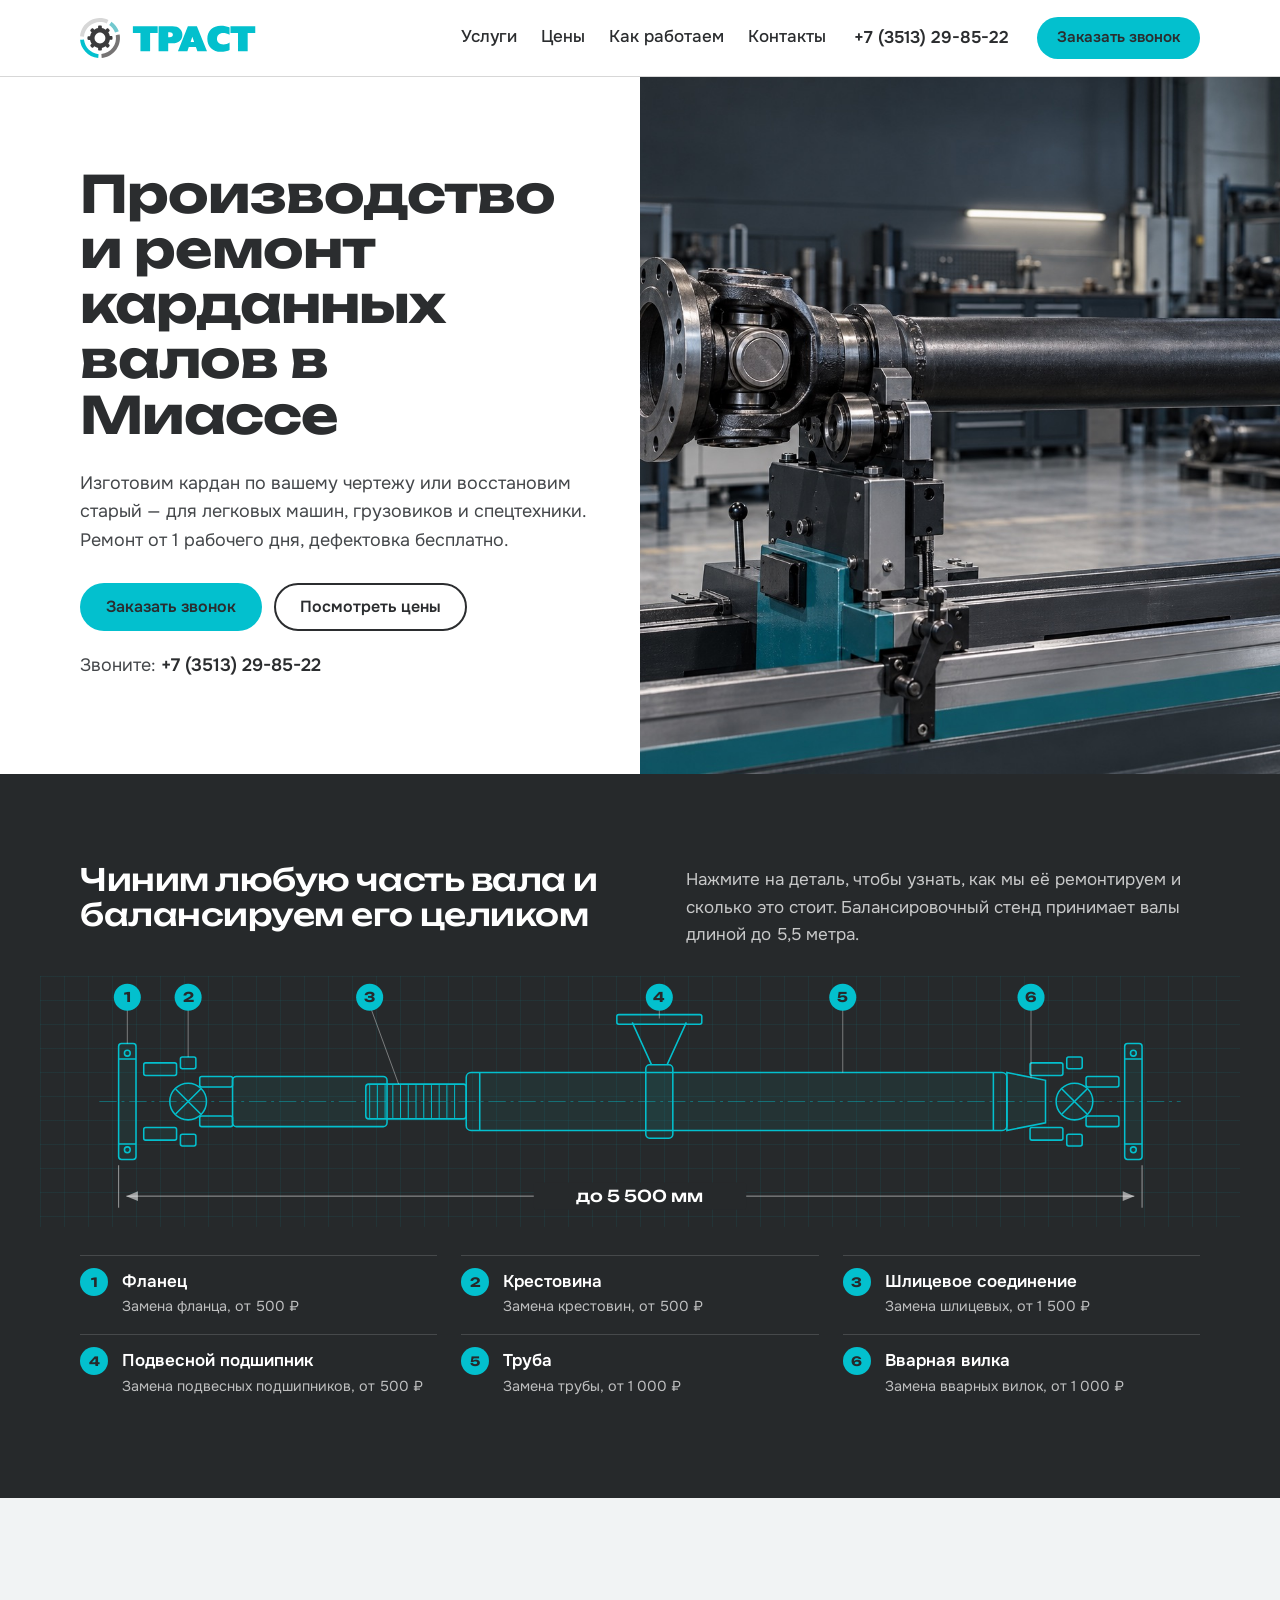
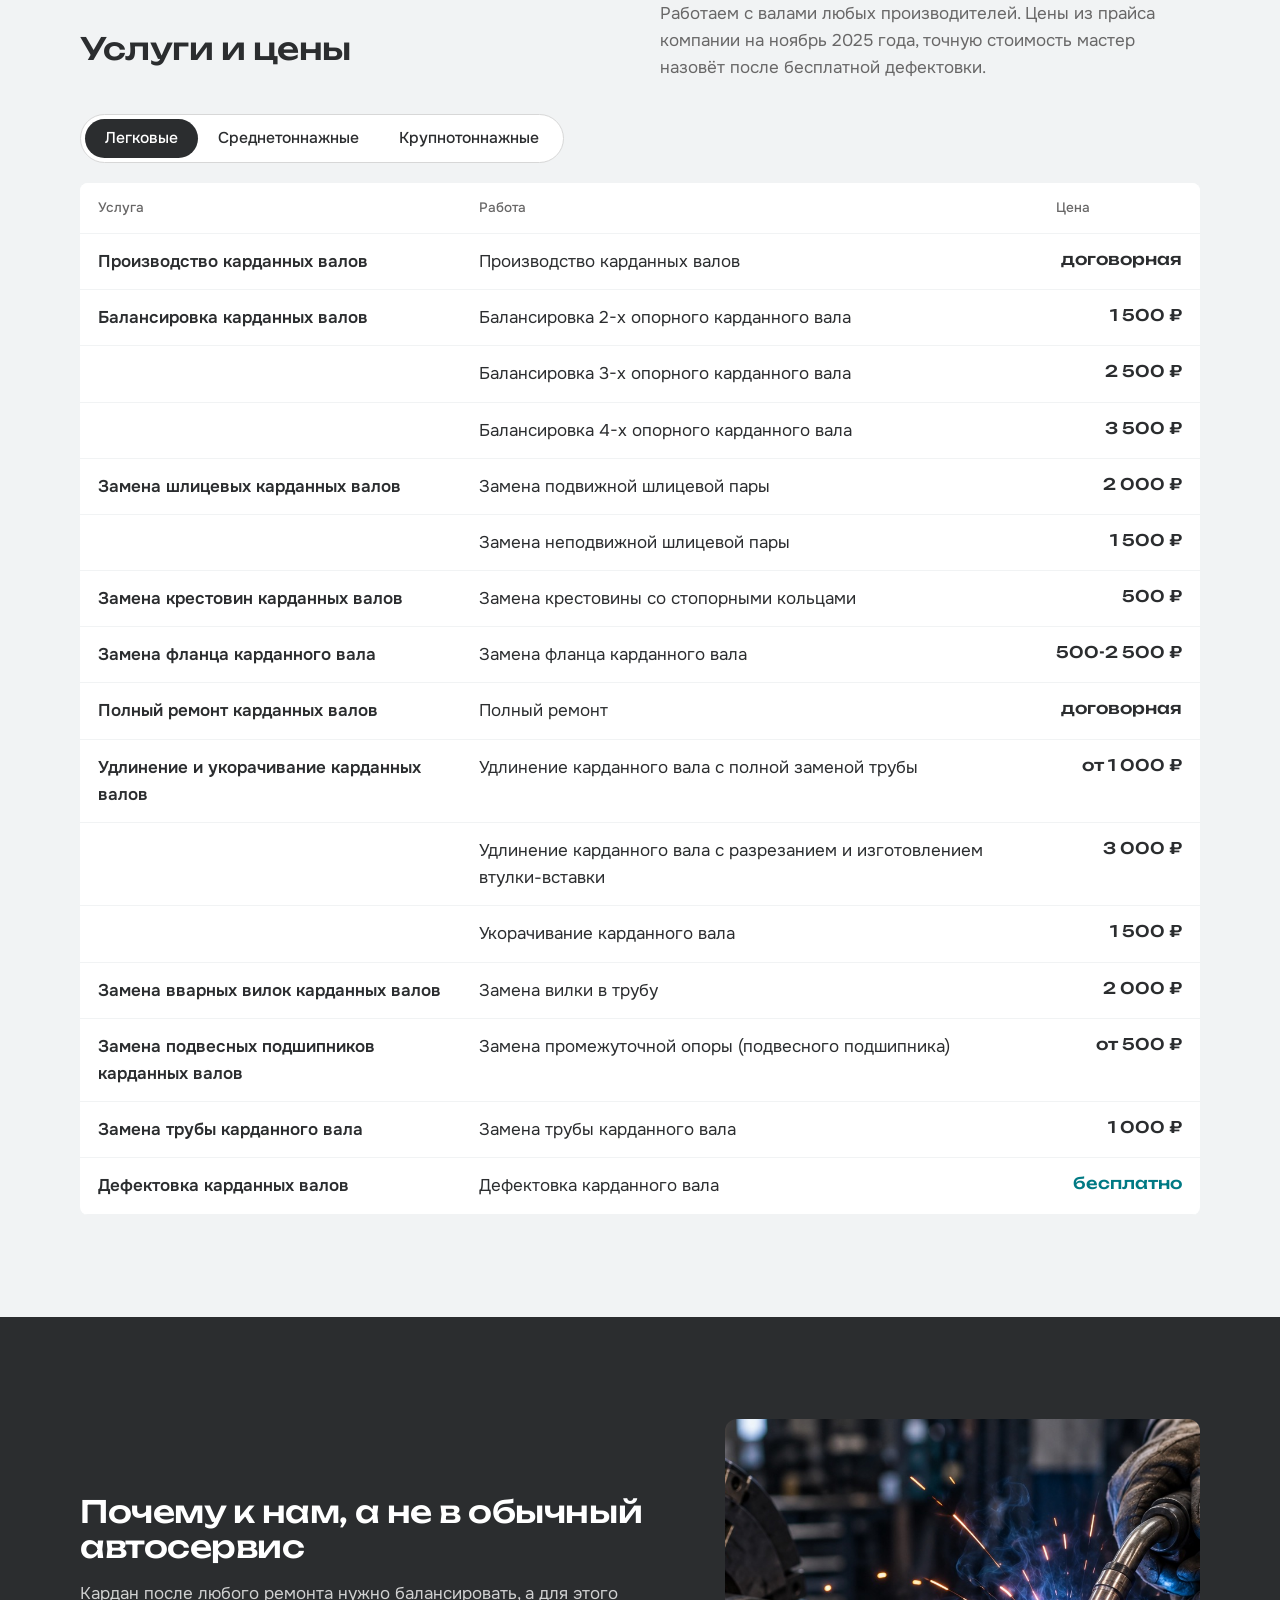
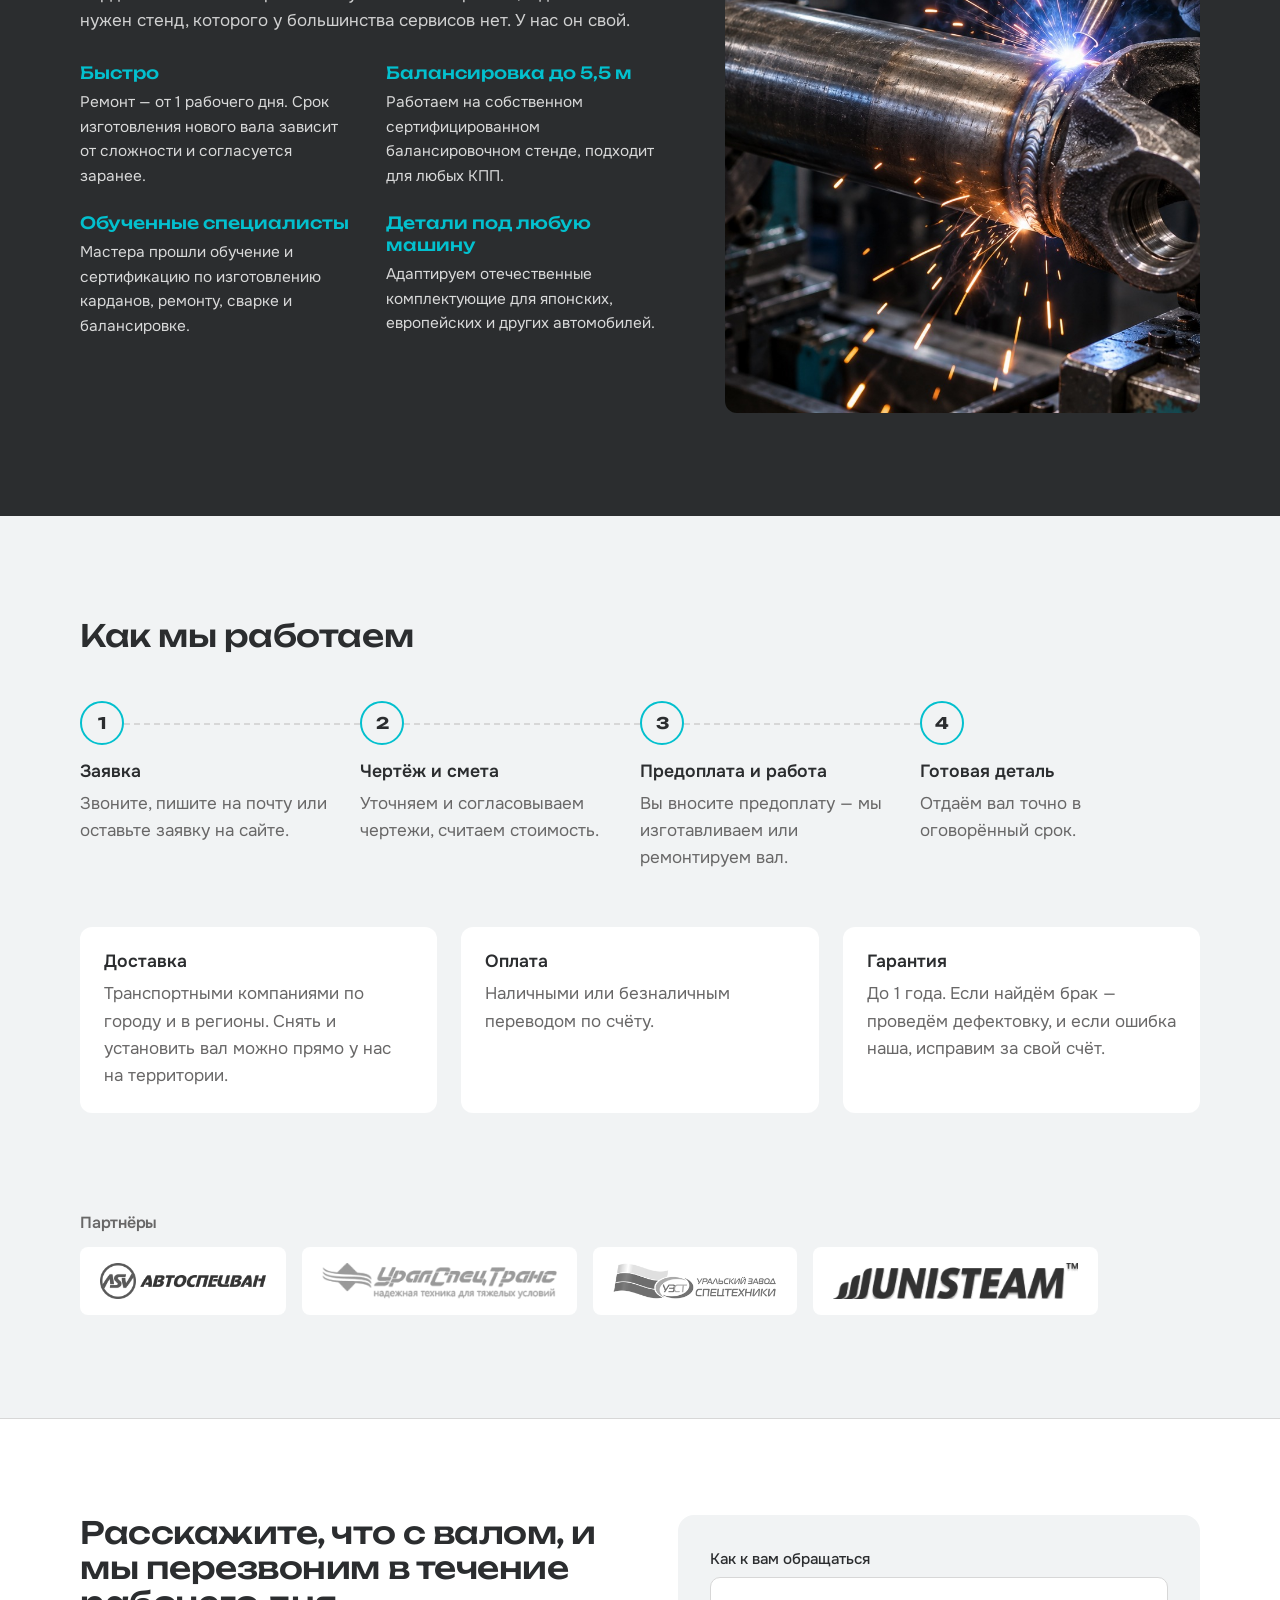
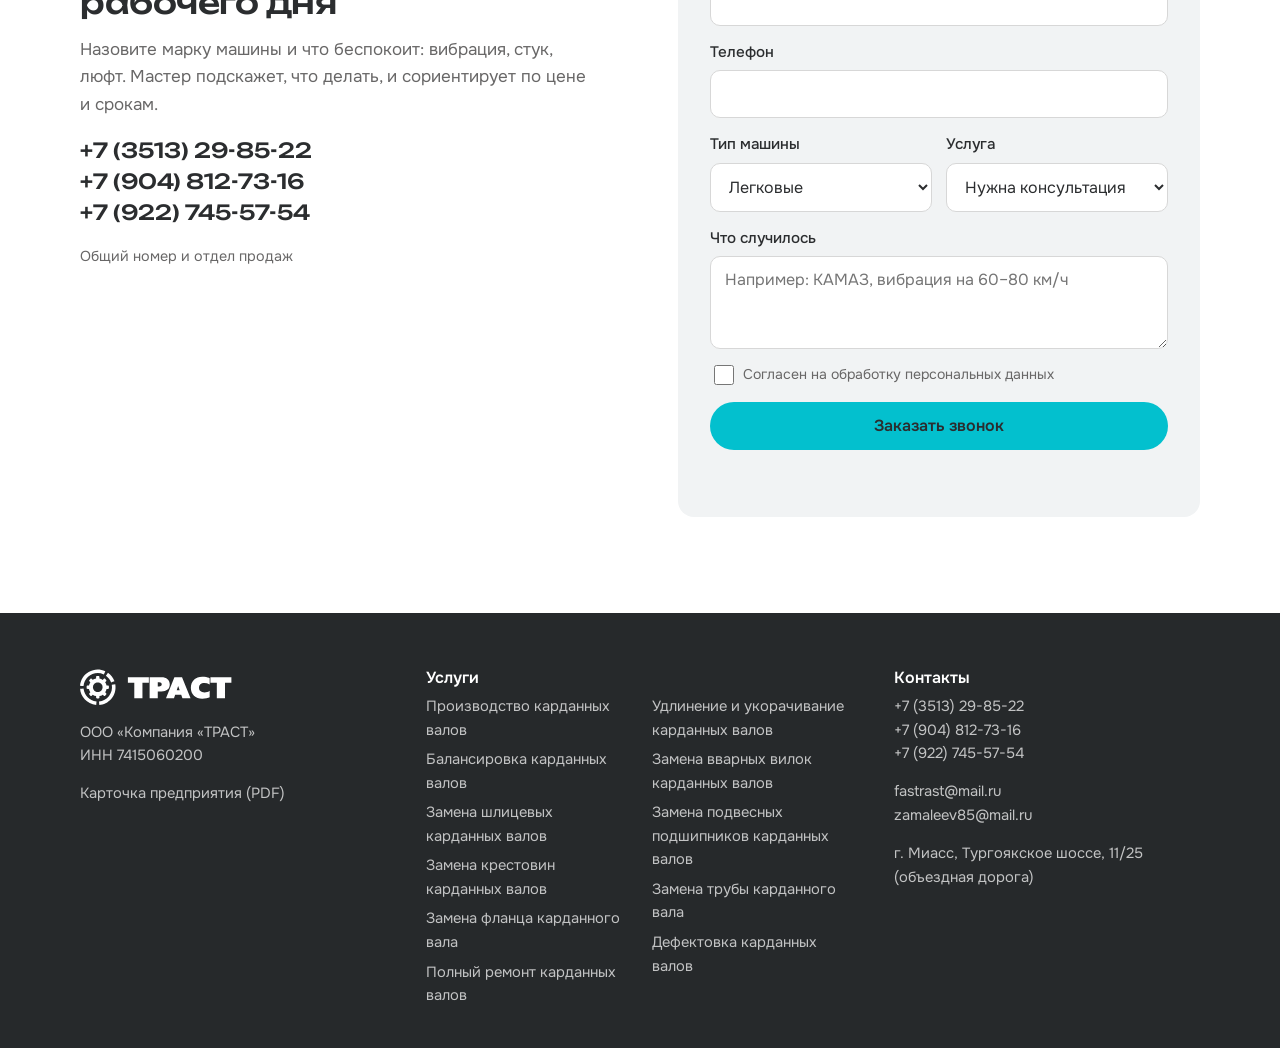
<file: index.html>
<!doctype html>
<html lang="ru">
<head>
<meta charset="utf-8">
<meta name="viewport" content="width=device-width, initial-scale=1">
<title>Производство и ремонт карданных валов в Миассе — Компания «ТРАСТ»</title>
<meta name="description" content="Изготовление, ремонт и балансировка карданных валов любых автомобилей и спецтехники. Миасс, Тургоякское шоссе 11/25.">
<link rel="icon" href="assets/favicon.svg" type="image/svg+xml">
<link rel="preconnect" href="https://fonts.googleapis.com">
<link rel="preconnect" href="https://fonts.gstatic.com" crossorigin>
<link href="https://fonts.googleapis.com/css2?family=Onest:wght@400;500;600&family=Unbounded:wght@500;700&display=swap" rel="stylesheet">
<link rel="stylesheet" href="assets/style.css">
</head>
<body>
<a class="skip" href="#main">Перейти к содержанию</a>
<header class="site-header">
  <div class="wrap header-row">
    <a class="logo" href="" aria-label="ТРАСТ — на главную"><img src="assets/logo.svg" alt="ТРАСТ" width="207" height="47"></a>
    <nav class="nav" aria-label="Основное меню"><a href="services/">Услуги</a><a href="#prices">Цены</a><a href="#how">Как работаем</a><a href="contacts/">Контакты</a></nav>
    <a class="header-phone" href="tel:+73513298522">+7 (3513) 29-85-22</a>
    <a class="btn btn-teal header-cta" href="#callback">Заказать звонок</a>
    <details class="burger"><summary aria-label="Меню"><span></span></summary><nav aria-label="Меню для телефона"><a href="services/">Услуги</a><a href="#prices">Цены</a><a href="#how">Как работаем</a><a href="contacts/">Контакты</a><a href="tel:+73513298522">+7 (3513) 29-85-22</a></nav></details>
  </div>
</header>
<main id="main">

<section class="hero">
  <div class="hero-text">
    <h1>Производство и ремонт карданных валов в Миассе</h1>
    <p>Изготовим кардан по вашему чертежу или восстановим старый — для легковых машин, грузовиков и спецтехники. Ремонт от 1 рабочего дня, дефектовка бесплатно.</p>
    <div class="hero-actions"><a class="btn btn-teal" href="#callback">Заказать звонок</a><a class="btn btn-line" href="#prices">Посмотреть цены</a></div>
    <p class="hero-phone">Звоните: <a href="tel:+73513298522">+7 (3513) 29-85-22</a></p>
  </div>
  <div class="hero-media"><img src="assets/img/ai/hero.jpg" alt="" fetchpriority="high"></div>
</section>
<section class="drawing" aria-labelledby="drawing-h">
  <div class="wrap">
    <div class="drawing-head"><h2 id="drawing-h">Чиним любую часть вала и балансируем его целиком</h2>
      <p>Нажмите на деталь, чтобы узнать, как мы её ремонтируем и сколько это стоит. Балансировочный стенд принимает валы длиной до 5,5 метра.</p></div>
    <div class="shaft-scroll"><svg class="shaft" viewBox="0 0 1160 260" role="img" aria-labelledby="shaft-title">
<title id="shaft-title">Чертёж карданного вала: фланец, крестовина, шлицевое соединение, подвесной подшипник, труба, вварная вилка</title>
<path class="axis" d="M20 130 H1140"/>
<g class="pt pt-flange"><rect x="40" y="70" width="18" height="120" rx="3"/>
  <path d="M40 86 h18 M40 174 h18"/><circle cx="49" cy="80" r="3"/><circle cx="49" cy="180" r="3"/></g>
<g class="pt pt-cross">
  <rect x="66" y="90" width="34" height="13" rx="2"/><rect x="66" y="157" width="34" height="13" rx="2"/>
  <rect x="124" y="104" width="34" height="11" rx="2"/><rect x="124" y="145" width="34" height="11" rx="2"/>
  <circle cx="112" cy="130" r="19"/><path d="M99 117 L125 143 M125 117 L99 143"/>
  <rect x="104" y="84" width="16" height="12" rx="2"/><rect x="104" y="164" width="16" height="12" rx="2"/>
</g>
<g class="pt pt-spline"><rect x="158" y="104" width="160" height="52" rx="4"/><rect x="296" y="112" width="104" height="36" rx="3"/><path d="M300 113 v34"/><path d="M308 113 v34"/><path d="M316 113 v34"/><path d="M324 113 v34"/><path d="M332 113 v34"/><path d="M340 113 v34"/><path d="M348 113 v34"/><path d="M356 113 v34"/><path d="M364 113 v34"/><path d="M372 113 v34"/><path d="M380 113 v34"/><path d="M388 113 v34"/></g>
<g class="pt pt-tube"><rect x="400" y="100" width="560" height="60" rx="5"/><path d="M414 100 v60 M946 100 v60"/></g>
<g class="pt pt-bearing"><rect x="586" y="92" width="28" height="76" rx="4"/><path d="M592 92 L572 48 M608 92 L628 48"/><rect x="556" y="40" width="88" height="10" rx="2"/></g>
<g class="pt pt-yoke"><path d="M960 100 L1000 108 L1000 152 L960 160 Z"/></g>
<g class="pt pt-cross">
  <rect x="984" y="90" width="34" height="13" rx="2"/><rect x="984" y="157" width="34" height="13" rx="2"/>
  <rect x="1042" y="104" width="34" height="11" rx="2"/><rect x="1042" y="145" width="34" height="11" rx="2"/>
  <circle cx="1030" cy="130" r="19"/><path d="M1017 117 L1043 143 M1043 117 L1017 143"/>
  <rect x="1022" y="84" width="16" height="12" rx="2"/><rect x="1022" y="164" width="16" height="12" rx="2"/>
</g>
<g class="pt pt-flange"><rect x="1082" y="70" width="18" height="120" rx="3"/>
  <path d="M1082 86 h18 M1082 174 h18"/><circle cx="1091" cy="80" r="3"/><circle cx="1091" cy="180" r="3"/></g>
<g class="dim"><path d="M40 196 V240 M1100 196 V240"/><path d="M48 228 H1092"/><path d="M48 228 l12 -5 v10 Z M1092 228 l-12 -5 v10 Z" class="arrow"/>
<rect x="470" y="214" width="220" height="28" rx="3" class="dim-bg"/><text x="580" y="234">до 5 500 мм</text></g>
<a href="services/zamena-flantsa-kardannogo-vala/" class="mk"><path class="leader" d="M49 30 L49 70"/><circle cx="49" cy="22" r="14"/><text x="49" y="27">1</text></a><a href="services/zamena-krestovin-kardannykh-valov/" class="mk"><path class="leader" d="M112 30 L112 84"/><circle cx="112" cy="22" r="14"/><text x="112" y="27">2</text></a><a href="services/zamena-shlitsevykh-kardannykh-valov/" class="mk"><path class="leader" d="M300 30 L330 112"/><circle cx="300" cy="22" r="14"/><text x="300" y="27">3</text></a><a href="services/zamena-podvesnykh-podshipnikov-kardannykh-valov/" class="mk"><path class="leader" d="M600 30 L600 44"/><circle cx="600" cy="22" r="14"/><text x="600" y="27">4</text></a><a href="services/zamena-truby-kardannogo-vala/" class="mk"><path class="leader" d="M790 30 L790 100"/><circle cx="790" cy="22" r="14"/><text x="790" y="27">5</text></a><a href="services/zamena-vvarnykh-vilok-kardannykh-valov/" class="mk"><path class="leader" d="M985 30 L985 106"/><circle cx="985" cy="22" r="14"/><text x="985" y="27">6</text></a>
</svg></div>
    <ol class="legend"><li><a href="services/zamena-flantsa-kardannogo-vala/"><span class="num">1</span><span><b>Фланец</b><small>Замена фланца, от 500 ₽</small></span></a></li><li><a href="services/zamena-krestovin-kardannykh-valov/"><span class="num">2</span><span><b>Крестовина</b><small>Замена крестовин, от 500 ₽</small></span></a></li><li><a href="services/zamena-shlitsevykh-kardannykh-valov/"><span class="num">3</span><span><b>Шлицевое соединение</b><small>Замена шлицевых, от 1 500 ₽</small></span></a></li><li><a href="services/zamena-podvesnykh-podshipnikov-kardannykh-valov/"><span class="num">4</span><span><b>Подвесной подшипник</b><small>Замена подвесных подшипников, от 500 ₽</small></span></a></li><li><a href="services/zamena-truby-kardannogo-vala/"><span class="num">5</span><span><b>Труба</b><small>Замена трубы, от 1 000 ₽</small></span></a></li><li><a href="services/zamena-vvarnykh-vilok-kardannykh-valov/"><span class="num">6</span><span><b>Вварная вилка</b><small>Замена вварных вилок, от 1 000 ₽</small></span></a></li></ol>
  </div>
</section>
<section class="section" id="prices">
  <div class="wrap">
    <div class="section-head"><h2>Услуги и цены</h2><p>Работаем с валами любых производителей. Цены из прайса компании на ноябрь 2025 года, точную стоимость мастер назовёт после бесплатной дефектовки.</p></div>
    <div class="tabs" role="tablist" aria-label="Тип машины"><button type="button" role="tab" class="tab" id="tab-0" aria-controls="panel-0" aria-selected="true">Легковые</button><button type="button" role="tab" class="tab" id="tab-1" aria-controls="panel-1" aria-selected="false">Среднетоннажные</button><button type="button" role="tab" class="tab" id="tab-2" aria-controls="panel-2" aria-selected="false">Крупнотоннажные</button></div>
    <div class="panel" role="tabpanel" id="panel-0" aria-labelledby="tab-0"><table class="prices"><thead><tr><th scope="col">Услуга</th><th scope="col">Работа</th><th scope="col">Цена</th></tr></thead><tbody><tr><th scope="row"><a href="services/proizvodstvo-kardannykh-valov/">Производство карданных валов</a></th><td>Производство карданных валов</td><td class="price">договорная</td></tr><tr><th scope="row"><a href="services/balansirovka-kardannykh-valov/">Балансировка карданных валов</a></th><td>Балансировка 2-х опорного карданного вала</td><td class="price">1 500 ₽</td></tr><tr><th scope="row"></th><td>Балансировка 3-х опорного карданного вала</td><td class="price">2 500 ₽</td></tr><tr><th scope="row"></th><td>Балансировка 4-х опорного карданного вала</td><td class="price">3 500 ₽</td></tr><tr><th scope="row"><a href="services/zamena-shlitsevykh-kardannykh-valov/">Замена шлицевых карданных валов</a></th><td>Замена подвижной шлицевой пары</td><td class="price">2 000 ₽</td></tr><tr><th scope="row"></th><td>Замена неподвижной шлицевой пары</td><td class="price">1 500 ₽</td></tr><tr><th scope="row"><a href="services/zamena-krestovin-kardannykh-valov/">Замена крестовин карданных валов</a></th><td>Замена крестовины со стопорными кольцами</td><td class="price">500 ₽</td></tr><tr><th scope="row"><a href="services/zamena-flantsa-kardannogo-vala/">Замена фланца карданного вала</a></th><td>Замена фланца карданного вала</td><td class="price">500-2 500 ₽</td></tr><tr><th scope="row"><a href="services/polnyy-remont-kardannykh-valov/">Полный ремонт карданных валов</a></th><td>Полный ремонт</td><td class="price">договорная</td></tr><tr><th scope="row"><a href="services/udlinenie-i-ukorachivanie-kardannykh-valov/">Удлинение и укорачивание карданных валов</a></th><td>Удлинение карданного вала с полной заменой трубы</td><td class="price">от 1 000 ₽</td></tr><tr><th scope="row"></th><td>Удлинение карданного вала с разрезанием и изготовлением втулки-вставки</td><td class="price">3 000 ₽</td></tr><tr><th scope="row"></th><td>Укорачивание карданного вала</td><td class="price">1 500 ₽</td></tr><tr><th scope="row"><a href="services/zamena-vvarnykh-vilok-kardannykh-valov/">Замена вварных вилок карданных валов</a></th><td>Замена вилки в трубу</td><td class="price">2 000 ₽</td></tr><tr><th scope="row"><a href="services/zamena-podvesnykh-podshipnikov-kardannykh-valov/">Замена подвесных подшипников карданных валов</a></th><td>Замена промежуточной опоры (подвесного подшипника)</td><td class="price">от 500 ₽</td></tr><tr><th scope="row"><a href="services/zamena-truby-kardannogo-vala/">Замена трубы карданного вала</a></th><td>Замена трубы карданного вала</td><td class="price">1 000 ₽</td></tr><tr><th scope="row"><a href="services/defektovka-kardannykh-valov/">Дефектовка карданных валов</a></th><td>Дефектовка карданного вала</td><td class="price free">бесплатно</td></tr></tbody></table></div><div class="panel" role="tabpanel" id="panel-1" aria-labelledby="tab-1" hidden><table class="prices"><thead><tr><th scope="col">Услуга</th><th scope="col">Работа</th><th scope="col">Цена</th></tr></thead><tbody><tr><th scope="row"><a href="services/proizvodstvo-kardannykh-valov/">Производство карданных валов</a></th><td>Производство карданных валов</td><td class="price">договорная</td></tr><tr><th scope="row"><a href="services/balansirovka-kardannykh-valov/">Балансировка карданных валов</a></th><td>Балансировка 2-х опорного карданного вала</td><td class="price">2 500 ₽</td></tr><tr><th scope="row"></th><td>Балансировка 3-х опорного карданного вала</td><td class="price">3 500 ₽</td></tr><tr><th scope="row"></th><td>Балансировка 4-х опорного карданного вала</td><td class="price">5 000 ₽</td></tr><tr><th scope="row"><a href="services/zamena-shlitsevykh-kardannykh-valov/">Замена шлицевых карданных валов</a></th><td>Замена подвижной шлицевой пары</td><td class="price">2 500 ₽</td></tr><tr><th scope="row"></th><td>Замена неподвижной шлицевой пары</td><td class="price">2 500 ₽</td></tr><tr><th scope="row"><a href="services/zamena-krestovin-kardannykh-valov/">Замена крестовин карданных валов</a></th><td>Замена крестовины</td><td class="price">800 ₽</td></tr><tr><th scope="row"><a href="services/zamena-flantsa-kardannogo-vala/">Замена фланца карданного вала</a></th><td>Замена фланца карданного вала</td><td class="price">800 ₽</td></tr><tr><th scope="row"><a href="services/polnyy-remont-kardannykh-valov/">Полный ремонт карданных валов</a></th><td>Полный ремонт</td><td class="price">договорная</td></tr><tr><th scope="row"><a href="services/udlinenie-i-ukorachivanie-kardannykh-valov/">Удлинение и укорачивание карданных валов</a></th><td>Удлинение карданного вала с полной заменой трубы</td><td class="price">от 1 500 ₽</td></tr><tr><th scope="row"></th><td>Удлинение карданного вала с разрезанием и изготовлением втулки-вставки</td><td class="price">3 500 ₽</td></tr><tr><th scope="row"></th><td>Укорачивание карданного вала</td><td class="price">1 500 ₽</td></tr><tr><th scope="row"><a href="services/zamena-vvarnykh-vilok-kardannykh-valov/">Замена вварных вилок карданных валов</a></th><td>Замена вилки в трубу</td><td class="price">2 500 ₽</td></tr><tr><th scope="row"><a href="services/zamena-podvesnykh-podshipnikov-kardannykh-valov/">Замена подвесных подшипников карданных валов</a></th><td>Замена промежуточной опоры (подвесного подшипника)</td><td class="price">от 800 ₽</td></tr><tr><th scope="row"><a href="services/zamena-truby-kardannogo-vala/">Замена трубы карданного вала</a></th><td>Замена трубы карданного вала</td><td class="price">1 500 ₽</td></tr><tr><th scope="row"><a href="services/defektovka-kardannykh-valov/">Дефектовка карданных валов</a></th><td>Дефектовка карданного вала</td><td class="price free">бесплатно</td></tr></tbody></table></div><div class="panel" role="tabpanel" id="panel-2" aria-labelledby="tab-2" hidden><table class="prices"><thead><tr><th scope="col">Услуга</th><th scope="col">Работа</th><th scope="col">Цена</th></tr></thead><tbody><tr><th scope="row"><a href="services/proizvodstvo-kardannykh-valov/">Производство карданных валов</a></th><td>Производство карданных валов</td><td class="price">договорная</td></tr><tr><th scope="row"><a href="services/balansirovka-kardannykh-valov/">Балансировка карданных валов</a></th><td>Балансировка 2-х опорного карданного вала</td><td class="price">5 000 ₽</td></tr><tr><th scope="row"></th><td>Балансировка 3-х опорного карданного вала</td><td class="price">7 500 ₽</td></tr><tr><th scope="row"></th><td>Балансировка 4-х опорного карданного вала</td><td class="price">10 000 ₽</td></tr><tr><th scope="row"><a href="services/zamena-shlitsevykh-kardannykh-valov/">Замена шлицевых карданных валов</a></th><td>Замена подвижной шлицевой пары</td><td class="price">3 000 ₽</td></tr><tr><th scope="row"></th><td>Замена неподвижной шлицевой пары</td><td class="price">3 000 ₽</td></tr><tr><th scope="row"><a href="services/zamena-krestovin-kardannykh-valov/">Замена крестовин карданных валов</a></th><td>Замена крестовины</td><td class="price">1 500 ₽</td></tr><tr><th scope="row"><a href="services/zamena-flantsa-kardannogo-vala/">Замена фланца карданного вала</a></th><td>Замена фланца карданного вала</td><td class="price">1 500 ₽</td></tr><tr><th scope="row"><a href="services/polnyy-remont-kardannykh-valov/">Полный ремонт карданных валов</a></th><td>Полный ремонт</td><td class="price">договорная</td></tr><tr><th scope="row"><a href="services/udlinenie-i-ukorachivanie-kardannykh-valov/">Удлинение и укорачивание карданных валов</a></th><td>Удлинение карданного вала с полной заменой трубы</td><td class="price">2 000 ₽</td></tr><tr><th scope="row"></th><td>Удлинение карданного вала с разрезанием и изготовлением втулки-вставки</td><td class="price">3 000 ₽</td></tr><tr><th scope="row"></th><td>Укорачивание карданного вала</td><td class="price">2 000 ₽</td></tr><tr><th scope="row"><a href="services/zamena-vvarnykh-vilok-kardannykh-valov/">Замена вварных вилок карданных валов</a></th><td>Замена вилки в трубу</td><td class="price">1 000 ₽</td></tr><tr><th scope="row"><a href="services/zamena-podvesnykh-podshipnikov-kardannykh-valov/">Замена подвесных подшипников карданных валов</a></th><td>Замена промежуточной опоры (подвесного подшипника)</td><td class="price">1 000 ₽</td></tr><tr><th scope="row"><a href="services/zamena-truby-kardannogo-vala/">Замена трубы карданного вала</a></th><td>Замена трубы карданного вала</td><td class="price">2 500 ₽</td></tr><tr><th scope="row"><a href="services/defektovka-kardannykh-valov/">Дефектовка карданных валов</a></th><td>Дефектовка карданного вала</td><td class="price free">бесплатно</td></tr></tbody></table></div>
  </div>
</section>
<section class="section dark">
  <div class="wrap adv-grid">
    <div><h2>Почему к нам, а не в обычный автосервис</h2>
      <p>Кардан после любого ремонта нужно балансировать, а для этого нужен стенд, которого у большинства сервисов нет. У нас он свой.</p>
      <dl class="adv"><div><dt>Быстро</dt><dd>Ремонт — от 1 рабочего дня. Срок изготовления нового вала зависит от сложности и согласуется заранее.</dd></div><div><dt>Балансировка до 5,5 м</dt><dd>Работаем на собственном сертифицированном балансировочном стенде, подходит для любых КПП.</dd></div><div><dt>Обученные специалисты</dt><dd>Мастера прошли обучение и сертификацию по изготовлению карданов, ремонту, сварке и балансировке.</dd></div><div><dt>Детали под любую машину</dt><dd>Адаптируем отечественные комплектующие для японских, европейских и других автомобилей.</dd></div></dl></div>
    <figure class="adv-photo"><img src="assets/img/ai/welding.jpg" alt="" loading="lazy"></figure>
  </div>
</section>
<section class="section" id="how">
  <div class="wrap">
    <div class="section-head"><h2>Как мы работаем</h2></div>
    <ol class="steps"><li><h3>Заявка</h3><p>Звоните, пишите на почту или оставьте заявку на сайте.</p></li><li><h3>Чертёж и смета</h3><p>Уточняем и согласовываем чертежи, считаем стоимость.</p></li><li><h3>Предоплата и работа</h3><p>Вы вносите предоплату — мы изготавливаем или ремонтируем вал.</p></li><li><h3>Готовая деталь</h3><p>Отдаём вал точно в оговорённый срок.</p></li></ol>
    <div class="buyer"><div><h3>Доставка</h3><p>Транспортными компаниями по городу и в регионы. Снять и установить вал можно прямо у нас на территории.</p></div><div><h3>Оплата</h3><p>Наличными или безналичным переводом по счёту.</p></div><div><h3>Гарантия</h3><p>До 1 года. Если найдём брак — проведём дефектовку, и если ошибка наша, исправим за свой счёт.</p></div></div>
  </div>
</section>
<section class="section partners-sec">
  <div class="wrap"><h2 class="small-h">Партнёры</h2><ul class="partners"><li><img src="assets/img/partners/p1.png" alt="Автоспецван" loading="lazy"></li><li><img src="assets/img/partners/p2.png" alt="УралСпецТранс" loading="lazy"></li><li><img src="assets/img/partners/p3.png" alt="Партнёр" loading="lazy"></li><li><img src="assets/img/partners/p4.png" alt="Партнёр" loading="lazy"></li></ul></div>
</section>

<section class="callback" id="callback">
  <div class="wrap callback-grid">
    <div class="callback-intro">
      <h2>Расскажите, что с валом, и мы перезвоним в течение рабочего дня</h2>
      <p>Назовите марку машины и что беспокоит: вибрация, стук, люфт. Мастер подскажет, что делать, и сориентирует по цене и срокам.</p>
      <p class="callback-phones"><a href="tel:+73513298522">+7 (3513) 29-85-22</a><a href="tel:+79048127316">+7 (904) 812-73-16</a><a href="tel:+79227455754">+7 (922) 745-57-54</a></p>
      <p class="muted-inv">Общий номер и отдел продаж</p>
    </div>
    <form class="request-form" data-mailto="fastrast@mail.ru" novalidate>
      <label>Как к вам обращаться<input name="name" autocomplete="name" required></label>
      <label>Телефон<input name="phone" type="tel" autocomplete="tel" inputmode="tel" required></label>
      <div class="form-row">
        <label>Тип машины<select name="class"><option>Легковые</option><option>Среднетоннажные</option><option>Крупнотоннажные</option></select></label>
        <label>Услуга<select name="service"><option value="">Нужна консультация</option><option>Производство карданных валов</option><option>Балансировка карданных валов</option><option>Замена шлицевых карданных валов</option><option>Замена крестовин карданных валов</option><option>Замена фланца карданного вала</option><option>Полный ремонт карданных валов</option><option>Удлинение и укорачивание карданных валов</option><option>Замена вварных вилок карданных валов</option><option>Замена подвесных подшипников карданных валов</option><option>Замена трубы карданного вала</option><option>Дефектовка карданных валов</option></select></label>
      </div>
      <label>Что случилось<textarea name="comment" rows="3" placeholder="Например: КАМАЗ, вибрация на 60–80 км/ч"></textarea></label>
      <label class="check"><input type="checkbox" name="consent" required><span>Согласен на обработку персональных данных</span></label>
      <button class="btn btn-teal" type="submit">Заказать звонок</button>
      <p class="form-status" role="status" aria-live="polite"></p>
    </form>
  </div>
</section>
</main>
<footer class="site-footer">
  <div class="wrap footer-grid">
    <div><img src="assets/logo-footer.svg" alt="ТРАСТ" width="160" height="36" class="footer-logo">
      <p>ООО «Компания «ТРАСТ»<br>ИНН 7415060200</p>
      <p><a href="assets/requisites_trust.pdf">Карточка предприятия (PDF)</a></p></div>
    <div class="footer-services"><h3>Услуги</h3><ul><li><a href="services/proizvodstvo-kardannykh-valov/">Производство карданных валов</a></li><li><a href="services/balansirovka-kardannykh-valov/">Балансировка карданных валов</a></li><li><a href="services/zamena-shlitsevykh-kardannykh-valov/">Замена шлицевых карданных валов</a></li><li><a href="services/zamena-krestovin-kardannykh-valov/">Замена крестовин карданных валов</a></li><li><a href="services/zamena-flantsa-kardannogo-vala/">Замена фланца карданного вала</a></li><li><a href="services/polnyy-remont-kardannykh-valov/">Полный ремонт карданных валов</a></li><li><a href="services/udlinenie-i-ukorachivanie-kardannykh-valov/">Удлинение и укорачивание карданных валов</a></li><li><a href="services/zamena-vvarnykh-vilok-kardannykh-valov/">Замена вварных вилок карданных валов</a></li><li><a href="services/zamena-podvesnykh-podshipnikov-kardannykh-valov/">Замена подвесных подшипников карданных валов</a></li><li><a href="services/zamena-truby-kardannogo-vala/">Замена трубы карданного вала</a></li><li><a href="services/defektovka-kardannykh-valov/">Дефектовка карданных валов</a></li></ul></div>
    <div><h3>Контакты</h3><p><a href="tel:+73513298522">+7 (3513) 29-85-22</a><br><a href="tel:+79048127316">+7 (904) 812-73-16</a><br><a href="tel:+79227455754">+7 (922) 745-57-54</a></p>
      <p><a href="mailto:fastrast@mail.ru">fastrast@mail.ru</a><br><a href="mailto:zamaleev85@mail.ru">zamaleev85@mail.ru</a></p><p>г. Миасс, Тургоякское шоссе, 11/25 (объездная дорога)</p></div>
  </div>
</footer>
<script src="assets/main.js" defer></script>
</body>
</html>
</file>
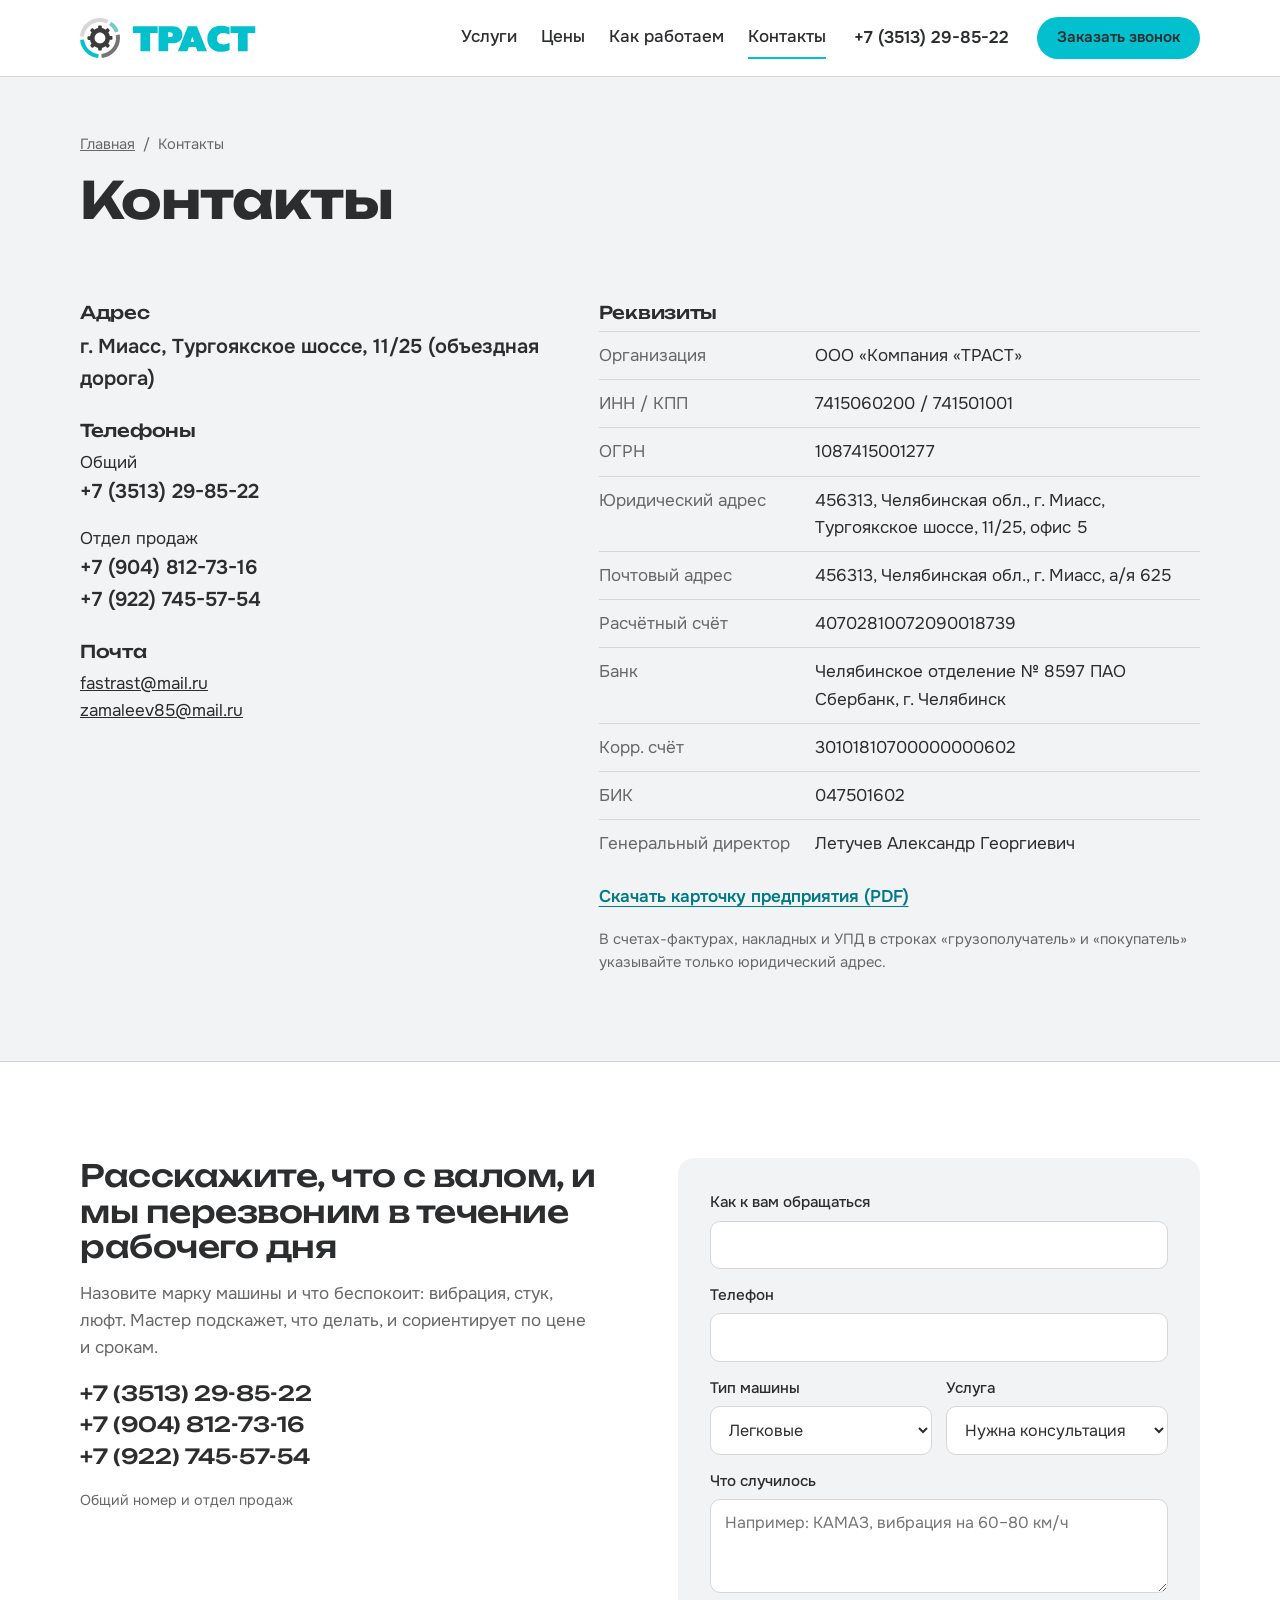
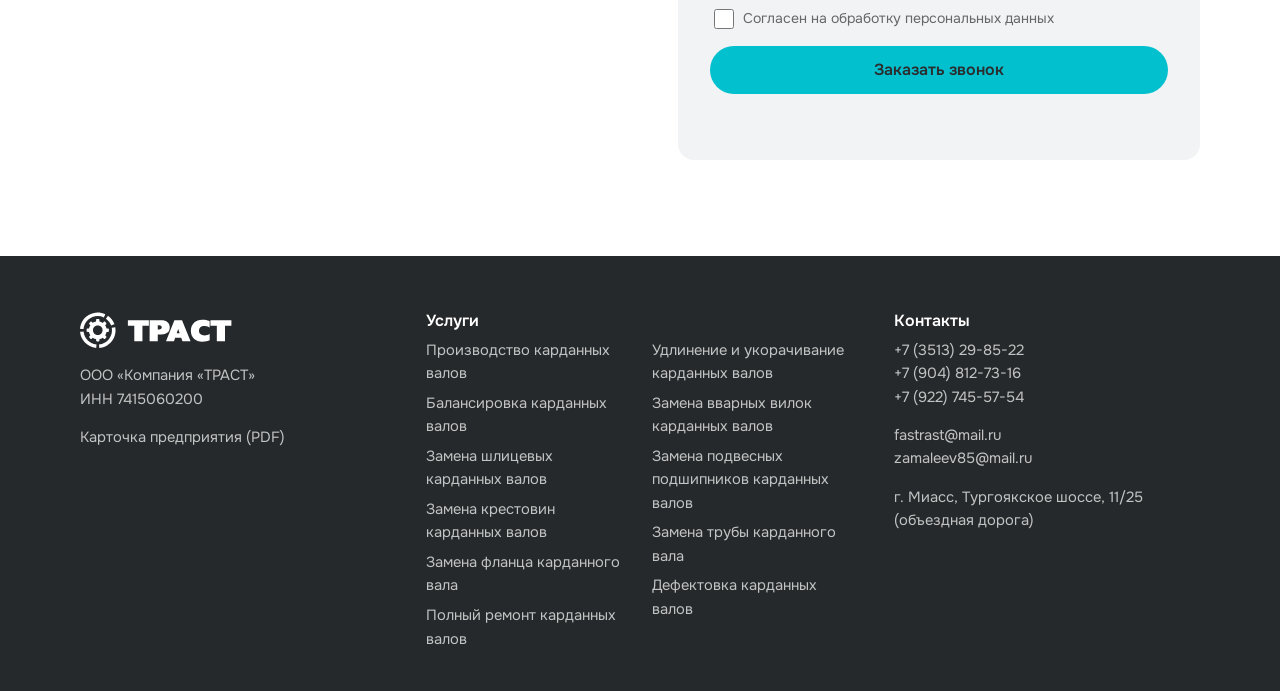
<file: contacts/index.html>
<!doctype html>
<html lang="ru">
<head>
<meta charset="utf-8">
<meta name="viewport" content="width=device-width, initial-scale=1">
<title>Контакты — Компания «ТРАСТ», Миасс</title>
<meta name="description" content="Адрес, телефоны и реквизиты.">
<link rel="icon" href="../assets/favicon.svg" type="image/svg+xml">
<link rel="preconnect" href="https://fonts.googleapis.com">
<link rel="preconnect" href="https://fonts.gstatic.com" crossorigin>
<link href="https://fonts.googleapis.com/css2?family=Onest:wght@400;500;600&family=Unbounded:wght@500;700&display=swap" rel="stylesheet">
<link rel="stylesheet" href="../assets/style.css">
</head>
<body>
<a class="skip" href="#main">Перейти к содержанию</a>
<header class="site-header">
  <div class="wrap header-row">
    <a class="logo" href="../" aria-label="ТРАСТ — на главную"><img src="../assets/logo.svg" alt="ТРАСТ" width="207" height="47"></a>
    <nav class="nav" aria-label="Основное меню"><a href="../services/">Услуги</a><a href="../#prices">Цены</a><a href="../#how">Как работаем</a><a href="../contacts/" aria-current="page">Контакты</a></nav>
    <a class="header-phone" href="tel:+73513298522">+7 (3513) 29-85-22</a>
    <a class="btn btn-teal header-cta" href="#callback">Заказать звонок</a>
    <details class="burger"><summary aria-label="Меню"><span></span></summary><nav aria-label="Меню для телефона"><a href="../services/">Услуги</a><a href="../#prices">Цены</a><a href="../#how">Как работаем</a><a href="../contacts/" aria-current="page">Контакты</a><a href="tel:+73513298522">+7 (3513) 29-85-22</a></nav></details>
  </div>
</header>
<main id="main">
<section class="page-head"><div class="wrap"><nav class="crumbs"><a href="../">Главная</a><span>/</span>Контакты</nav><h1>Контакты</h1></div></section>
<div class="wrap contacts-grid">
  <div>
    <h2>Адрес</h2><p class="big">г. Миасс, Тургоякское шоссе, 11/25 (объездная дорога)</p>
    <h2>Телефоны</h2>
    <p>Общий<br><a class="big" href="tel:+73513298522">+7 (3513) 29-85-22</a></p>
    <p>Отдел продаж<br><a class="big" href="tel:+79048127316">+7 (904) 812-73-16</a><br><a class="big" href="tel:+79227455754">+7 (922) 745-57-54</a></p>
    <h2>Почта</h2><p><a href="mailto:fastrast@mail.ru">fastrast@mail.ru</a><br><a href="mailto:zamaleev85@mail.ru">zamaleev85@mail.ru</a></p>
  </div>
  <div><h2>Реквизиты</h2><dl class="requisites"><div><dt>Организация</dt><dd>ООО «Компания «ТРАСТ»</dd></div><div><dt>ИНН / КПП</dt><dd>7415060200 / 741501001</dd></div><div><dt>ОГРН</dt><dd>1087415001277</dd></div><div><dt>Юридический адрес</dt><dd>456313, Челябинская обл., г. Миасс, Тургоякское шоссе, 11/25, офис 5</dd></div><div><dt>Почтовый адрес</dt><dd>456313, Челябинская обл., г. Миасс, а/я 625</dd></div><div><dt>Расчётный счёт</dt><dd>40702810072090018739</dd></div><div><dt>Банк</dt><dd>Челябинское отделение № 8597 ПАО Сбербанк, г. Челябинск</dd></div><div><dt>Корр. счёт</dt><dd>30101810700000000602</dd></div><div><dt>БИК</dt><dd>047501602</dd></div><div><dt>Генеральный директор</dt><dd>Летучев Александр Георгиевич</dd></div></dl>
    <p><a class="text-link" href="../assets/requisites_trust.pdf">Скачать карточку предприятия (PDF)</a></p>
    <p class="muted">В счетах-фактурах, накладных и УПД в строках «грузополучатель» и «покупатель» указывайте только юридический адрес.</p></div>
</div>
<section class="callback" id="callback">
  <div class="wrap callback-grid">
    <div class="callback-intro">
      <h2>Расскажите, что с валом, и мы перезвоним в течение рабочего дня</h2>
      <p>Назовите марку машины и что беспокоит: вибрация, стук, люфт. Мастер подскажет, что делать, и сориентирует по цене и срокам.</p>
      <p class="callback-phones"><a href="tel:+73513298522">+7 (3513) 29-85-22</a><a href="tel:+79048127316">+7 (904) 812-73-16</a><a href="tel:+79227455754">+7 (922) 745-57-54</a></p>
      <p class="muted-inv">Общий номер и отдел продаж</p>
    </div>
    <form class="request-form" data-mailto="fastrast@mail.ru" novalidate>
      <label>Как к вам обращаться<input name="name" autocomplete="name" required></label>
      <label>Телефон<input name="phone" type="tel" autocomplete="tel" inputmode="tel" required></label>
      <div class="form-row">
        <label>Тип машины<select name="class"><option>Легковые</option><option>Среднетоннажные</option><option>Крупнотоннажные</option></select></label>
        <label>Услуга<select name="service"><option value="">Нужна консультация</option><option>Производство карданных валов</option><option>Балансировка карданных валов</option><option>Замена шлицевых карданных валов</option><option>Замена крестовин карданных валов</option><option>Замена фланца карданного вала</option><option>Полный ремонт карданных валов</option><option>Удлинение и укорачивание карданных валов</option><option>Замена вварных вилок карданных валов</option><option>Замена подвесных подшипников карданных валов</option><option>Замена трубы карданного вала</option><option>Дефектовка карданных валов</option></select></label>
      </div>
      <label>Что случилось<textarea name="comment" rows="3" placeholder="Например: КАМАЗ, вибрация на 60–80 км/ч"></textarea></label>
      <label class="check"><input type="checkbox" name="consent" required><span>Согласен на обработку персональных данных</span></label>
      <button class="btn btn-teal" type="submit">Заказать звонок</button>
      <p class="form-status" role="status" aria-live="polite"></p>
    </form>
  </div>
</section>
</main>
<footer class="site-footer">
  <div class="wrap footer-grid">
    <div><img src="../assets/logo-footer.svg" alt="ТРАСТ" width="160" height="36" class="footer-logo">
      <p>ООО «Компания «ТРАСТ»<br>ИНН 7415060200</p>
      <p><a href="../assets/requisites_trust.pdf">Карточка предприятия (PDF)</a></p></div>
    <div class="footer-services"><h3>Услуги</h3><ul><li><a href="../services/proizvodstvo-kardannykh-valov/">Производство карданных валов</a></li><li><a href="../services/balansirovka-kardannykh-valov/">Балансировка карданных валов</a></li><li><a href="../services/zamena-shlitsevykh-kardannykh-valov/">Замена шлицевых карданных валов</a></li><li><a href="../services/zamena-krestovin-kardannykh-valov/">Замена крестовин карданных валов</a></li><li><a href="../services/zamena-flantsa-kardannogo-vala/">Замена фланца карданного вала</a></li><li><a href="../services/polnyy-remont-kardannykh-valov/">Полный ремонт карданных валов</a></li><li><a href="../services/udlinenie-i-ukorachivanie-kardannykh-valov/">Удлинение и укорачивание карданных валов</a></li><li><a href="../services/zamena-vvarnykh-vilok-kardannykh-valov/">Замена вварных вилок карданных валов</a></li><li><a href="../services/zamena-podvesnykh-podshipnikov-kardannykh-valov/">Замена подвесных подшипников карданных валов</a></li><li><a href="../services/zamena-truby-kardannogo-vala/">Замена трубы карданного вала</a></li><li><a href="../services/defektovka-kardannykh-valov/">Дефектовка карданных валов</a></li></ul></div>
    <div><h3>Контакты</h3><p><a href="tel:+73513298522">+7 (3513) 29-85-22</a><br><a href="tel:+79048127316">+7 (904) 812-73-16</a><br><a href="tel:+79227455754">+7 (922) 745-57-54</a></p>
      <p><a href="mailto:fastrast@mail.ru">fastrast@mail.ru</a><br><a href="mailto:zamaleev85@mail.ru">zamaleev85@mail.ru</a></p><p>г. Миасс, Тургоякское шоссе, 11/25 (объездная дорога)</p></div>
  </div>
</footer>
<script src="../assets/main.js" defer></script>
</body>
</html>
</file>
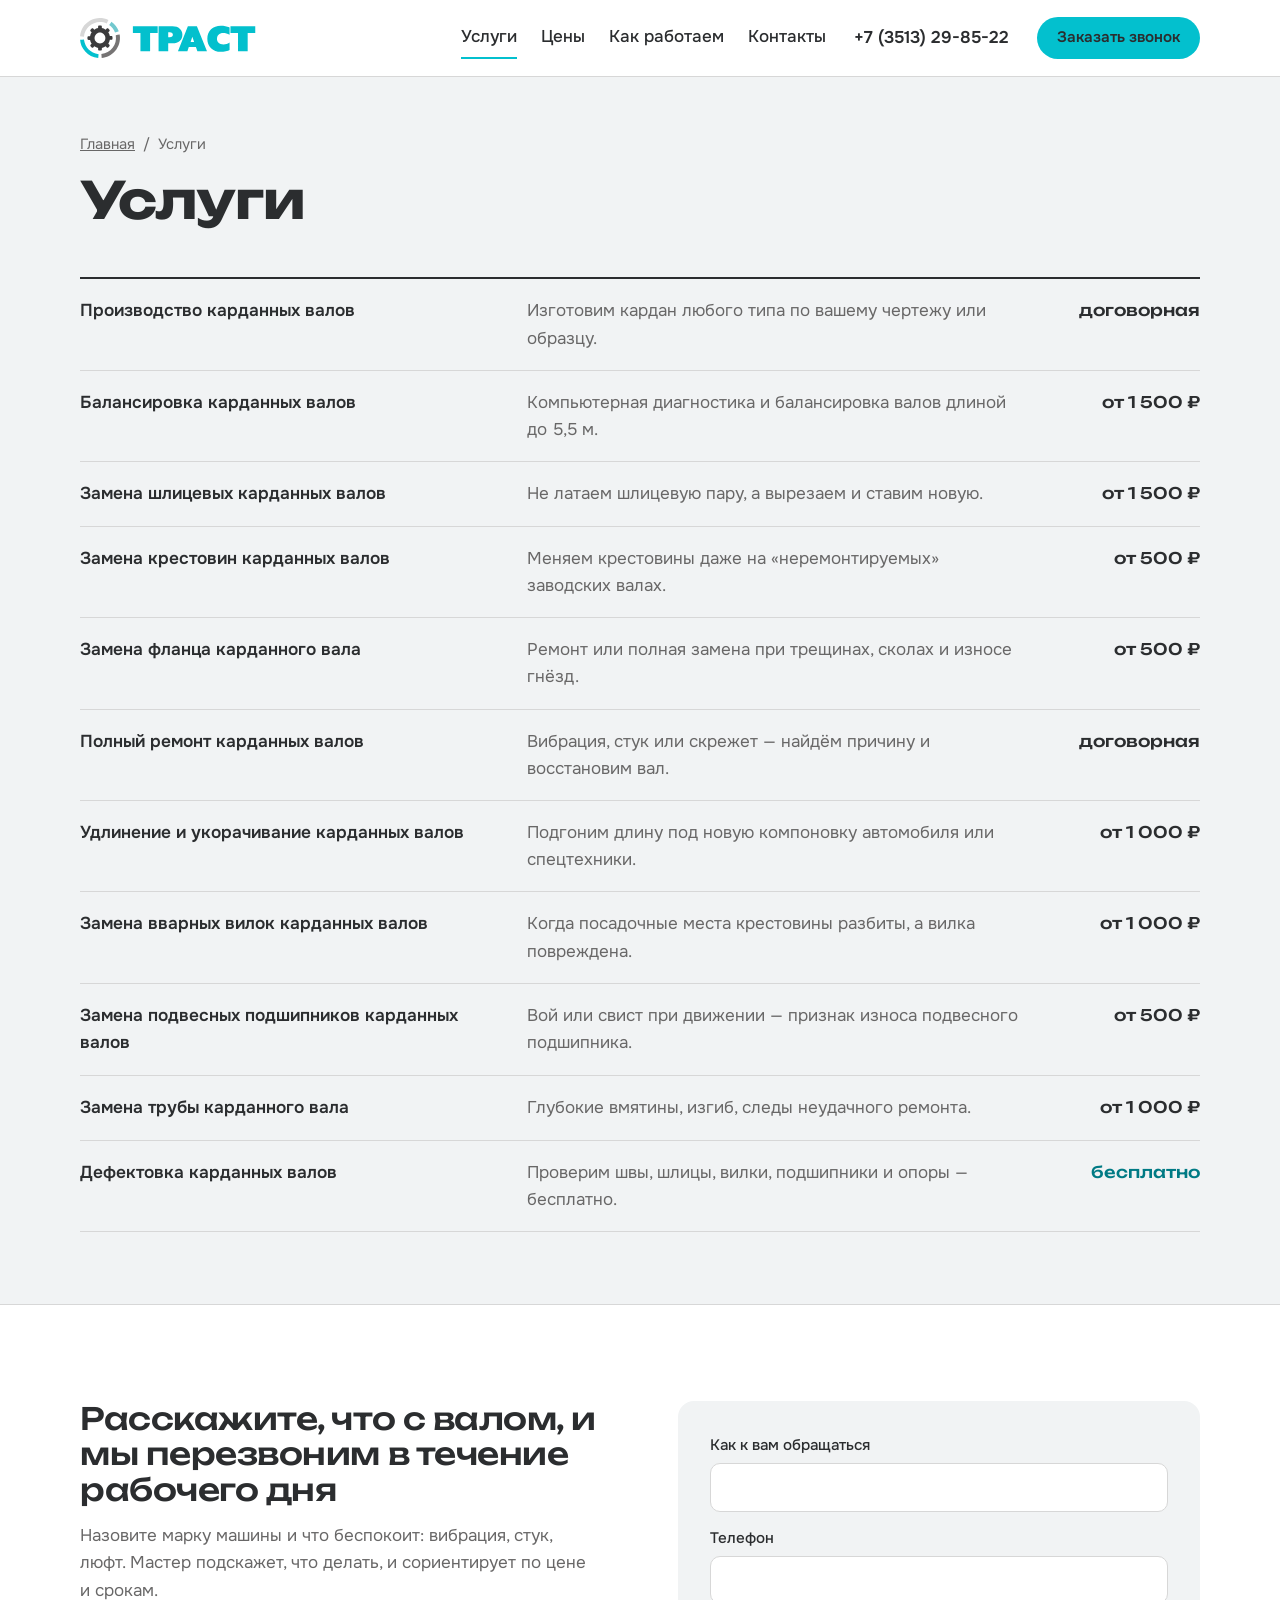
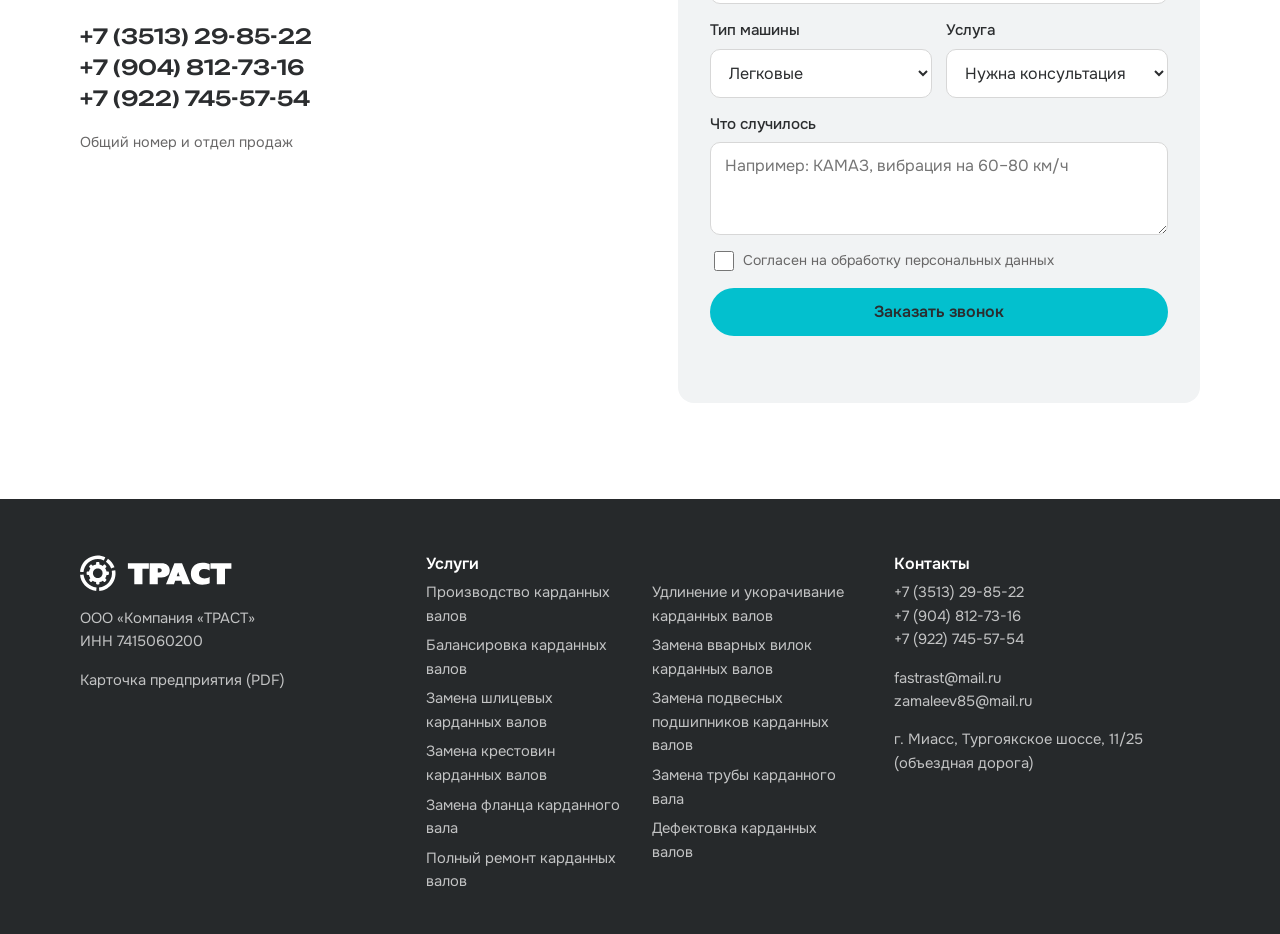
<file: services/index.html>
<!doctype html>
<html lang="ru">
<head>
<meta charset="utf-8">
<meta name="viewport" content="width=device-width, initial-scale=1">
<title>Услуги — Компания «ТРАСТ»</title>
<meta name="description" content="Производство, ремонт и балансировка карданных валов.">
<link rel="icon" href="../assets/favicon.svg" type="image/svg+xml">
<link rel="preconnect" href="https://fonts.googleapis.com">
<link rel="preconnect" href="https://fonts.gstatic.com" crossorigin>
<link href="https://fonts.googleapis.com/css2?family=Onest:wght@400;500;600&family=Unbounded:wght@500;700&display=swap" rel="stylesheet">
<link rel="stylesheet" href="../assets/style.css">
</head>
<body>
<a class="skip" href="#main">Перейти к содержанию</a>
<header class="site-header">
  <div class="wrap header-row">
    <a class="logo" href="../" aria-label="ТРАСТ — на главную"><img src="../assets/logo.svg" alt="ТРАСТ" width="207" height="47"></a>
    <nav class="nav" aria-label="Основное меню"><a href="../services/" aria-current="page">Услуги</a><a href="../#prices">Цены</a><a href="../#how">Как работаем</a><a href="../contacts/">Контакты</a></nav>
    <a class="header-phone" href="tel:+73513298522">+7 (3513) 29-85-22</a>
    <a class="btn btn-teal header-cta" href="#callback">Заказать звонок</a>
    <details class="burger"><summary aria-label="Меню"><span></span></summary><nav aria-label="Меню для телефона"><a href="../services/" aria-current="page">Услуги</a><a href="../#prices">Цены</a><a href="../#how">Как работаем</a><a href="../contacts/">Контакты</a><a href="tel:+73513298522">+7 (3513) 29-85-22</a></nav></details>
  </div>
</header>
<main id="main">
<section class="page-head"><div class="wrap"><nav class="crumbs"><a href="../">Главная</a><span>/</span>Услуги</nav><h1>Услуги</h1></div></section>
<div class="wrap page-body"><ul class="svc-list"><li><a href="proizvodstvo-kardannykh-valov/"><span class="svc-title">Производство карданных валов</span><span class="svc-short">Изготовим кардан любого типа по вашему чертежу или образцу.</span><span class="svc-price">договорная</span></a></li><li><a href="balansirovka-kardannykh-valov/"><span class="svc-title">Балансировка карданных валов</span><span class="svc-short">Компьютерная диагностика и балансировка валов длиной до 5,5 м.</span><span class="svc-price">от 1 500 ₽</span></a></li><li><a href="zamena-shlitsevykh-kardannykh-valov/"><span class="svc-title">Замена шлицевых карданных валов</span><span class="svc-short">Не латаем шлицевую пару, а вырезаем и ставим новую.</span><span class="svc-price">от 1 500 ₽</span></a></li><li><a href="zamena-krestovin-kardannykh-valov/"><span class="svc-title">Замена крестовин карданных валов</span><span class="svc-short">Меняем крестовины даже на «неремонтируемых» заводских валах.</span><span class="svc-price">от 500 ₽</span></a></li><li><a href="zamena-flantsa-kardannogo-vala/"><span class="svc-title">Замена фланца карданного вала</span><span class="svc-short">Ремонт или полная замена при трещинах, сколах и износе гнёзд.</span><span class="svc-price">от 500 ₽</span></a></li><li><a href="polnyy-remont-kardannykh-valov/"><span class="svc-title">Полный ремонт карданных валов</span><span class="svc-short">Вибрация, стук или скрежет — найдём причину и восстановим вал.</span><span class="svc-price">договорная</span></a></li><li><a href="udlinenie-i-ukorachivanie-kardannykh-valov/"><span class="svc-title">Удлинение и укорачивание карданных валов</span><span class="svc-short">Подгоним длину под новую компоновку автомобиля или спецтехники.</span><span class="svc-price">от 1 000 ₽</span></a></li><li><a href="zamena-vvarnykh-vilok-kardannykh-valov/"><span class="svc-title">Замена вварных вилок карданных валов</span><span class="svc-short">Когда посадочные места крестовины разбиты, а вилка повреждена.</span><span class="svc-price">от 1 000 ₽</span></a></li><li><a href="zamena-podvesnykh-podshipnikov-kardannykh-valov/"><span class="svc-title">Замена подвесных подшипников карданных валов</span><span class="svc-short">Вой или свист при движении — признак износа подвесного подшипника.</span><span class="svc-price">от 500 ₽</span></a></li><li><a href="zamena-truby-kardannogo-vala/"><span class="svc-title">Замена трубы карданного вала</span><span class="svc-short">Глубокие вмятины, изгиб, следы неудачного ремонта.</span><span class="svc-price">от 1 000 ₽</span></a></li><li><a href="defektovka-kardannykh-valov/"><span class="svc-title">Дефектовка карданных валов</span><span class="svc-short">Проверим швы, шлицы, вилки, подшипники и опоры — бесплатно.</span><span class="svc-price free">бесплатно</span></a></li></ul></div>
<section class="callback" id="callback">
  <div class="wrap callback-grid">
    <div class="callback-intro">
      <h2>Расскажите, что с валом, и мы перезвоним в течение рабочего дня</h2>
      <p>Назовите марку машины и что беспокоит: вибрация, стук, люфт. Мастер подскажет, что делать, и сориентирует по цене и срокам.</p>
      <p class="callback-phones"><a href="tel:+73513298522">+7 (3513) 29-85-22</a><a href="tel:+79048127316">+7 (904) 812-73-16</a><a href="tel:+79227455754">+7 (922) 745-57-54</a></p>
      <p class="muted-inv">Общий номер и отдел продаж</p>
    </div>
    <form class="request-form" data-mailto="fastrast@mail.ru" novalidate>
      <label>Как к вам обращаться<input name="name" autocomplete="name" required></label>
      <label>Телефон<input name="phone" type="tel" autocomplete="tel" inputmode="tel" required></label>
      <div class="form-row">
        <label>Тип машины<select name="class"><option>Легковые</option><option>Среднетоннажные</option><option>Крупнотоннажные</option></select></label>
        <label>Услуга<select name="service"><option value="">Нужна консультация</option><option>Производство карданных валов</option><option>Балансировка карданных валов</option><option>Замена шлицевых карданных валов</option><option>Замена крестовин карданных валов</option><option>Замена фланца карданного вала</option><option>Полный ремонт карданных валов</option><option>Удлинение и укорачивание карданных валов</option><option>Замена вварных вилок карданных валов</option><option>Замена подвесных подшипников карданных валов</option><option>Замена трубы карданного вала</option><option>Дефектовка карданных валов</option></select></label>
      </div>
      <label>Что случилось<textarea name="comment" rows="3" placeholder="Например: КАМАЗ, вибрация на 60–80 км/ч"></textarea></label>
      <label class="check"><input type="checkbox" name="consent" required><span>Согласен на обработку персональных данных</span></label>
      <button class="btn btn-teal" type="submit">Заказать звонок</button>
      <p class="form-status" role="status" aria-live="polite"></p>
    </form>
  </div>
</section>
</main>
<footer class="site-footer">
  <div class="wrap footer-grid">
    <div><img src="../assets/logo-footer.svg" alt="ТРАСТ" width="160" height="36" class="footer-logo">
      <p>ООО «Компания «ТРАСТ»<br>ИНН 7415060200</p>
      <p><a href="../assets/requisites_trust.pdf">Карточка предприятия (PDF)</a></p></div>
    <div class="footer-services"><h3>Услуги</h3><ul><li><a href="../services/proizvodstvo-kardannykh-valov/">Производство карданных валов</a></li><li><a href="../services/balansirovka-kardannykh-valov/">Балансировка карданных валов</a></li><li><a href="../services/zamena-shlitsevykh-kardannykh-valov/">Замена шлицевых карданных валов</a></li><li><a href="../services/zamena-krestovin-kardannykh-valov/">Замена крестовин карданных валов</a></li><li><a href="../services/zamena-flantsa-kardannogo-vala/">Замена фланца карданного вала</a></li><li><a href="../services/polnyy-remont-kardannykh-valov/">Полный ремонт карданных валов</a></li><li><a href="../services/udlinenie-i-ukorachivanie-kardannykh-valov/">Удлинение и укорачивание карданных валов</a></li><li><a href="../services/zamena-vvarnykh-vilok-kardannykh-valov/">Замена вварных вилок карданных валов</a></li><li><a href="../services/zamena-podvesnykh-podshipnikov-kardannykh-valov/">Замена подвесных подшипников карданных валов</a></li><li><a href="../services/zamena-truby-kardannogo-vala/">Замена трубы карданного вала</a></li><li><a href="../services/defektovka-kardannykh-valov/">Дефектовка карданных валов</a></li></ul></div>
    <div><h3>Контакты</h3><p><a href="tel:+73513298522">+7 (3513) 29-85-22</a><br><a href="tel:+79048127316">+7 (904) 812-73-16</a><br><a href="tel:+79227455754">+7 (922) 745-57-54</a></p>
      <p><a href="mailto:fastrast@mail.ru">fastrast@mail.ru</a><br><a href="mailto:zamaleev85@mail.ru">zamaleev85@mail.ru</a></p><p>г. Миасс, Тургоякское шоссе, 11/25 (объездная дорога)</p></div>
  </div>
</footer>
<script src="../assets/main.js" defer></script>
</body>
</html>
</file>
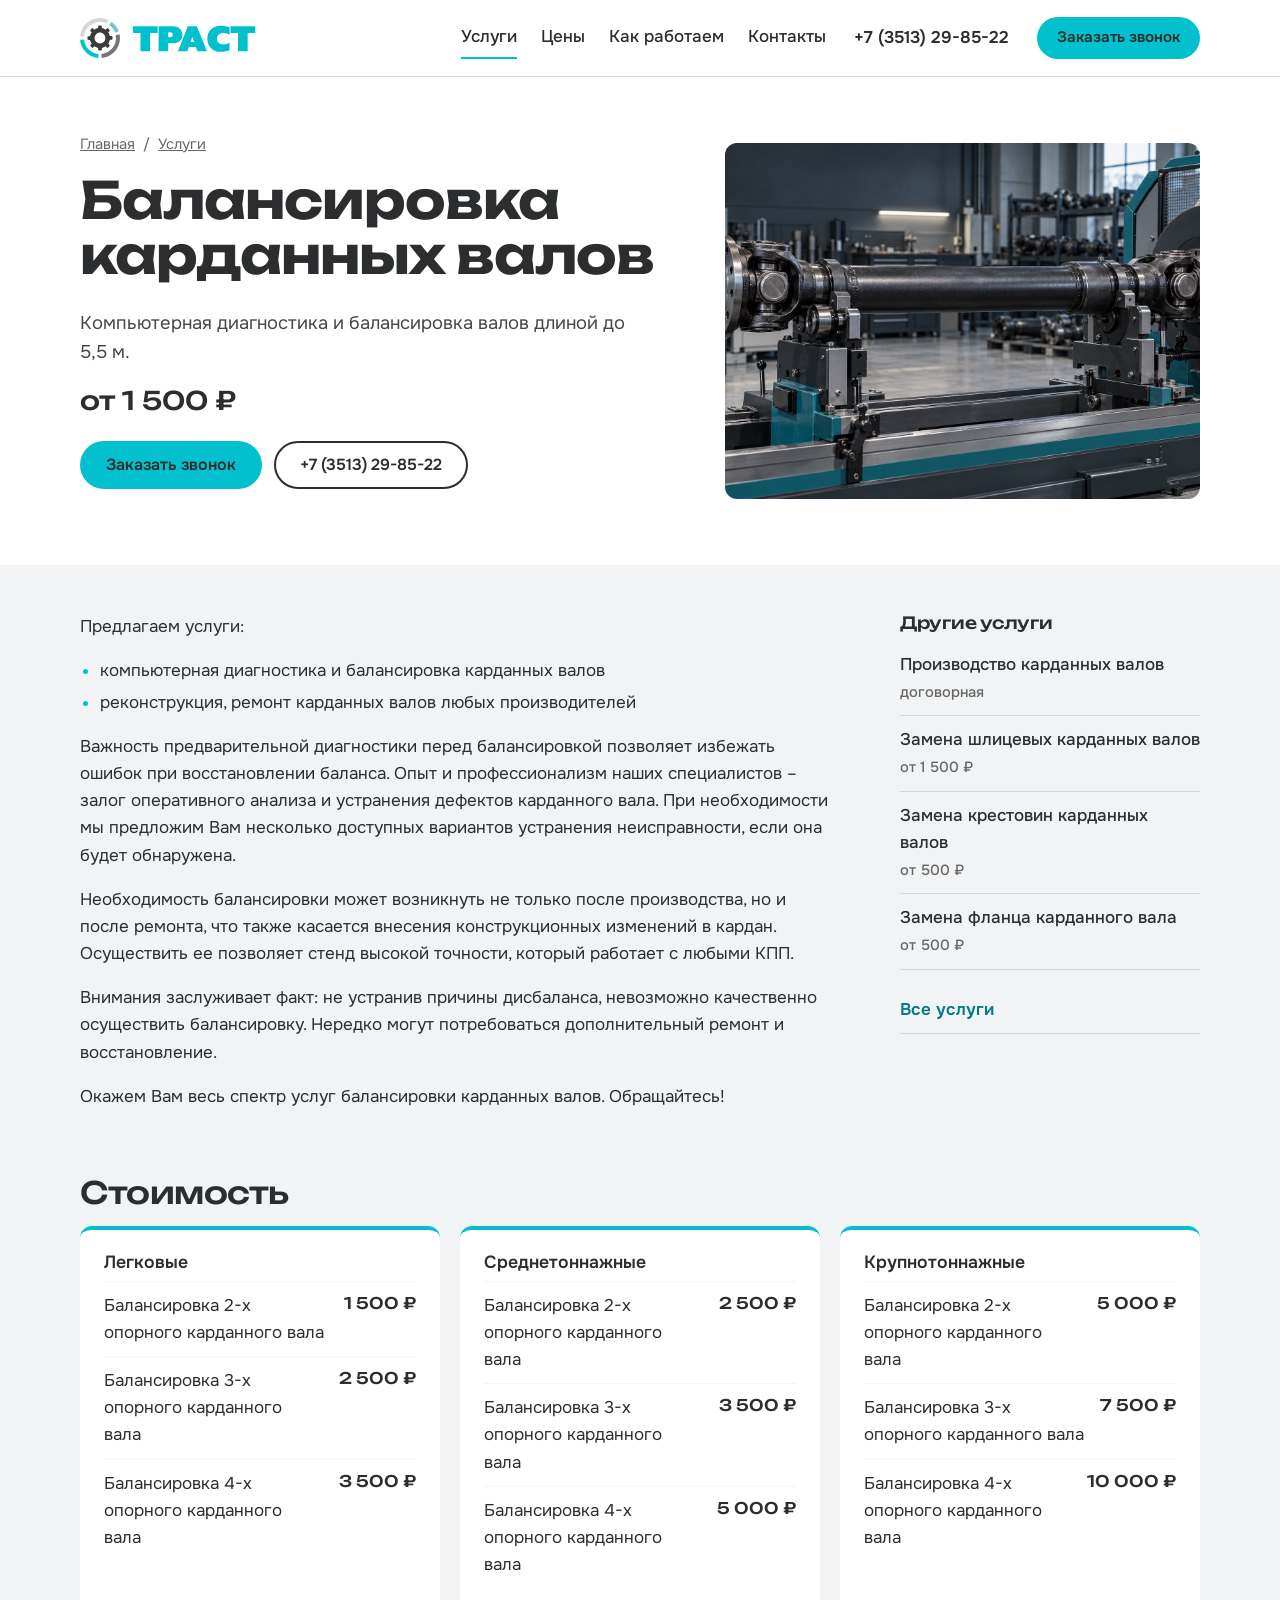
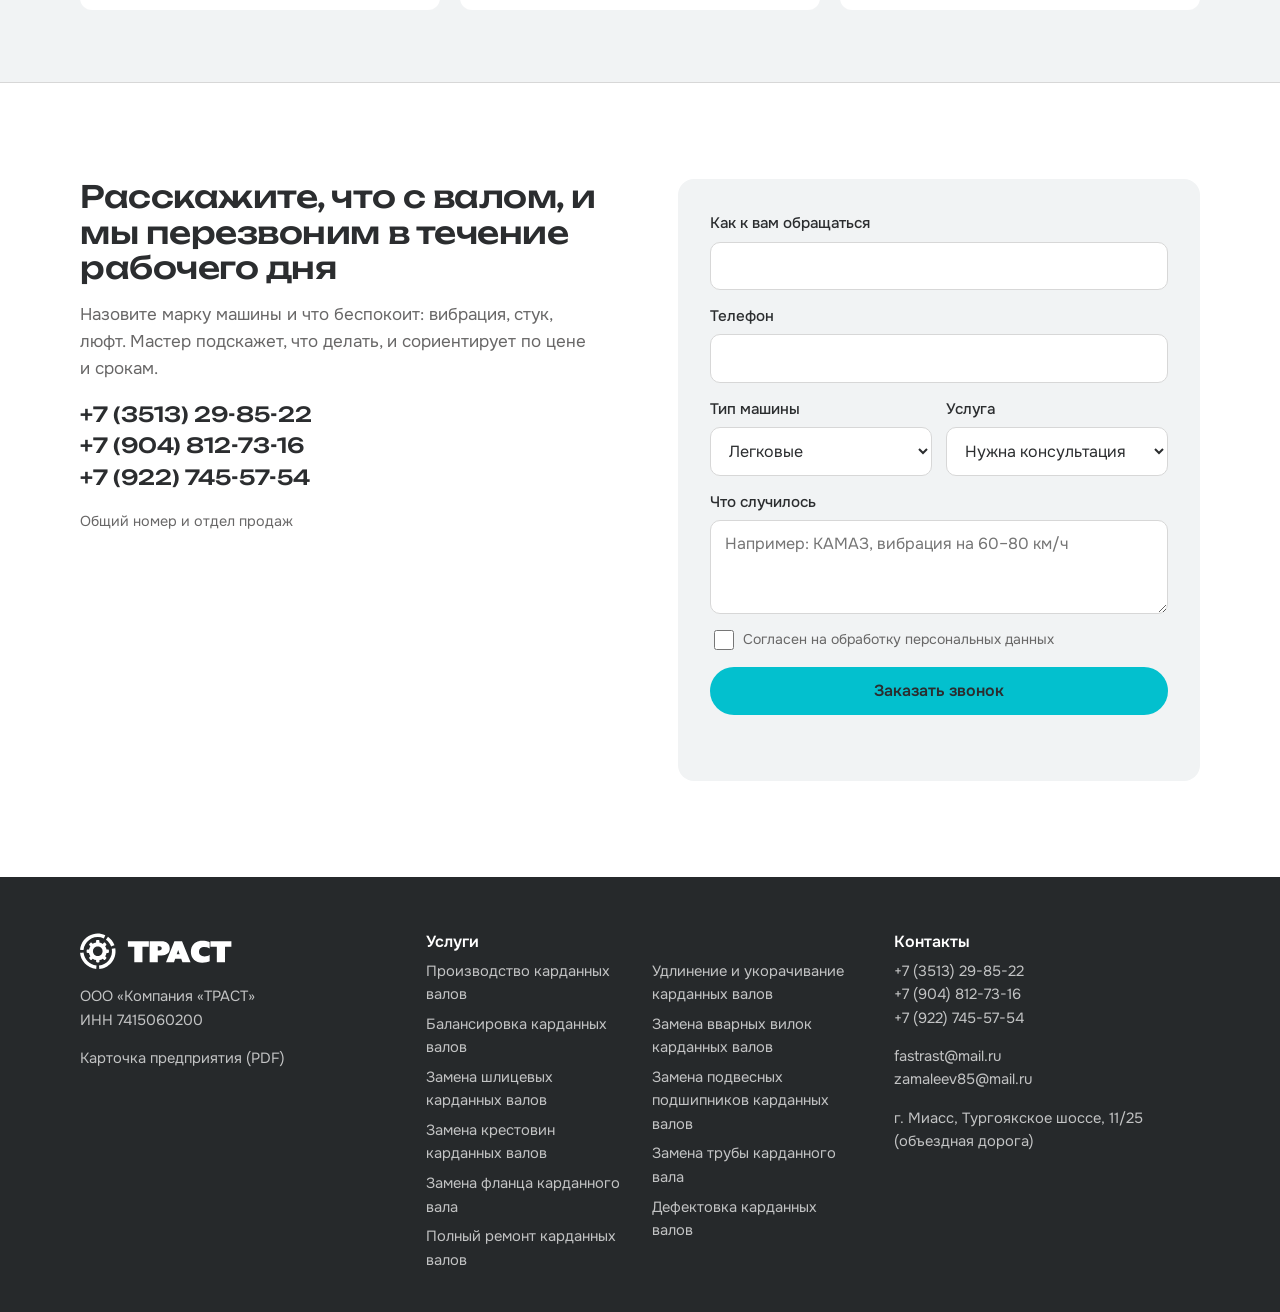
<file: services/balansirovka-kardannykh-valov/index.html>
<!doctype html>
<html lang="ru">
<head>
<meta charset="utf-8">
<meta name="viewport" content="width=device-width, initial-scale=1">
<title>Балансировка карданных валов — Компания «ТРАСТ», Миасс</title>
<meta name="description" content="Компьютерная диагностика и балансировка валов длиной до 5,5 м.">
<link rel="icon" href="../../assets/favicon.svg" type="image/svg+xml">
<link rel="preconnect" href="https://fonts.googleapis.com">
<link rel="preconnect" href="https://fonts.gstatic.com" crossorigin>
<link href="https://fonts.googleapis.com/css2?family=Onest:wght@400;500;600&family=Unbounded:wght@500;700&display=swap" rel="stylesheet">
<link rel="stylesheet" href="../../assets/style.css">
</head>
<body>
<a class="skip" href="#main">Перейти к содержанию</a>
<header class="site-header">
  <div class="wrap header-row">
    <a class="logo" href="../../" aria-label="ТРАСТ — на главную"><img src="../../assets/logo.svg" alt="ТРАСТ" width="207" height="47"></a>
    <nav class="nav" aria-label="Основное меню"><a href="../../services/" aria-current="page">Услуги</a><a href="../../#prices">Цены</a><a href="../../#how">Как работаем</a><a href="../../contacts/">Контакты</a></nav>
    <a class="header-phone" href="tel:+73513298522">+7 (3513) 29-85-22</a>
    <a class="btn btn-teal header-cta" href="#callback">Заказать звонок</a>
    <details class="burger"><summary aria-label="Меню"><span></span></summary><nav aria-label="Меню для телефона"><a href="../../services/" aria-current="page">Услуги</a><a href="../../#prices">Цены</a><a href="../../#how">Как работаем</a><a href="../../contacts/">Контакты</a><a href="tel:+73513298522">+7 (3513) 29-85-22</a></nav></details>
  </div>
</header>
<main id="main">
<section class="page-head svc-head"><div class="wrap svc-head-grid">
  <div><nav class="crumbs"><a href="../../">Главная</a><span>/</span><a href="../../services/">Услуги</a></nav>
  <h1>Балансировка карданных валов</h1><p class="svc-lead">Компьютерная диагностика и балансировка валов длиной до 5,5 м.</p>
  <p class="svc-from">от 1 500 ₽</p>
  <div class="hero-actions"><a class="btn btn-teal" href="#callback">Заказать звонок</a><a class="btn btn-line" href="tel:+73513298522">+7 (3513) 29-85-22</a></div></div>
  <figure class="svc-photo"><img src="../../assets/img/ai/hero.jpg" alt=""></figure>
</div></section>
<div class="wrap svc-body">
  <article class="prose"><p>Предлагаем услуги:</p><ul><li>компьютерная диагностика и балансировка карданных валов</li><li>реконструкция, ремонт карданных валов любых производителей</li></ul><p>Важность предварительной диагностики перед балансировкой позволяет избежать ошибок при восстановлении баланса. Опыт и профессионализм наших специалистов – залог оперативного анализа и устранения дефектов карданного вала. При необходимости мы предложим Вам несколько доступных вариантов устранения неисправности, если она будет обнаружена.</p><p>Необходимость балансировки может возникнуть не только после производства, но и после ремонта, что также касается внесения конструкционных изменений в кардан. Осуществить ее позволяет стенд высокой точности, который работает с любыми КПП.</p><p>Внимания заслуживает факт: не устранив причины дисбаланса, невозможно качественно осуществить балансировку. Нередко могут потребоваться дополнительный ремонт и восстановление.</p><p>Окажем Вам весь спектр услуг балансировки карданных валов. Обращайтесь!</p></article>
  <aside class="svc-aside"><h2>Другие услуги</h2><ul><li><a href="../../services/proizvodstvo-kardannykh-valov/"><span>Производство карданных валов</span><b>договорная</b></a></li><li><a href="../../services/zamena-shlitsevykh-kardannykh-valov/"><span>Замена шлицевых карданных валов</span><b>от 1 500 ₽</b></a></li><li><a href="../../services/zamena-krestovin-kardannykh-valov/"><span>Замена крестовин карданных валов</span><b>от 500 ₽</b></a></li><li><a href="../../services/zamena-flantsa-kardannogo-vala/"><span>Замена фланца карданного вала</span><b>от 500 ₽</b></a></li></ul><a class="text-link" href="../../services/">Все услуги</a></aside>
</div>
<div class="wrap"><section class="svc-prices" aria-label="Цены"><h2>Стоимость</h2><div class="pc-grid"><div class="pc"><h3>Легковые</h3><ul><li><span>Балансировка 2-х опорного карданного вала</span><b class="">1 500 ₽</b></li><li><span>Балансировка 3-х опорного карданного вала</span><b class="">2 500 ₽</b></li><li><span>Балансировка 4-х опорного карданного вала</span><b class="">3 500 ₽</b></li></ul></div><div class="pc"><h3>Среднетоннажные</h3><ul><li><span>Балансировка 2-х опорного карданного вала</span><b class="">2 500 ₽</b></li><li><span>Балансировка 3-х опорного карданного вала</span><b class="">3 500 ₽</b></li><li><span>Балансировка 4-х опорного карданного вала</span><b class="">5 000 ₽</b></li></ul></div><div class="pc"><h3>Крупнотоннажные</h3><ul><li><span>Балансировка 2-х опорного карданного вала</span><b class="">5 000 ₽</b></li><li><span>Балансировка 3-х опорного карданного вала</span><b class="">7 500 ₽</b></li><li><span>Балансировка 4-х опорного карданного вала</span><b class="">10 000 ₽</b></li></ul></div></div></section></div>

<section class="callback" id="callback">
  <div class="wrap callback-grid">
    <div class="callback-intro">
      <h2>Расскажите, что с валом, и мы перезвоним в течение рабочего дня</h2>
      <p>Назовите марку машины и что беспокоит: вибрация, стук, люфт. Мастер подскажет, что делать, и сориентирует по цене и срокам.</p>
      <p class="callback-phones"><a href="tel:+73513298522">+7 (3513) 29-85-22</a><a href="tel:+79048127316">+7 (904) 812-73-16</a><a href="tel:+79227455754">+7 (922) 745-57-54</a></p>
      <p class="muted-inv">Общий номер и отдел продаж</p>
    </div>
    <form class="request-form" data-mailto="fastrast@mail.ru" novalidate>
      <label>Как к вам обращаться<input name="name" autocomplete="name" required></label>
      <label>Телефон<input name="phone" type="tel" autocomplete="tel" inputmode="tel" required></label>
      <div class="form-row">
        <label>Тип машины<select name="class"><option>Легковые</option><option>Среднетоннажные</option><option>Крупнотоннажные</option></select></label>
        <label>Услуга<select name="service"><option value="">Нужна консультация</option><option>Производство карданных валов</option><option>Балансировка карданных валов</option><option>Замена шлицевых карданных валов</option><option>Замена крестовин карданных валов</option><option>Замена фланца карданного вала</option><option>Полный ремонт карданных валов</option><option>Удлинение и укорачивание карданных валов</option><option>Замена вварных вилок карданных валов</option><option>Замена подвесных подшипников карданных валов</option><option>Замена трубы карданного вала</option><option>Дефектовка карданных валов</option></select></label>
      </div>
      <label>Что случилось<textarea name="comment" rows="3" placeholder="Например: КАМАЗ, вибрация на 60–80 км/ч"></textarea></label>
      <label class="check"><input type="checkbox" name="consent" required><span>Согласен на обработку персональных данных</span></label>
      <button class="btn btn-teal" type="submit">Заказать звонок</button>
      <p class="form-status" role="status" aria-live="polite"></p>
    </form>
  </div>
</section>
</main>
<footer class="site-footer">
  <div class="wrap footer-grid">
    <div><img src="../../assets/logo-footer.svg" alt="ТРАСТ" width="160" height="36" class="footer-logo">
      <p>ООО «Компания «ТРАСТ»<br>ИНН 7415060200</p>
      <p><a href="../../assets/requisites_trust.pdf">Карточка предприятия (PDF)</a></p></div>
    <div class="footer-services"><h3>Услуги</h3><ul><li><a href="../../services/proizvodstvo-kardannykh-valov/">Производство карданных валов</a></li><li><a href="../../services/balansirovka-kardannykh-valov/">Балансировка карданных валов</a></li><li><a href="../../services/zamena-shlitsevykh-kardannykh-valov/">Замена шлицевых карданных валов</a></li><li><a href="../../services/zamena-krestovin-kardannykh-valov/">Замена крестовин карданных валов</a></li><li><a href="../../services/zamena-flantsa-kardannogo-vala/">Замена фланца карданного вала</a></li><li><a href="../../services/polnyy-remont-kardannykh-valov/">Полный ремонт карданных валов</a></li><li><a href="../../services/udlinenie-i-ukorachivanie-kardannykh-valov/">Удлинение и укорачивание карданных валов</a></li><li><a href="../../services/zamena-vvarnykh-vilok-kardannykh-valov/">Замена вварных вилок карданных валов</a></li><li><a href="../../services/zamena-podvesnykh-podshipnikov-kardannykh-valov/">Замена подвесных подшипников карданных валов</a></li><li><a href="../../services/zamena-truby-kardannogo-vala/">Замена трубы карданного вала</a></li><li><a href="../../services/defektovka-kardannykh-valov/">Дефектовка карданных валов</a></li></ul></div>
    <div><h3>Контакты</h3><p><a href="tel:+73513298522">+7 (3513) 29-85-22</a><br><a href="tel:+79048127316">+7 (904) 812-73-16</a><br><a href="tel:+79227455754">+7 (922) 745-57-54</a></p>
      <p><a href="mailto:fastrast@mail.ru">fastrast@mail.ru</a><br><a href="mailto:zamaleev85@mail.ru">zamaleev85@mail.ru</a></p><p>г. Миасс, Тургоякское шоссе, 11/25 (объездная дорога)</p></div>
  </div>
</footer>
<script src="../../assets/main.js" defer></script>
</body>
</html>
</file>
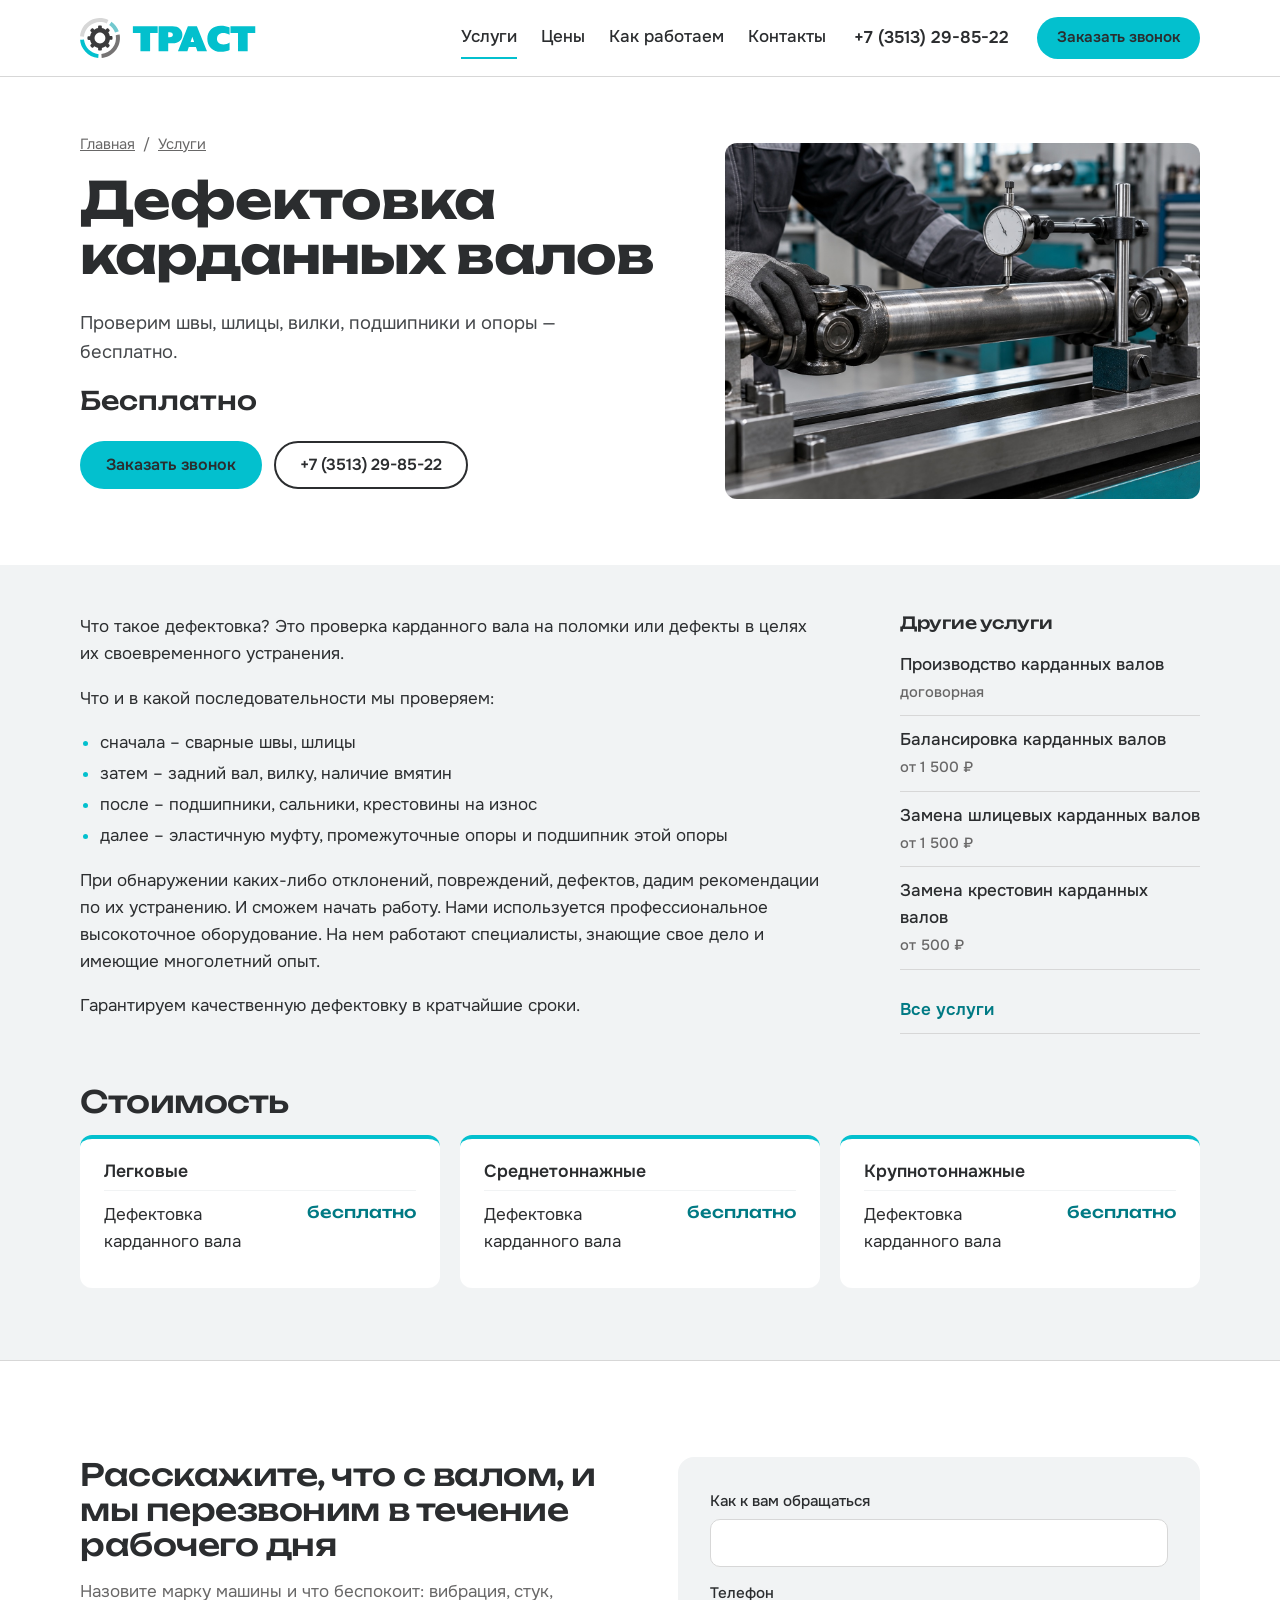
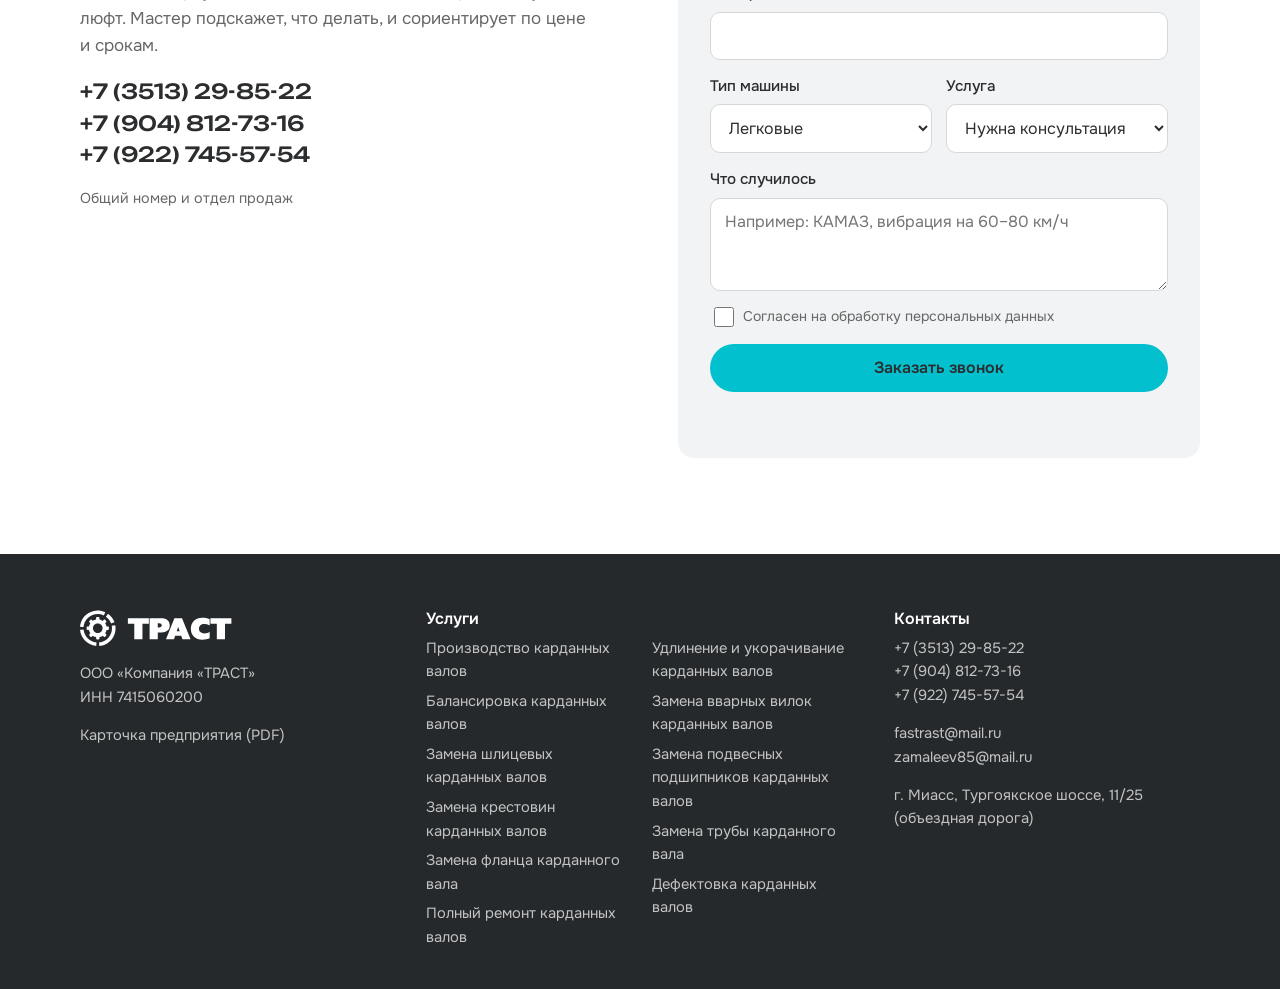
<file: services/defektovka-kardannykh-valov/index.html>
<!doctype html>
<html lang="ru">
<head>
<meta charset="utf-8">
<meta name="viewport" content="width=device-width, initial-scale=1">
<title>Дефектовка карданных валов — Компания «ТРАСТ», Миасс</title>
<meta name="description" content="Проверим швы, шлицы, вилки, подшипники и опоры — бесплатно.">
<link rel="icon" href="../../assets/favicon.svg" type="image/svg+xml">
<link rel="preconnect" href="https://fonts.googleapis.com">
<link rel="preconnect" href="https://fonts.gstatic.com" crossorigin>
<link href="https://fonts.googleapis.com/css2?family=Onest:wght@400;500;600&family=Unbounded:wght@500;700&display=swap" rel="stylesheet">
<link rel="stylesheet" href="../../assets/style.css">
</head>
<body>
<a class="skip" href="#main">Перейти к содержанию</a>
<header class="site-header">
  <div class="wrap header-row">
    <a class="logo" href="../../" aria-label="ТРАСТ — на главную"><img src="../../assets/logo.svg" alt="ТРАСТ" width="207" height="47"></a>
    <nav class="nav" aria-label="Основное меню"><a href="../../services/" aria-current="page">Услуги</a><a href="../../#prices">Цены</a><a href="../../#how">Как работаем</a><a href="../../contacts/">Контакты</a></nav>
    <a class="header-phone" href="tel:+73513298522">+7 (3513) 29-85-22</a>
    <a class="btn btn-teal header-cta" href="#callback">Заказать звонок</a>
    <details class="burger"><summary aria-label="Меню"><span></span></summary><nav aria-label="Меню для телефона"><a href="../../services/" aria-current="page">Услуги</a><a href="../../#prices">Цены</a><a href="../../#how">Как работаем</a><a href="../../contacts/">Контакты</a><a href="tel:+73513298522">+7 (3513) 29-85-22</a></nav></details>
  </div>
</header>
<main id="main">
<section class="page-head svc-head"><div class="wrap svc-head-grid">
  <div><nav class="crumbs"><a href="../../">Главная</a><span>/</span><a href="../../services/">Услуги</a></nav>
  <h1>Дефектовка карданных валов</h1><p class="svc-lead">Проверим швы, шлицы, вилки, подшипники и опоры — бесплатно.</p>
  <p class="svc-from">Бесплатно</p>
  <div class="hero-actions"><a class="btn btn-teal" href="#callback">Заказать звонок</a><a class="btn btn-line" href="tel:+73513298522">+7 (3513) 29-85-22</a></div></div>
  <figure class="svc-photo"><img src="../../assets/img/ai/measuring.jpg" alt=""></figure>
</div></section>
<div class="wrap svc-body">
  <article class="prose"><p>Что такое дефектовка? Это проверка карданного вала на поломки или дефекты в целях их своевременного устранения.</p><p>Что и в какой последовательности мы проверяем:</p><ul><li>сначала – сварные швы, шлицы</li><li>затем – задний вал, вилку, наличие вмятин</li><li>после – подшипники, сальники, крестовины на износ</li><li>далее – эластичную муфту, промежуточные опоры и подшипник этой опоры</li></ul><p>При обнаружении каких-либо отклонений, повреждений, дефектов, дадим рекомендации по их устранению. И сможем начать работу. Нами используется профессиональное высокоточное оборудование. На нем работают специалисты, знающие свое дело и имеющие многолетний опыт.</p><p>Гарантируем качественную дефектовку в кратчайшие сроки.</p></article>
  <aside class="svc-aside"><h2>Другие услуги</h2><ul><li><a href="../../services/proizvodstvo-kardannykh-valov/"><span>Производство карданных валов</span><b>договорная</b></a></li><li><a href="../../services/balansirovka-kardannykh-valov/"><span>Балансировка карданных валов</span><b>от 1 500 ₽</b></a></li><li><a href="../../services/zamena-shlitsevykh-kardannykh-valov/"><span>Замена шлицевых карданных валов</span><b>от 1 500 ₽</b></a></li><li><a href="../../services/zamena-krestovin-kardannykh-valov/"><span>Замена крестовин карданных валов</span><b>от 500 ₽</b></a></li></ul><a class="text-link" href="../../services/">Все услуги</a></aside>
</div>
<div class="wrap"><section class="svc-prices" aria-label="Цены"><h2>Стоимость</h2><div class="pc-grid"><div class="pc"><h3>Легковые</h3><ul><li><span>Дефектовка карданного вала</span><b class="free">бесплатно</b></li></ul></div><div class="pc"><h3>Среднетоннажные</h3><ul><li><span>Дефектовка карданного вала</span><b class="free">бесплатно</b></li></ul></div><div class="pc"><h3>Крупнотоннажные</h3><ul><li><span>Дефектовка карданного вала</span><b class="free">бесплатно</b></li></ul></div></div></section></div>

<section class="callback" id="callback">
  <div class="wrap callback-grid">
    <div class="callback-intro">
      <h2>Расскажите, что с валом, и мы перезвоним в течение рабочего дня</h2>
      <p>Назовите марку машины и что беспокоит: вибрация, стук, люфт. Мастер подскажет, что делать, и сориентирует по цене и срокам.</p>
      <p class="callback-phones"><a href="tel:+73513298522">+7 (3513) 29-85-22</a><a href="tel:+79048127316">+7 (904) 812-73-16</a><a href="tel:+79227455754">+7 (922) 745-57-54</a></p>
      <p class="muted-inv">Общий номер и отдел продаж</p>
    </div>
    <form class="request-form" data-mailto="fastrast@mail.ru" novalidate>
      <label>Как к вам обращаться<input name="name" autocomplete="name" required></label>
      <label>Телефон<input name="phone" type="tel" autocomplete="tel" inputmode="tel" required></label>
      <div class="form-row">
        <label>Тип машины<select name="class"><option>Легковые</option><option>Среднетоннажные</option><option>Крупнотоннажные</option></select></label>
        <label>Услуга<select name="service"><option value="">Нужна консультация</option><option>Производство карданных валов</option><option>Балансировка карданных валов</option><option>Замена шлицевых карданных валов</option><option>Замена крестовин карданных валов</option><option>Замена фланца карданного вала</option><option>Полный ремонт карданных валов</option><option>Удлинение и укорачивание карданных валов</option><option>Замена вварных вилок карданных валов</option><option>Замена подвесных подшипников карданных валов</option><option>Замена трубы карданного вала</option><option>Дефектовка карданных валов</option></select></label>
      </div>
      <label>Что случилось<textarea name="comment" rows="3" placeholder="Например: КАМАЗ, вибрация на 60–80 км/ч"></textarea></label>
      <label class="check"><input type="checkbox" name="consent" required><span>Согласен на обработку персональных данных</span></label>
      <button class="btn btn-teal" type="submit">Заказать звонок</button>
      <p class="form-status" role="status" aria-live="polite"></p>
    </form>
  </div>
</section>
</main>
<footer class="site-footer">
  <div class="wrap footer-grid">
    <div><img src="../../assets/logo-footer.svg" alt="ТРАСТ" width="160" height="36" class="footer-logo">
      <p>ООО «Компания «ТРАСТ»<br>ИНН 7415060200</p>
      <p><a href="../../assets/requisites_trust.pdf">Карточка предприятия (PDF)</a></p></div>
    <div class="footer-services"><h3>Услуги</h3><ul><li><a href="../../services/proizvodstvo-kardannykh-valov/">Производство карданных валов</a></li><li><a href="../../services/balansirovka-kardannykh-valov/">Балансировка карданных валов</a></li><li><a href="../../services/zamena-shlitsevykh-kardannykh-valov/">Замена шлицевых карданных валов</a></li><li><a href="../../services/zamena-krestovin-kardannykh-valov/">Замена крестовин карданных валов</a></li><li><a href="../../services/zamena-flantsa-kardannogo-vala/">Замена фланца карданного вала</a></li><li><a href="../../services/polnyy-remont-kardannykh-valov/">Полный ремонт карданных валов</a></li><li><a href="../../services/udlinenie-i-ukorachivanie-kardannykh-valov/">Удлинение и укорачивание карданных валов</a></li><li><a href="../../services/zamena-vvarnykh-vilok-kardannykh-valov/">Замена вварных вилок карданных валов</a></li><li><a href="../../services/zamena-podvesnykh-podshipnikov-kardannykh-valov/">Замена подвесных подшипников карданных валов</a></li><li><a href="../../services/zamena-truby-kardannogo-vala/">Замена трубы карданного вала</a></li><li><a href="../../services/defektovka-kardannykh-valov/">Дефектовка карданных валов</a></li></ul></div>
    <div><h3>Контакты</h3><p><a href="tel:+73513298522">+7 (3513) 29-85-22</a><br><a href="tel:+79048127316">+7 (904) 812-73-16</a><br><a href="tel:+79227455754">+7 (922) 745-57-54</a></p>
      <p><a href="mailto:fastrast@mail.ru">fastrast@mail.ru</a><br><a href="mailto:zamaleev85@mail.ru">zamaleev85@mail.ru</a></p><p>г. Миасс, Тургоякское шоссе, 11/25 (объездная дорога)</p></div>
  </div>
</footer>
<script src="../../assets/main.js" defer></script>
</body>
</html>
</file>
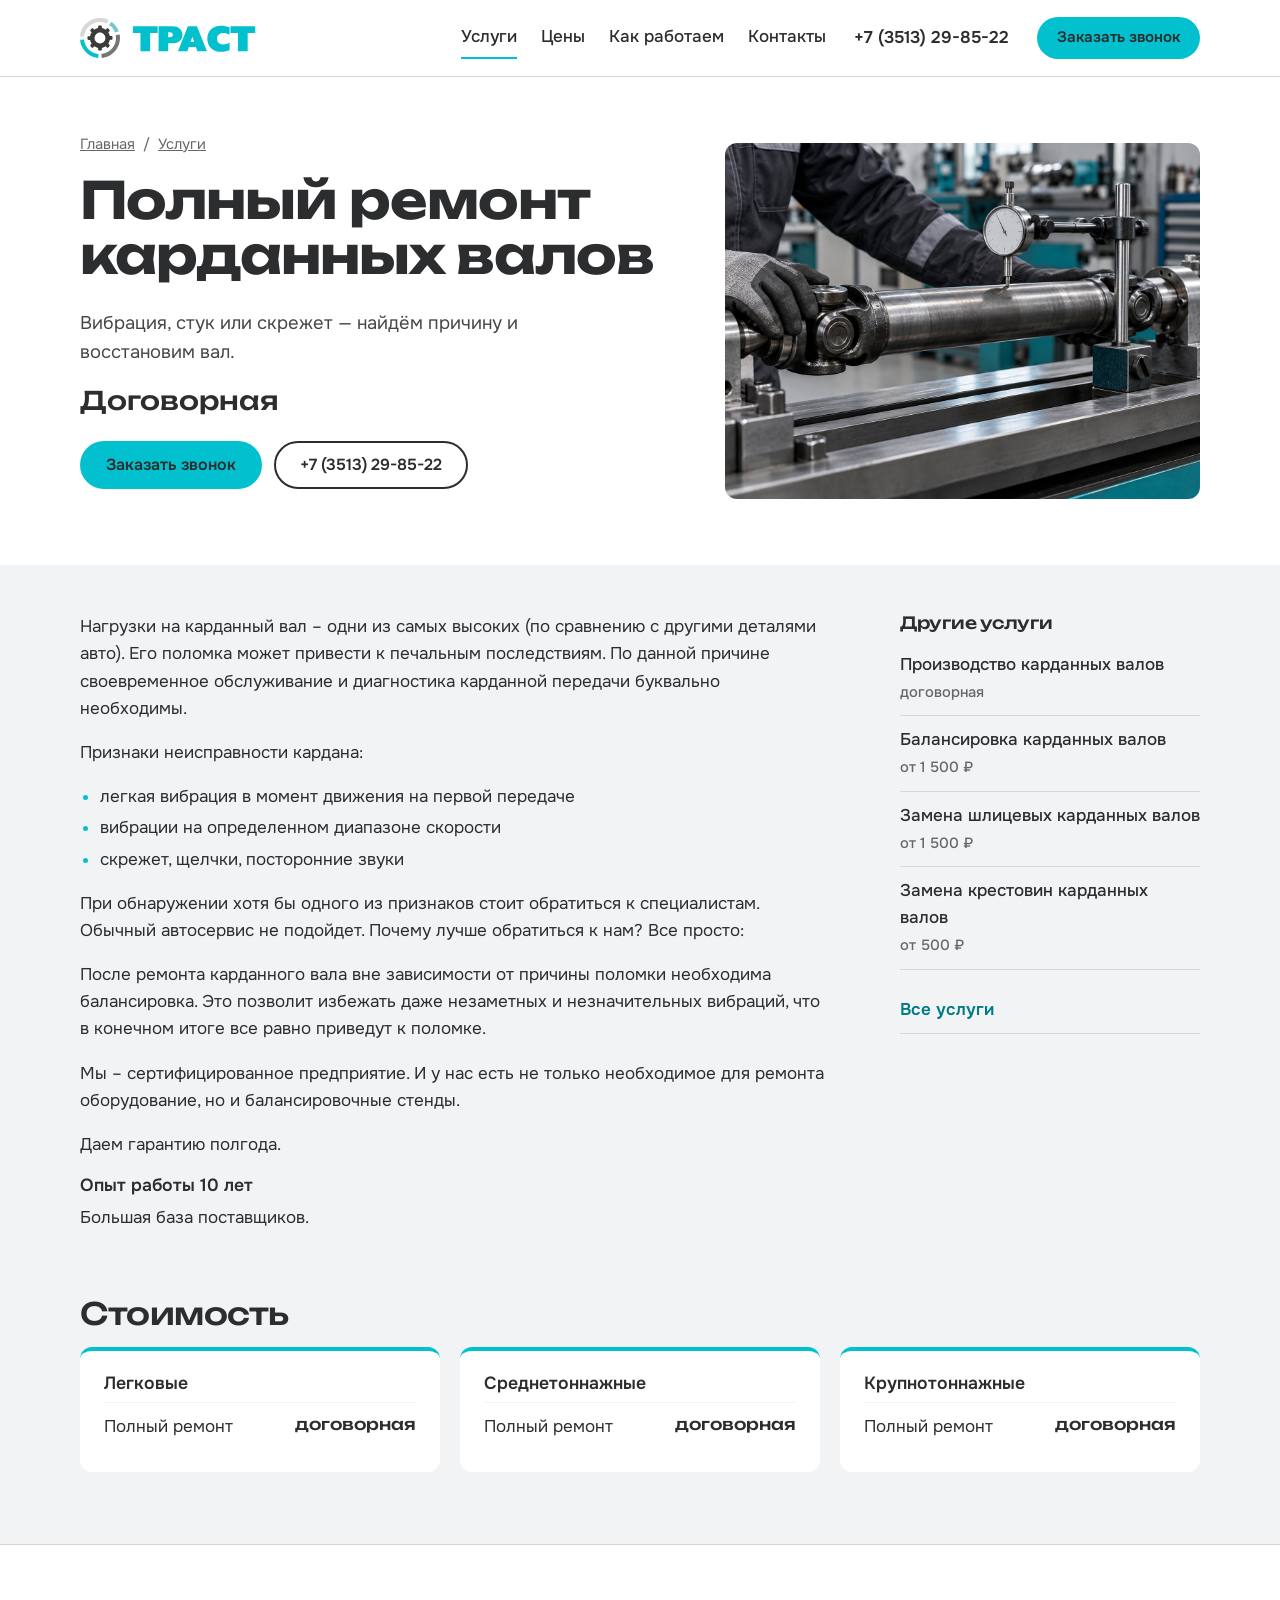
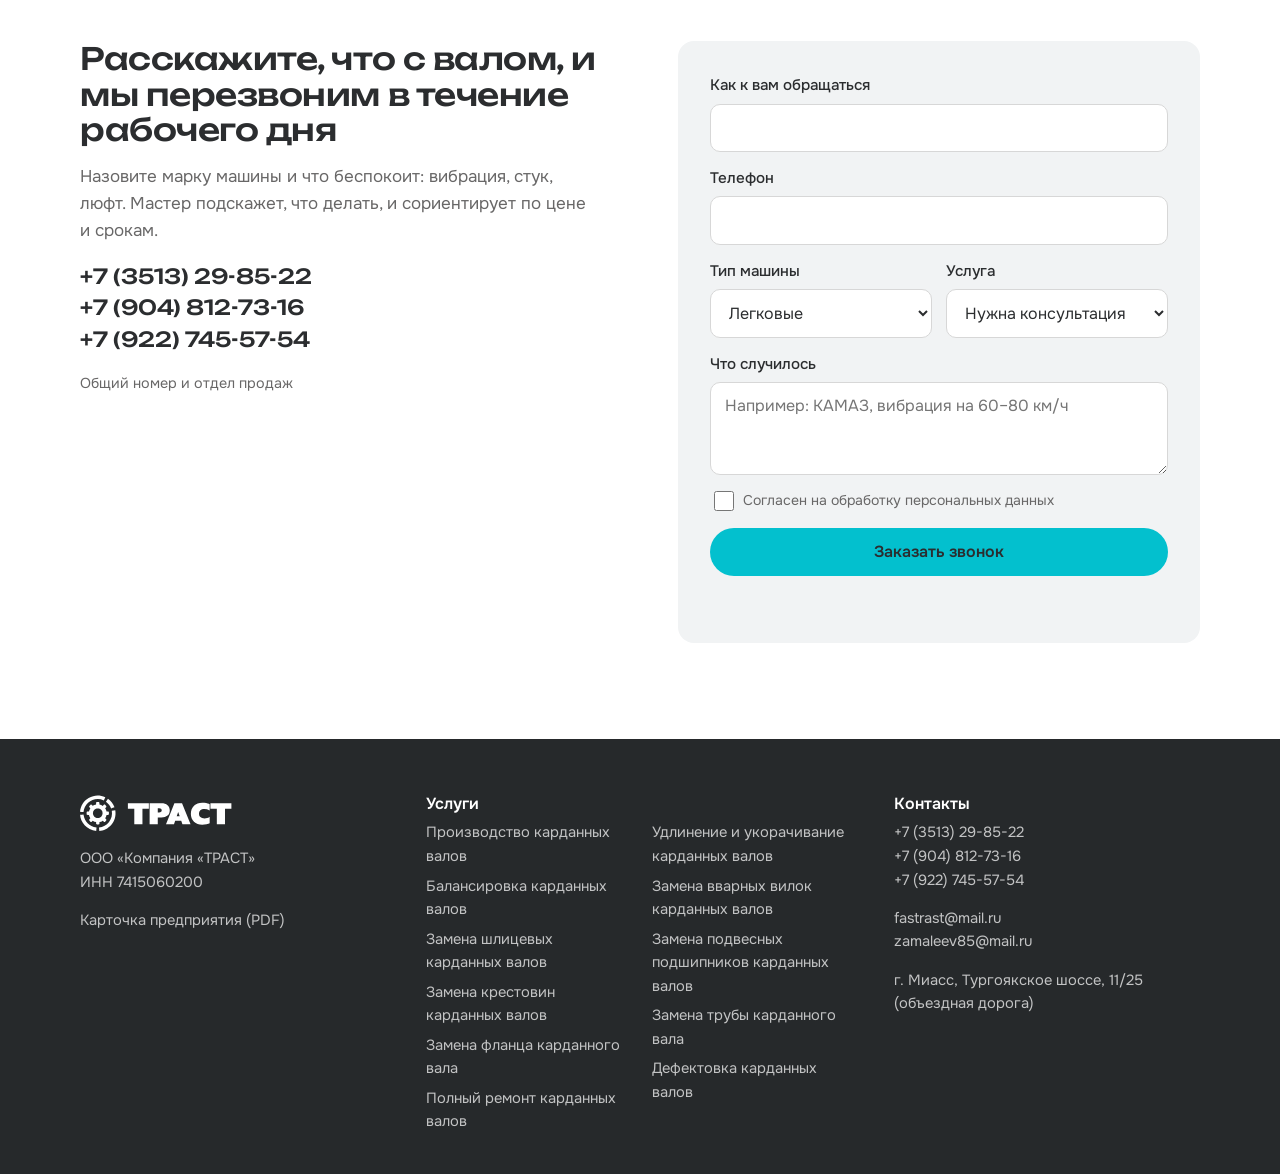
<file: services/polnyy-remont-kardannykh-valov/index.html>
<!doctype html>
<html lang="ru">
<head>
<meta charset="utf-8">
<meta name="viewport" content="width=device-width, initial-scale=1">
<title>Полный ремонт карданных валов — Компания «ТРАСТ», Миасс</title>
<meta name="description" content="Вибрация, стук или скрежет — найдём причину и восстановим вал.">
<link rel="icon" href="../../assets/favicon.svg" type="image/svg+xml">
<link rel="preconnect" href="https://fonts.googleapis.com">
<link rel="preconnect" href="https://fonts.gstatic.com" crossorigin>
<link href="https://fonts.googleapis.com/css2?family=Onest:wght@400;500;600&family=Unbounded:wght@500;700&display=swap" rel="stylesheet">
<link rel="stylesheet" href="../../assets/style.css">
</head>
<body>
<a class="skip" href="#main">Перейти к содержанию</a>
<header class="site-header">
  <div class="wrap header-row">
    <a class="logo" href="../../" aria-label="ТРАСТ — на главную"><img src="../../assets/logo.svg" alt="ТРАСТ" width="207" height="47"></a>
    <nav class="nav" aria-label="Основное меню"><a href="../../services/" aria-current="page">Услуги</a><a href="../../#prices">Цены</a><a href="../../#how">Как работаем</a><a href="../../contacts/">Контакты</a></nav>
    <a class="header-phone" href="tel:+73513298522">+7 (3513) 29-85-22</a>
    <a class="btn btn-teal header-cta" href="#callback">Заказать звонок</a>
    <details class="burger"><summary aria-label="Меню"><span></span></summary><nav aria-label="Меню для телефона"><a href="../../services/" aria-current="page">Услуги</a><a href="../../#prices">Цены</a><a href="../../#how">Как работаем</a><a href="../../contacts/">Контакты</a><a href="tel:+73513298522">+7 (3513) 29-85-22</a></nav></details>
  </div>
</header>
<main id="main">
<section class="page-head svc-head"><div class="wrap svc-head-grid">
  <div><nav class="crumbs"><a href="../../">Главная</a><span>/</span><a href="../../services/">Услуги</a></nav>
  <h1>Полный ремонт карданных валов</h1><p class="svc-lead">Вибрация, стук или скрежет — найдём причину и восстановим вал.</p>
  <p class="svc-from">Договорная</p>
  <div class="hero-actions"><a class="btn btn-teal" href="#callback">Заказать звонок</a><a class="btn btn-line" href="tel:+73513298522">+7 (3513) 29-85-22</a></div></div>
  <figure class="svc-photo"><img src="../../assets/img/ai/measuring.jpg" alt=""></figure>
</div></section>
<div class="wrap svc-body">
  <article class="prose"><p>Нагрузки на карданный вал – одни из самых высоких (по сравнению с другими деталями авто). Его поломка может привести к печальным последствиям. По данной причине своевременное обслуживание и диагностика карданной передачи буквально необходимы.</p><p>Признаки неисправности кардана:</p><ul><li>легкая вибрация в момент движения на первой передаче</li><li>вибрации на определенном диапазоне скорости</li><li>скрежет, щелчки, посторонние звуки</li></ul><p>При обнаружении хотя бы одного из признаков стоит обратиться к специалистам. Обычный автосервис не подойдет. Почему лучше обратиться к нам? Все просто:</p><p>После ремонта карданного вала вне зависимости от причины поломки необходима балансировка. Это позволит избежать даже незаметных и незначительных вибраций, что в конечном итоге все равно приведут к поломке.</p><p>Мы – сертифицированное предприятие. И у нас есть не только необходимое для ремонта оборудование, но и балансировочные стенды.</p><p>Даем гарантию полгода.</p><h3>Опыт работы 10 лет</h3><p>Большая база поставщиков.</p></article>
  <aside class="svc-aside"><h2>Другие услуги</h2><ul><li><a href="../../services/proizvodstvo-kardannykh-valov/"><span>Производство карданных валов</span><b>договорная</b></a></li><li><a href="../../services/balansirovka-kardannykh-valov/"><span>Балансировка карданных валов</span><b>от 1 500 ₽</b></a></li><li><a href="../../services/zamena-shlitsevykh-kardannykh-valov/"><span>Замена шлицевых карданных валов</span><b>от 1 500 ₽</b></a></li><li><a href="../../services/zamena-krestovin-kardannykh-valov/"><span>Замена крестовин карданных валов</span><b>от 500 ₽</b></a></li></ul><a class="text-link" href="../../services/">Все услуги</a></aside>
</div>
<div class="wrap"><section class="svc-prices" aria-label="Цены"><h2>Стоимость</h2><div class="pc-grid"><div class="pc"><h3>Легковые</h3><ul><li><span>Полный ремонт</span><b class="">договорная</b></li></ul></div><div class="pc"><h3>Среднетоннажные</h3><ul><li><span>Полный ремонт</span><b class="">договорная</b></li></ul></div><div class="pc"><h3>Крупнотоннажные</h3><ul><li><span>Полный ремонт</span><b class="">договорная</b></li></ul></div></div></section></div>

<section class="callback" id="callback">
  <div class="wrap callback-grid">
    <div class="callback-intro">
      <h2>Расскажите, что с валом, и мы перезвоним в течение рабочего дня</h2>
      <p>Назовите марку машины и что беспокоит: вибрация, стук, люфт. Мастер подскажет, что делать, и сориентирует по цене и срокам.</p>
      <p class="callback-phones"><a href="tel:+73513298522">+7 (3513) 29-85-22</a><a href="tel:+79048127316">+7 (904) 812-73-16</a><a href="tel:+79227455754">+7 (922) 745-57-54</a></p>
      <p class="muted-inv">Общий номер и отдел продаж</p>
    </div>
    <form class="request-form" data-mailto="fastrast@mail.ru" novalidate>
      <label>Как к вам обращаться<input name="name" autocomplete="name" required></label>
      <label>Телефон<input name="phone" type="tel" autocomplete="tel" inputmode="tel" required></label>
      <div class="form-row">
        <label>Тип машины<select name="class"><option>Легковые</option><option>Среднетоннажные</option><option>Крупнотоннажные</option></select></label>
        <label>Услуга<select name="service"><option value="">Нужна консультация</option><option>Производство карданных валов</option><option>Балансировка карданных валов</option><option>Замена шлицевых карданных валов</option><option>Замена крестовин карданных валов</option><option>Замена фланца карданного вала</option><option>Полный ремонт карданных валов</option><option>Удлинение и укорачивание карданных валов</option><option>Замена вварных вилок карданных валов</option><option>Замена подвесных подшипников карданных валов</option><option>Замена трубы карданного вала</option><option>Дефектовка карданных валов</option></select></label>
      </div>
      <label>Что случилось<textarea name="comment" rows="3" placeholder="Например: КАМАЗ, вибрация на 60–80 км/ч"></textarea></label>
      <label class="check"><input type="checkbox" name="consent" required><span>Согласен на обработку персональных данных</span></label>
      <button class="btn btn-teal" type="submit">Заказать звонок</button>
      <p class="form-status" role="status" aria-live="polite"></p>
    </form>
  </div>
</section>
</main>
<footer class="site-footer">
  <div class="wrap footer-grid">
    <div><img src="../../assets/logo-footer.svg" alt="ТРАСТ" width="160" height="36" class="footer-logo">
      <p>ООО «Компания «ТРАСТ»<br>ИНН 7415060200</p>
      <p><a href="../../assets/requisites_trust.pdf">Карточка предприятия (PDF)</a></p></div>
    <div class="footer-services"><h3>Услуги</h3><ul><li><a href="../../services/proizvodstvo-kardannykh-valov/">Производство карданных валов</a></li><li><a href="../../services/balansirovka-kardannykh-valov/">Балансировка карданных валов</a></li><li><a href="../../services/zamena-shlitsevykh-kardannykh-valov/">Замена шлицевых карданных валов</a></li><li><a href="../../services/zamena-krestovin-kardannykh-valov/">Замена крестовин карданных валов</a></li><li><a href="../../services/zamena-flantsa-kardannogo-vala/">Замена фланца карданного вала</a></li><li><a href="../../services/polnyy-remont-kardannykh-valov/">Полный ремонт карданных валов</a></li><li><a href="../../services/udlinenie-i-ukorachivanie-kardannykh-valov/">Удлинение и укорачивание карданных валов</a></li><li><a href="../../services/zamena-vvarnykh-vilok-kardannykh-valov/">Замена вварных вилок карданных валов</a></li><li><a href="../../services/zamena-podvesnykh-podshipnikov-kardannykh-valov/">Замена подвесных подшипников карданных валов</a></li><li><a href="../../services/zamena-truby-kardannogo-vala/">Замена трубы карданного вала</a></li><li><a href="../../services/defektovka-kardannykh-valov/">Дефектовка карданных валов</a></li></ul></div>
    <div><h3>Контакты</h3><p><a href="tel:+73513298522">+7 (3513) 29-85-22</a><br><a href="tel:+79048127316">+7 (904) 812-73-16</a><br><a href="tel:+79227455754">+7 (922) 745-57-54</a></p>
      <p><a href="mailto:fastrast@mail.ru">fastrast@mail.ru</a><br><a href="mailto:zamaleev85@mail.ru">zamaleev85@mail.ru</a></p><p>г. Миасс, Тургоякское шоссе, 11/25 (объездная дорога)</p></div>
  </div>
</footer>
<script src="../../assets/main.js" defer></script>
</body>
</html>
</file>
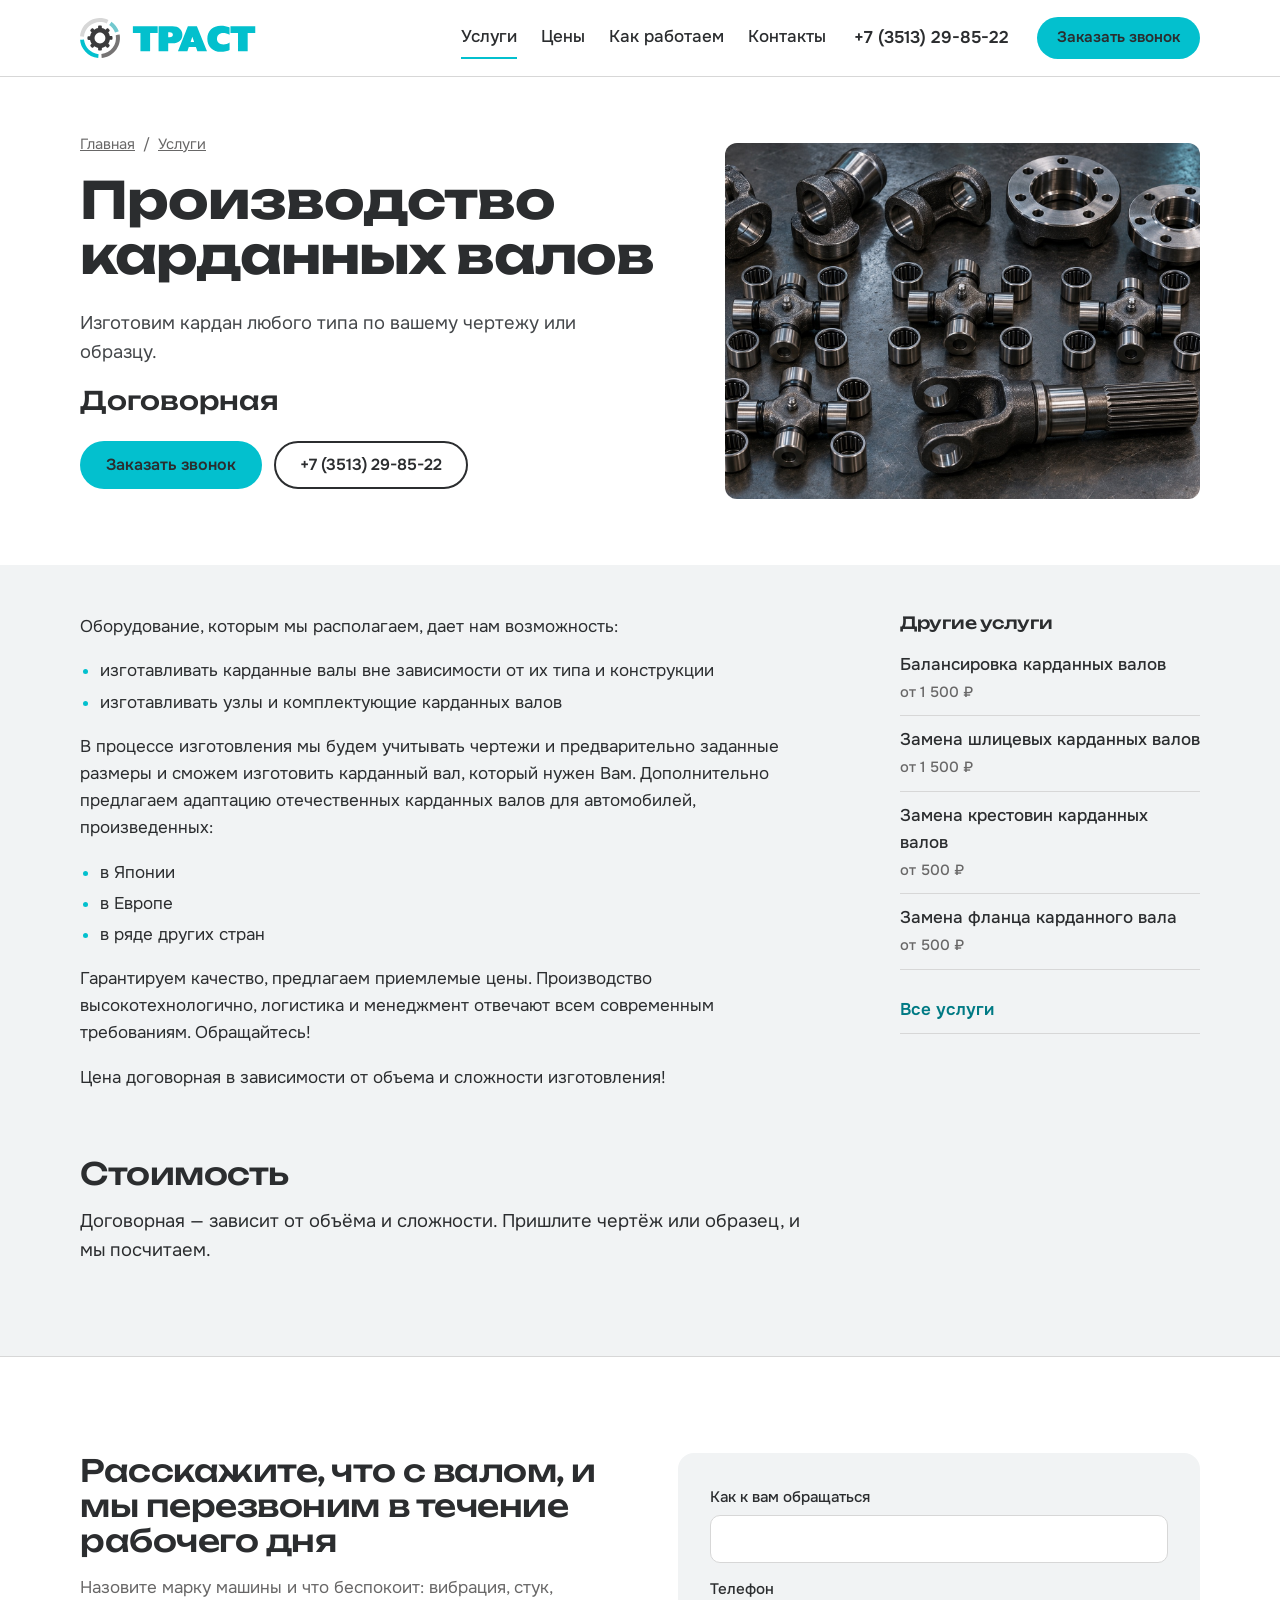
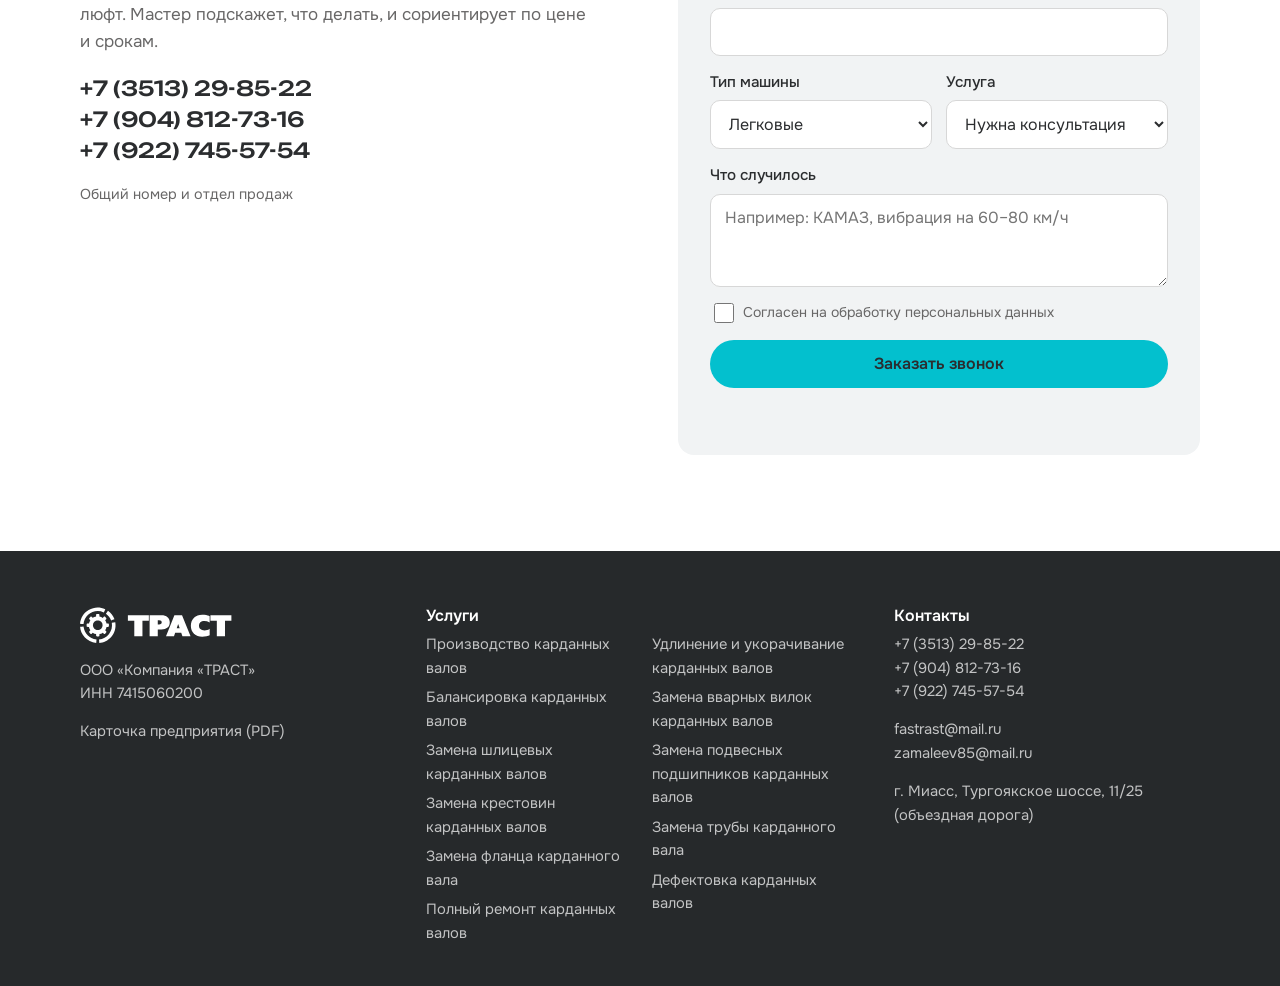
<file: services/proizvodstvo-kardannykh-valov/index.html>
<!doctype html>
<html lang="ru">
<head>
<meta charset="utf-8">
<meta name="viewport" content="width=device-width, initial-scale=1">
<title>Производство карданных валов — Компания «ТРАСТ», Миасс</title>
<meta name="description" content="Изготовим кардан любого типа по вашему чертежу или образцу.">
<link rel="icon" href="../../assets/favicon.svg" type="image/svg+xml">
<link rel="preconnect" href="https://fonts.googleapis.com">
<link rel="preconnect" href="https://fonts.gstatic.com" crossorigin>
<link href="https://fonts.googleapis.com/css2?family=Onest:wght@400;500;600&family=Unbounded:wght@500;700&display=swap" rel="stylesheet">
<link rel="stylesheet" href="../../assets/style.css">
</head>
<body>
<a class="skip" href="#main">Перейти к содержанию</a>
<header class="site-header">
  <div class="wrap header-row">
    <a class="logo" href="../../" aria-label="ТРАСТ — на главную"><img src="../../assets/logo.svg" alt="ТРАСТ" width="207" height="47"></a>
    <nav class="nav" aria-label="Основное меню"><a href="../../services/" aria-current="page">Услуги</a><a href="../../#prices">Цены</a><a href="../../#how">Как работаем</a><a href="../../contacts/">Контакты</a></nav>
    <a class="header-phone" href="tel:+73513298522">+7 (3513) 29-85-22</a>
    <a class="btn btn-teal header-cta" href="#callback">Заказать звонок</a>
    <details class="burger"><summary aria-label="Меню"><span></span></summary><nav aria-label="Меню для телефона"><a href="../../services/" aria-current="page">Услуги</a><a href="../../#prices">Цены</a><a href="../../#how">Как работаем</a><a href="../../contacts/">Контакты</a><a href="tel:+73513298522">+7 (3513) 29-85-22</a></nav></details>
  </div>
</header>
<main id="main">
<section class="page-head svc-head"><div class="wrap svc-head-grid">
  <div><nav class="crumbs"><a href="../../">Главная</a><span>/</span><a href="../../services/">Услуги</a></nav>
  <h1>Производство карданных валов</h1><p class="svc-lead">Изготовим кардан любого типа по вашему чертежу или образцу.</p>
  <p class="svc-from">Договорная</p>
  <div class="hero-actions"><a class="btn btn-teal" href="#callback">Заказать звонок</a><a class="btn btn-line" href="tel:+73513298522">+7 (3513) 29-85-22</a></div></div>
  <figure class="svc-photo"><img src="../../assets/img/ai/parts.jpg" alt=""></figure>
</div></section>
<div class="wrap svc-body">
  <article class="prose"><p>Оборудование, которым мы располагаем, дает нам возможность:</p><ul><li>изготавливать карданные валы вне зависимости от их типа и конструкции</li><li>изготавливать узлы и комплектующие карданных валов</li></ul><p>В процессе изготовления мы будем учитывать чертежи и предварительно заданные размеры и сможем изготовить карданный вал, который нужен Вам. Дополнительно предлагаем адаптацию отечественных карданных валов для автомобилей, произведенных:</p><ul><li>в Японии</li><li>в Европе</li><li>в ряде других стран</li></ul><p>Гарантируем качество, предлагаем приемлемые цены. Производство высокотехнологично, логистика и менеджмент отвечают всем современным требованиям. Обращайтесь!</p><p>Цена договорная в зависимости от объема и сложности изготовления!</p></article>
  <aside class="svc-aside"><h2>Другие услуги</h2><ul><li><a href="../../services/balansirovka-kardannykh-valov/"><span>Балансировка карданных валов</span><b>от 1 500 ₽</b></a></li><li><a href="../../services/zamena-shlitsevykh-kardannykh-valov/"><span>Замена шлицевых карданных валов</span><b>от 1 500 ₽</b></a></li><li><a href="../../services/zamena-krestovin-kardannykh-valov/"><span>Замена крестовин карданных валов</span><b>от 500 ₽</b></a></li><li><a href="../../services/zamena-flantsa-kardannogo-vala/"><span>Замена фланца карданного вала</span><b>от 500 ₽</b></a></li></ul><a class="text-link" href="../../services/">Все услуги</a></aside>
</div>
<div class="wrap"><section class="svc-prices"><h2>Стоимость</h2><p class="lead-price">Договорная — зависит от объёма и сложности. Пришлите чертёж или образец, и мы посчитаем.</p></section></div>

<section class="callback" id="callback">
  <div class="wrap callback-grid">
    <div class="callback-intro">
      <h2>Расскажите, что с валом, и мы перезвоним в течение рабочего дня</h2>
      <p>Назовите марку машины и что беспокоит: вибрация, стук, люфт. Мастер подскажет, что делать, и сориентирует по цене и срокам.</p>
      <p class="callback-phones"><a href="tel:+73513298522">+7 (3513) 29-85-22</a><a href="tel:+79048127316">+7 (904) 812-73-16</a><a href="tel:+79227455754">+7 (922) 745-57-54</a></p>
      <p class="muted-inv">Общий номер и отдел продаж</p>
    </div>
    <form class="request-form" data-mailto="fastrast@mail.ru" novalidate>
      <label>Как к вам обращаться<input name="name" autocomplete="name" required></label>
      <label>Телефон<input name="phone" type="tel" autocomplete="tel" inputmode="tel" required></label>
      <div class="form-row">
        <label>Тип машины<select name="class"><option>Легковые</option><option>Среднетоннажные</option><option>Крупнотоннажные</option></select></label>
        <label>Услуга<select name="service"><option value="">Нужна консультация</option><option>Производство карданных валов</option><option>Балансировка карданных валов</option><option>Замена шлицевых карданных валов</option><option>Замена крестовин карданных валов</option><option>Замена фланца карданного вала</option><option>Полный ремонт карданных валов</option><option>Удлинение и укорачивание карданных валов</option><option>Замена вварных вилок карданных валов</option><option>Замена подвесных подшипников карданных валов</option><option>Замена трубы карданного вала</option><option>Дефектовка карданных валов</option></select></label>
      </div>
      <label>Что случилось<textarea name="comment" rows="3" placeholder="Например: КАМАЗ, вибрация на 60–80 км/ч"></textarea></label>
      <label class="check"><input type="checkbox" name="consent" required><span>Согласен на обработку персональных данных</span></label>
      <button class="btn btn-teal" type="submit">Заказать звонок</button>
      <p class="form-status" role="status" aria-live="polite"></p>
    </form>
  </div>
</section>
</main>
<footer class="site-footer">
  <div class="wrap footer-grid">
    <div><img src="../../assets/logo-footer.svg" alt="ТРАСТ" width="160" height="36" class="footer-logo">
      <p>ООО «Компания «ТРАСТ»<br>ИНН 7415060200</p>
      <p><a href="../../assets/requisites_trust.pdf">Карточка предприятия (PDF)</a></p></div>
    <div class="footer-services"><h3>Услуги</h3><ul><li><a href="../../services/proizvodstvo-kardannykh-valov/">Производство карданных валов</a></li><li><a href="../../services/balansirovka-kardannykh-valov/">Балансировка карданных валов</a></li><li><a href="../../services/zamena-shlitsevykh-kardannykh-valov/">Замена шлицевых карданных валов</a></li><li><a href="../../services/zamena-krestovin-kardannykh-valov/">Замена крестовин карданных валов</a></li><li><a href="../../services/zamena-flantsa-kardannogo-vala/">Замена фланца карданного вала</a></li><li><a href="../../services/polnyy-remont-kardannykh-valov/">Полный ремонт карданных валов</a></li><li><a href="../../services/udlinenie-i-ukorachivanie-kardannykh-valov/">Удлинение и укорачивание карданных валов</a></li><li><a href="../../services/zamena-vvarnykh-vilok-kardannykh-valov/">Замена вварных вилок карданных валов</a></li><li><a href="../../services/zamena-podvesnykh-podshipnikov-kardannykh-valov/">Замена подвесных подшипников карданных валов</a></li><li><a href="../../services/zamena-truby-kardannogo-vala/">Замена трубы карданного вала</a></li><li><a href="../../services/defektovka-kardannykh-valov/">Дефектовка карданных валов</a></li></ul></div>
    <div><h3>Контакты</h3><p><a href="tel:+73513298522">+7 (3513) 29-85-22</a><br><a href="tel:+79048127316">+7 (904) 812-73-16</a><br><a href="tel:+79227455754">+7 (922) 745-57-54</a></p>
      <p><a href="mailto:fastrast@mail.ru">fastrast@mail.ru</a><br><a href="mailto:zamaleev85@mail.ru">zamaleev85@mail.ru</a></p><p>г. Миасс, Тургоякское шоссе, 11/25 (объездная дорога)</p></div>
  </div>
</footer>
<script src="../../assets/main.js" defer></script>
</body>
</html>
</file>
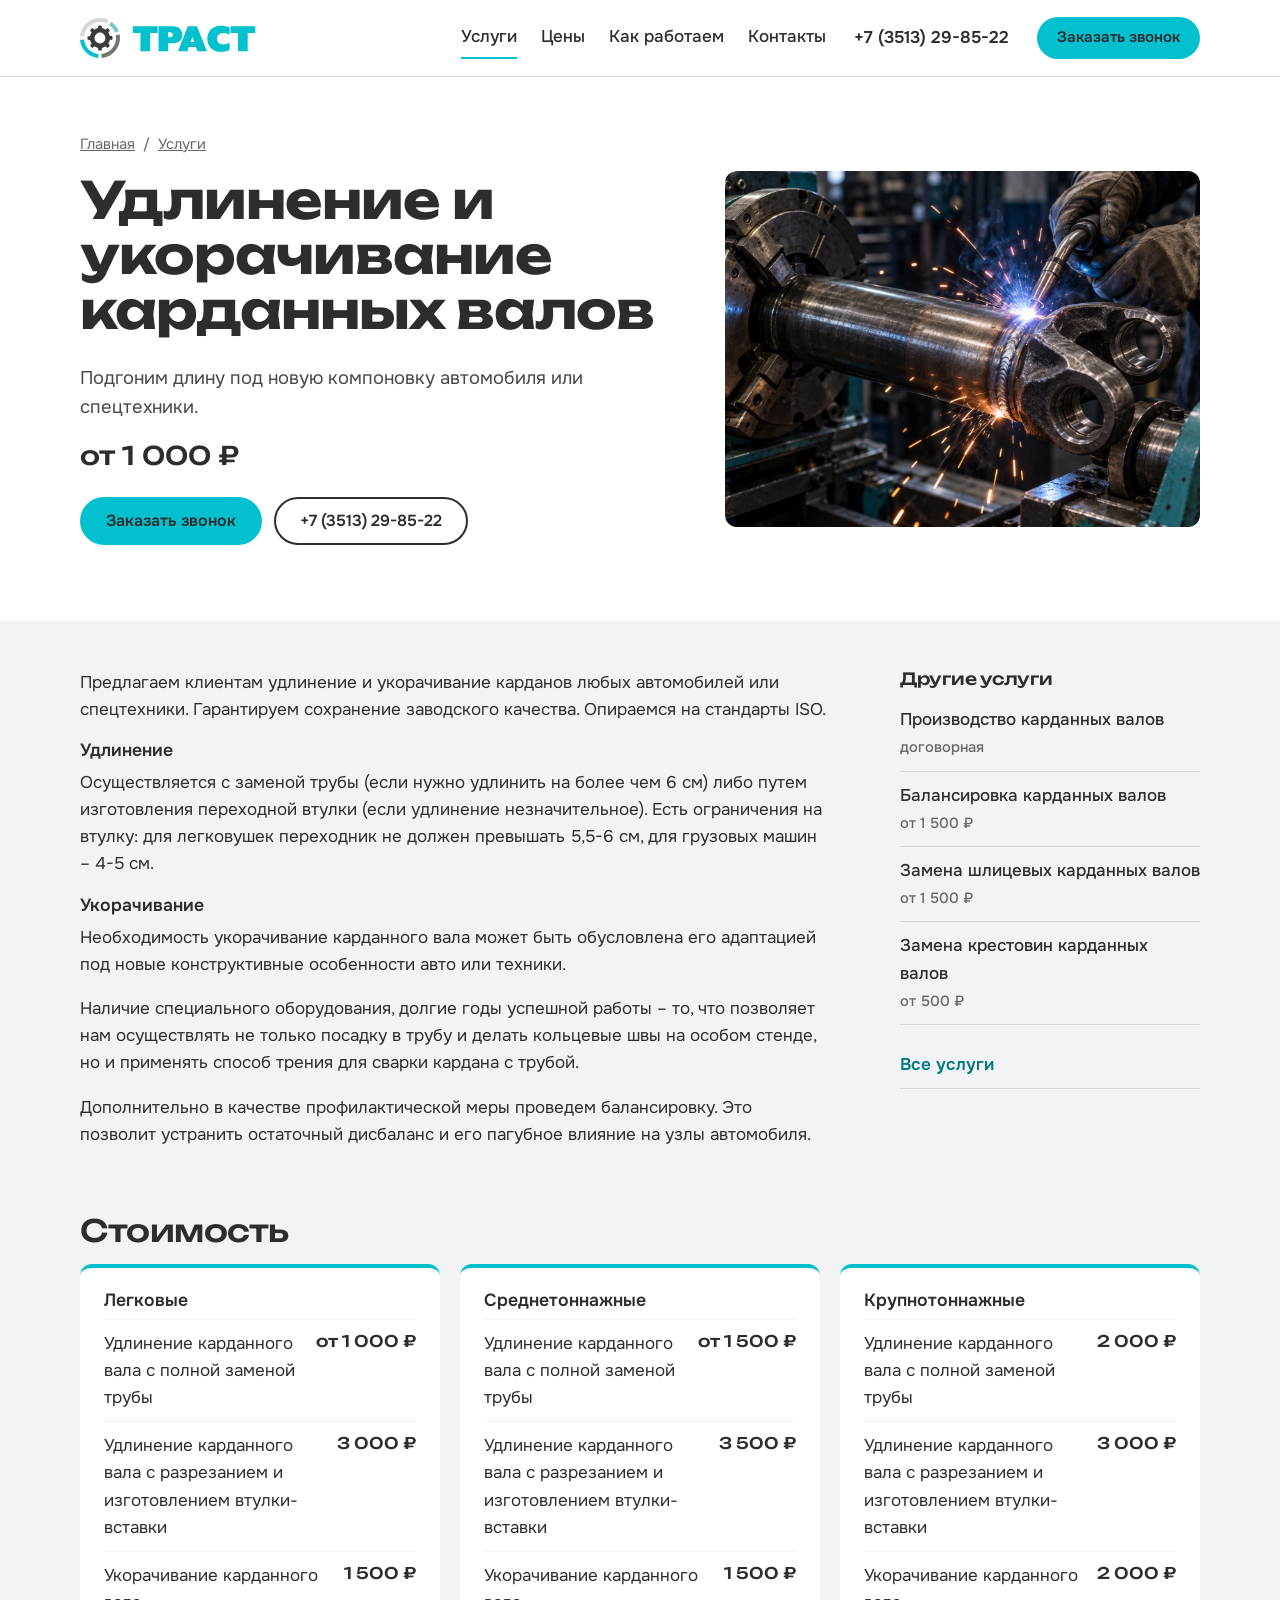
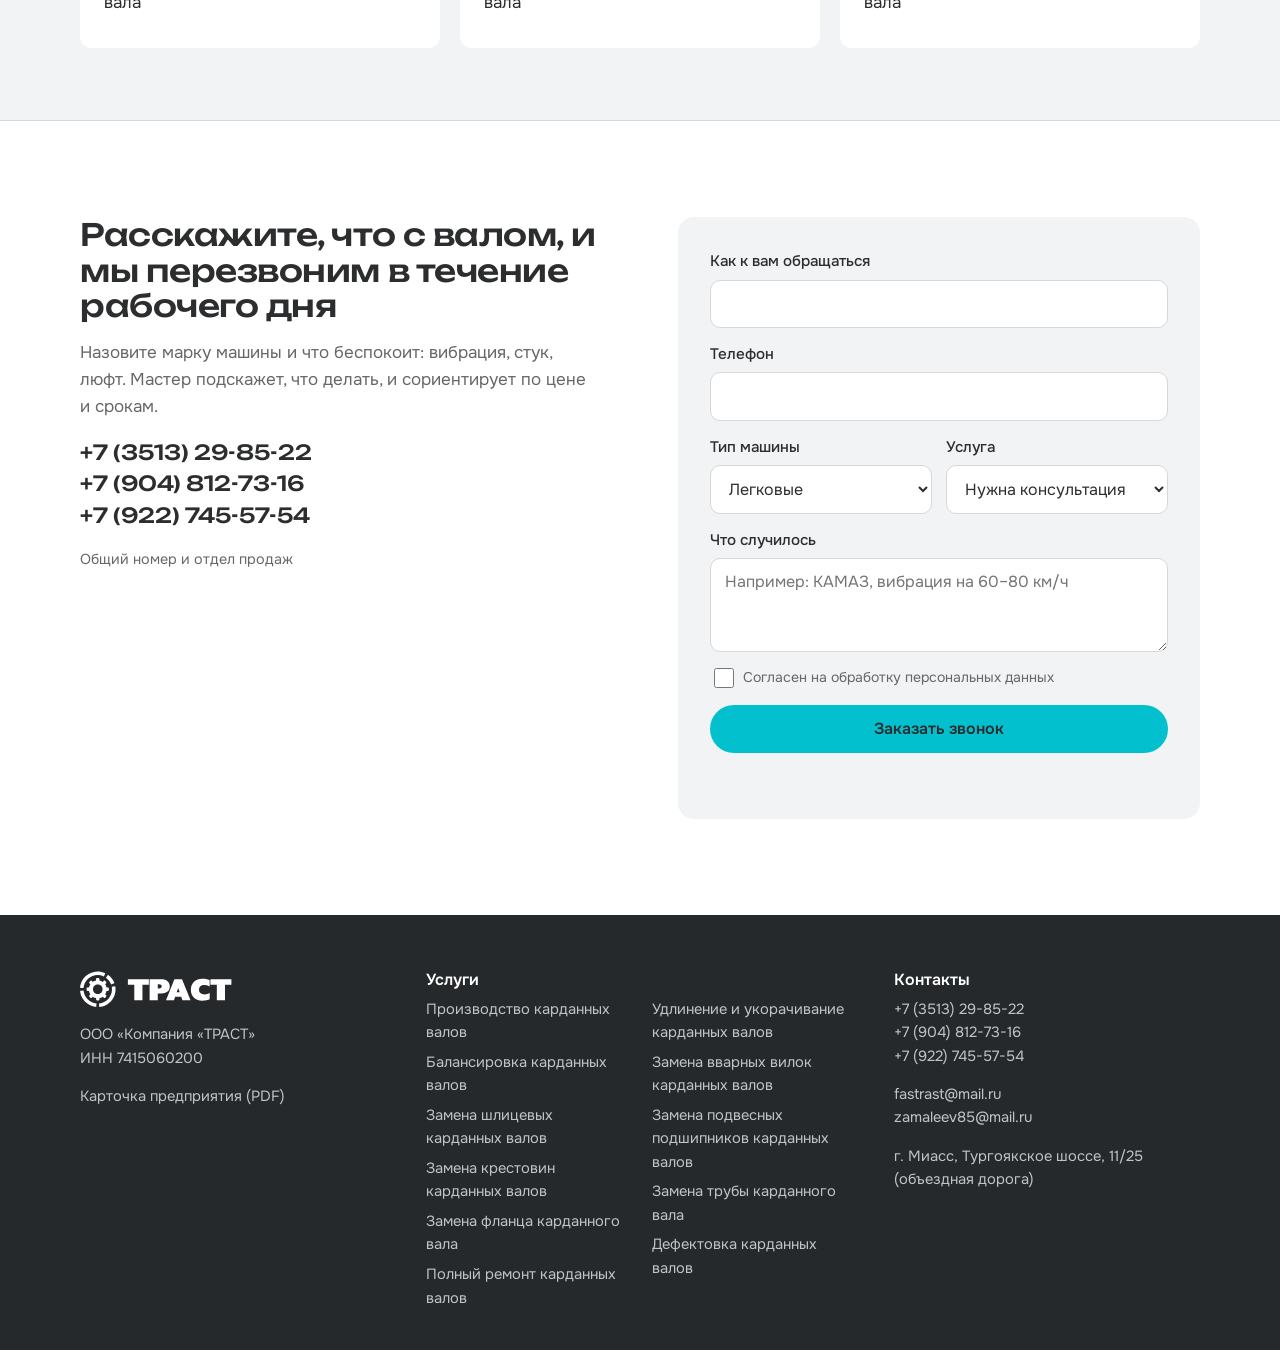
<file: services/udlinenie-i-ukorachivanie-kardannykh-valov/index.html>
<!doctype html>
<html lang="ru">
<head>
<meta charset="utf-8">
<meta name="viewport" content="width=device-width, initial-scale=1">
<title>Удлинение и укорачивание карданных валов — Компания «ТРАСТ», Миасс</title>
<meta name="description" content="Подгоним длину под новую компоновку автомобиля или спецтехники.">
<link rel="icon" href="../../assets/favicon.svg" type="image/svg+xml">
<link rel="preconnect" href="https://fonts.googleapis.com">
<link rel="preconnect" href="https://fonts.gstatic.com" crossorigin>
<link href="https://fonts.googleapis.com/css2?family=Onest:wght@400;500;600&family=Unbounded:wght@500;700&display=swap" rel="stylesheet">
<link rel="stylesheet" href="../../assets/style.css">
</head>
<body>
<a class="skip" href="#main">Перейти к содержанию</a>
<header class="site-header">
  <div class="wrap header-row">
    <a class="logo" href="../../" aria-label="ТРАСТ — на главную"><img src="../../assets/logo.svg" alt="ТРАСТ" width="207" height="47"></a>
    <nav class="nav" aria-label="Основное меню"><a href="../../services/" aria-current="page">Услуги</a><a href="../../#prices">Цены</a><a href="../../#how">Как работаем</a><a href="../../contacts/">Контакты</a></nav>
    <a class="header-phone" href="tel:+73513298522">+7 (3513) 29-85-22</a>
    <a class="btn btn-teal header-cta" href="#callback">Заказать звонок</a>
    <details class="burger"><summary aria-label="Меню"><span></span></summary><nav aria-label="Меню для телефона"><a href="../../services/" aria-current="page">Услуги</a><a href="../../#prices">Цены</a><a href="../../#how">Как работаем</a><a href="../../contacts/">Контакты</a><a href="tel:+73513298522">+7 (3513) 29-85-22</a></nav></details>
  </div>
</header>
<main id="main">
<section class="page-head svc-head"><div class="wrap svc-head-grid">
  <div><nav class="crumbs"><a href="../../">Главная</a><span>/</span><a href="../../services/">Услуги</a></nav>
  <h1>Удлинение и укорачивание карданных валов</h1><p class="svc-lead">Подгоним длину под новую компоновку автомобиля или спецтехники.</p>
  <p class="svc-from">от 1 000 ₽</p>
  <div class="hero-actions"><a class="btn btn-teal" href="#callback">Заказать звонок</a><a class="btn btn-line" href="tel:+73513298522">+7 (3513) 29-85-22</a></div></div>
  <figure class="svc-photo"><img src="../../assets/img/ai/welding.jpg" alt=""></figure>
</div></section>
<div class="wrap svc-body">
  <article class="prose"><p>Предлагаем клиентам удлинение и укорачивание карданов любых автомобилей или спецтехники. Гарантируем сохранение заводского качества. Опираемся на стандарты ISO.</p><h3>Удлинение</h3><p>Осуществляется с заменой трубы (если нужно удлинить на более чем 6 см) либо путем изготовления переходной втулки (если удлинение незначительное). Есть ограничения на втулку: для легковушек переходник не должен превышать 5,5-6 см, для грузовых машин – 4-5 см.</p><h3>Укорачивание</h3><p>Необходимость укорачивание карданного вала может быть обусловлена его адаптацией под новые конструктивные особенности авто или техники.</p><p>Наличие специального оборудования, долгие годы успешной работы – то, что позволяет нам осуществлять не только посадку в трубу и делать кольцевые швы на особом стенде, но и применять способ трения для сварки кардана с трубой.</p><p>Дополнительно в качестве профилактической меры проведем балансировку. Это позволит устранить остаточный дисбаланс и его пагубное влияние на узлы автомобиля.</p></article>
  <aside class="svc-aside"><h2>Другие услуги</h2><ul><li><a href="../../services/proizvodstvo-kardannykh-valov/"><span>Производство карданных валов</span><b>договорная</b></a></li><li><a href="../../services/balansirovka-kardannykh-valov/"><span>Балансировка карданных валов</span><b>от 1 500 ₽</b></a></li><li><a href="../../services/zamena-shlitsevykh-kardannykh-valov/"><span>Замена шлицевых карданных валов</span><b>от 1 500 ₽</b></a></li><li><a href="../../services/zamena-krestovin-kardannykh-valov/"><span>Замена крестовин карданных валов</span><b>от 500 ₽</b></a></li></ul><a class="text-link" href="../../services/">Все услуги</a></aside>
</div>
<div class="wrap"><section class="svc-prices" aria-label="Цены"><h2>Стоимость</h2><div class="pc-grid"><div class="pc"><h3>Легковые</h3><ul><li><span>Удлинение карданного вала с полной заменой трубы</span><b class="">от 1 000 ₽</b></li><li><span>Удлинение карданного вала с разрезанием и изготовлением втулки-вставки</span><b class="">3 000 ₽</b></li><li><span>Укорачивание карданного вала</span><b class="">1 500 ₽</b></li></ul></div><div class="pc"><h3>Среднетоннажные</h3><ul><li><span>Удлинение карданного вала с полной заменой трубы</span><b class="">от 1 500 ₽</b></li><li><span>Удлинение карданного вала с разрезанием и изготовлением втулки-вставки</span><b class="">3 500 ₽</b></li><li><span>Укорачивание карданного вала</span><b class="">1 500 ₽</b></li></ul></div><div class="pc"><h3>Крупнотоннажные</h3><ul><li><span>Удлинение карданного вала с полной заменой трубы</span><b class="">2 000 ₽</b></li><li><span>Удлинение карданного вала с разрезанием и изготовлением втулки-вставки</span><b class="">3 000 ₽</b></li><li><span>Укорачивание карданного вала</span><b class="">2 000 ₽</b></li></ul></div></div></section></div>

<section class="callback" id="callback">
  <div class="wrap callback-grid">
    <div class="callback-intro">
      <h2>Расскажите, что с валом, и мы перезвоним в течение рабочего дня</h2>
      <p>Назовите марку машины и что беспокоит: вибрация, стук, люфт. Мастер подскажет, что делать, и сориентирует по цене и срокам.</p>
      <p class="callback-phones"><a href="tel:+73513298522">+7 (3513) 29-85-22</a><a href="tel:+79048127316">+7 (904) 812-73-16</a><a href="tel:+79227455754">+7 (922) 745-57-54</a></p>
      <p class="muted-inv">Общий номер и отдел продаж</p>
    </div>
    <form class="request-form" data-mailto="fastrast@mail.ru" novalidate>
      <label>Как к вам обращаться<input name="name" autocomplete="name" required></label>
      <label>Телефон<input name="phone" type="tel" autocomplete="tel" inputmode="tel" required></label>
      <div class="form-row">
        <label>Тип машины<select name="class"><option>Легковые</option><option>Среднетоннажные</option><option>Крупнотоннажные</option></select></label>
        <label>Услуга<select name="service"><option value="">Нужна консультация</option><option>Производство карданных валов</option><option>Балансировка карданных валов</option><option>Замена шлицевых карданных валов</option><option>Замена крестовин карданных валов</option><option>Замена фланца карданного вала</option><option>Полный ремонт карданных валов</option><option>Удлинение и укорачивание карданных валов</option><option>Замена вварных вилок карданных валов</option><option>Замена подвесных подшипников карданных валов</option><option>Замена трубы карданного вала</option><option>Дефектовка карданных валов</option></select></label>
      </div>
      <label>Что случилось<textarea name="comment" rows="3" placeholder="Например: КАМАЗ, вибрация на 60–80 км/ч"></textarea></label>
      <label class="check"><input type="checkbox" name="consent" required><span>Согласен на обработку персональных данных</span></label>
      <button class="btn btn-teal" type="submit">Заказать звонок</button>
      <p class="form-status" role="status" aria-live="polite"></p>
    </form>
  </div>
</section>
</main>
<footer class="site-footer">
  <div class="wrap footer-grid">
    <div><img src="../../assets/logo-footer.svg" alt="ТРАСТ" width="160" height="36" class="footer-logo">
      <p>ООО «Компания «ТРАСТ»<br>ИНН 7415060200</p>
      <p><a href="../../assets/requisites_trust.pdf">Карточка предприятия (PDF)</a></p></div>
    <div class="footer-services"><h3>Услуги</h3><ul><li><a href="../../services/proizvodstvo-kardannykh-valov/">Производство карданных валов</a></li><li><a href="../../services/balansirovka-kardannykh-valov/">Балансировка карданных валов</a></li><li><a href="../../services/zamena-shlitsevykh-kardannykh-valov/">Замена шлицевых карданных валов</a></li><li><a href="../../services/zamena-krestovin-kardannykh-valov/">Замена крестовин карданных валов</a></li><li><a href="../../services/zamena-flantsa-kardannogo-vala/">Замена фланца карданного вала</a></li><li><a href="../../services/polnyy-remont-kardannykh-valov/">Полный ремонт карданных валов</a></li><li><a href="../../services/udlinenie-i-ukorachivanie-kardannykh-valov/">Удлинение и укорачивание карданных валов</a></li><li><a href="../../services/zamena-vvarnykh-vilok-kardannykh-valov/">Замена вварных вилок карданных валов</a></li><li><a href="../../services/zamena-podvesnykh-podshipnikov-kardannykh-valov/">Замена подвесных подшипников карданных валов</a></li><li><a href="../../services/zamena-truby-kardannogo-vala/">Замена трубы карданного вала</a></li><li><a href="../../services/defektovka-kardannykh-valov/">Дефектовка карданных валов</a></li></ul></div>
    <div><h3>Контакты</h3><p><a href="tel:+73513298522">+7 (3513) 29-85-22</a><br><a href="tel:+79048127316">+7 (904) 812-73-16</a><br><a href="tel:+79227455754">+7 (922) 745-57-54</a></p>
      <p><a href="mailto:fastrast@mail.ru">fastrast@mail.ru</a><br><a href="mailto:zamaleev85@mail.ru">zamaleev85@mail.ru</a></p><p>г. Миасс, Тургоякское шоссе, 11/25 (объездная дорога)</p></div>
  </div>
</footer>
<script src="../../assets/main.js" defer></script>
</body>
</html>
</file>
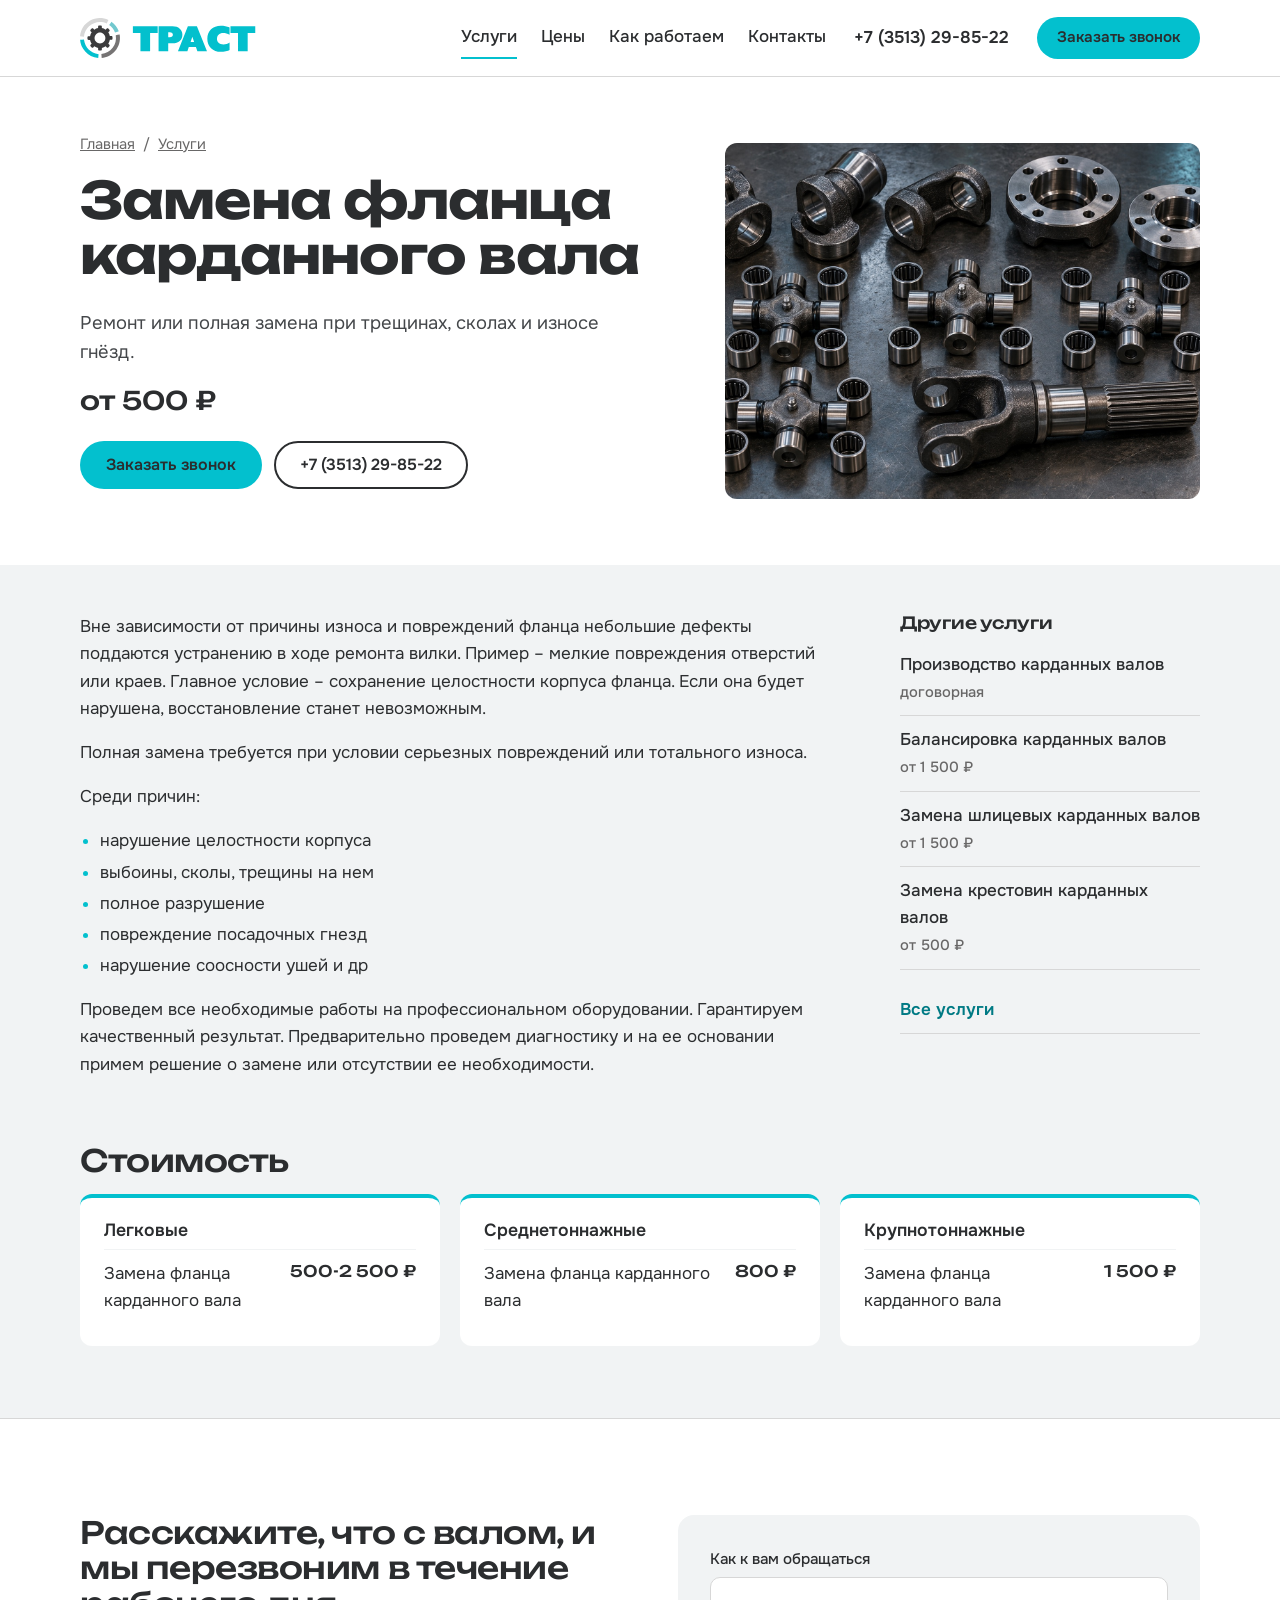
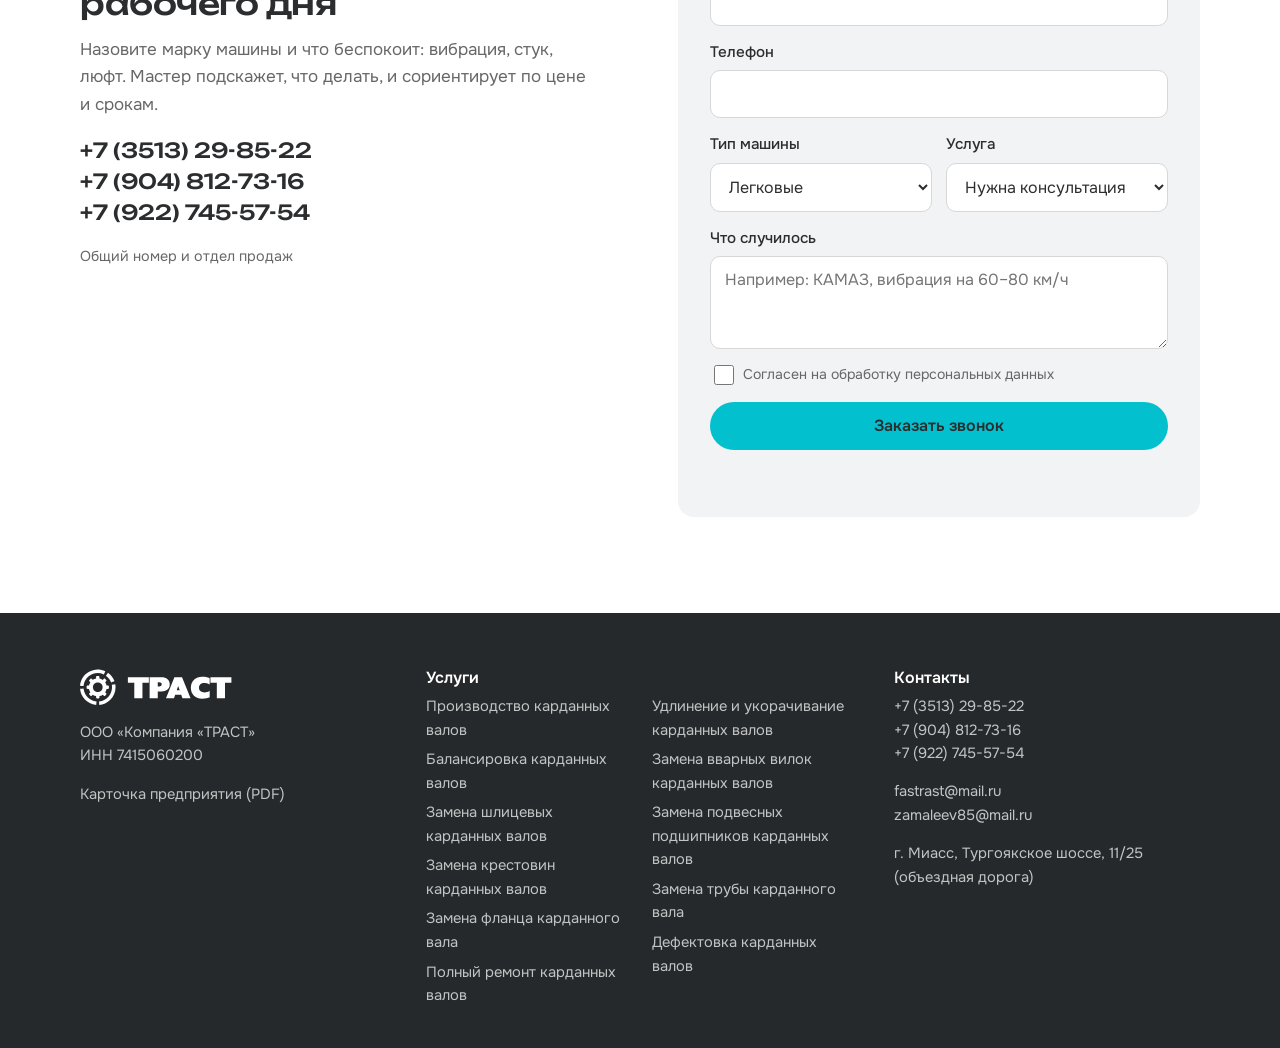
<file: services/zamena-flantsa-kardannogo-vala/index.html>
<!doctype html>
<html lang="ru">
<head>
<meta charset="utf-8">
<meta name="viewport" content="width=device-width, initial-scale=1">
<title>Замена фланца карданного вала — Компания «ТРАСТ», Миасс</title>
<meta name="description" content="Ремонт или полная замена при трещинах, сколах и износе гнёзд.">
<link rel="icon" href="../../assets/favicon.svg" type="image/svg+xml">
<link rel="preconnect" href="https://fonts.googleapis.com">
<link rel="preconnect" href="https://fonts.gstatic.com" crossorigin>
<link href="https://fonts.googleapis.com/css2?family=Onest:wght@400;500;600&family=Unbounded:wght@500;700&display=swap" rel="stylesheet">
<link rel="stylesheet" href="../../assets/style.css">
</head>
<body>
<a class="skip" href="#main">Перейти к содержанию</a>
<header class="site-header">
  <div class="wrap header-row">
    <a class="logo" href="../../" aria-label="ТРАСТ — на главную"><img src="../../assets/logo.svg" alt="ТРАСТ" width="207" height="47"></a>
    <nav class="nav" aria-label="Основное меню"><a href="../../services/" aria-current="page">Услуги</a><a href="../../#prices">Цены</a><a href="../../#how">Как работаем</a><a href="../../contacts/">Контакты</a></nav>
    <a class="header-phone" href="tel:+73513298522">+7 (3513) 29-85-22</a>
    <a class="btn btn-teal header-cta" href="#callback">Заказать звонок</a>
    <details class="burger"><summary aria-label="Меню"><span></span></summary><nav aria-label="Меню для телефона"><a href="../../services/" aria-current="page">Услуги</a><a href="../../#prices">Цены</a><a href="../../#how">Как работаем</a><a href="../../contacts/">Контакты</a><a href="tel:+73513298522">+7 (3513) 29-85-22</a></nav></details>
  </div>
</header>
<main id="main">
<section class="page-head svc-head"><div class="wrap svc-head-grid">
  <div><nav class="crumbs"><a href="../../">Главная</a><span>/</span><a href="../../services/">Услуги</a></nav>
  <h1>Замена фланца карданного вала</h1><p class="svc-lead">Ремонт или полная замена при трещинах, сколах и износе гнёзд.</p>
  <p class="svc-from">от 500 ₽</p>
  <div class="hero-actions"><a class="btn btn-teal" href="#callback">Заказать звонок</a><a class="btn btn-line" href="tel:+73513298522">+7 (3513) 29-85-22</a></div></div>
  <figure class="svc-photo"><img src="../../assets/img/ai/parts.jpg" alt=""></figure>
</div></section>
<div class="wrap svc-body">
  <article class="prose"><p>Вне зависимости от причины износа и повреждений фланца небольшие дефекты поддаются устранению в ходе ремонта вилки. Пример – мелкие повреждения отверстий или краев. Главное условие – сохранение целостности корпуса фланца. Если она будет нарушена, восстановление станет невозможным.</p><p>Полная замена требуется при условии серьезных повреждений или тотального износа.</p><p>Среди причин:</p><ul><li>нарушение целостности корпуса</li><li>выбоины, сколы, трещины на нем</li><li>полное разрушение</li><li>повреждение посадочных гнезд</li><li>нарушение соосности ушей и др</li></ul><p>Проведем все необходимые работы на профессиональном оборудовании. Гарантируем качественный результат. Предварительно проведем диагностику и на ее основании примем решение о замене или отсутствии ее необходимости.</p></article>
  <aside class="svc-aside"><h2>Другие услуги</h2><ul><li><a href="../../services/proizvodstvo-kardannykh-valov/"><span>Производство карданных валов</span><b>договорная</b></a></li><li><a href="../../services/balansirovka-kardannykh-valov/"><span>Балансировка карданных валов</span><b>от 1 500 ₽</b></a></li><li><a href="../../services/zamena-shlitsevykh-kardannykh-valov/"><span>Замена шлицевых карданных валов</span><b>от 1 500 ₽</b></a></li><li><a href="../../services/zamena-krestovin-kardannykh-valov/"><span>Замена крестовин карданных валов</span><b>от 500 ₽</b></a></li></ul><a class="text-link" href="../../services/">Все услуги</a></aside>
</div>
<div class="wrap"><section class="svc-prices" aria-label="Цены"><h2>Стоимость</h2><div class="pc-grid"><div class="pc"><h3>Легковые</h3><ul><li><span>Замена фланца карданного вала</span><b class="">500-2 500 ₽</b></li></ul></div><div class="pc"><h3>Среднетоннажные</h3><ul><li><span>Замена фланца карданного вала</span><b class="">800 ₽</b></li></ul></div><div class="pc"><h3>Крупнотоннажные</h3><ul><li><span>Замена фланца карданного вала</span><b class="">1 500 ₽</b></li></ul></div></div></section></div>

<section class="callback" id="callback">
  <div class="wrap callback-grid">
    <div class="callback-intro">
      <h2>Расскажите, что с валом, и мы перезвоним в течение рабочего дня</h2>
      <p>Назовите марку машины и что беспокоит: вибрация, стук, люфт. Мастер подскажет, что делать, и сориентирует по цене и срокам.</p>
      <p class="callback-phones"><a href="tel:+73513298522">+7 (3513) 29-85-22</a><a href="tel:+79048127316">+7 (904) 812-73-16</a><a href="tel:+79227455754">+7 (922) 745-57-54</a></p>
      <p class="muted-inv">Общий номер и отдел продаж</p>
    </div>
    <form class="request-form" data-mailto="fastrast@mail.ru" novalidate>
      <label>Как к вам обращаться<input name="name" autocomplete="name" required></label>
      <label>Телефон<input name="phone" type="tel" autocomplete="tel" inputmode="tel" required></label>
      <div class="form-row">
        <label>Тип машины<select name="class"><option>Легковые</option><option>Среднетоннажные</option><option>Крупнотоннажные</option></select></label>
        <label>Услуга<select name="service"><option value="">Нужна консультация</option><option>Производство карданных валов</option><option>Балансировка карданных валов</option><option>Замена шлицевых карданных валов</option><option>Замена крестовин карданных валов</option><option>Замена фланца карданного вала</option><option>Полный ремонт карданных валов</option><option>Удлинение и укорачивание карданных валов</option><option>Замена вварных вилок карданных валов</option><option>Замена подвесных подшипников карданных валов</option><option>Замена трубы карданного вала</option><option>Дефектовка карданных валов</option></select></label>
      </div>
      <label>Что случилось<textarea name="comment" rows="3" placeholder="Например: КАМАЗ, вибрация на 60–80 км/ч"></textarea></label>
      <label class="check"><input type="checkbox" name="consent" required><span>Согласен на обработку персональных данных</span></label>
      <button class="btn btn-teal" type="submit">Заказать звонок</button>
      <p class="form-status" role="status" aria-live="polite"></p>
    </form>
  </div>
</section>
</main>
<footer class="site-footer">
  <div class="wrap footer-grid">
    <div><img src="../../assets/logo-footer.svg" alt="ТРАСТ" width="160" height="36" class="footer-logo">
      <p>ООО «Компания «ТРАСТ»<br>ИНН 7415060200</p>
      <p><a href="../../assets/requisites_trust.pdf">Карточка предприятия (PDF)</a></p></div>
    <div class="footer-services"><h3>Услуги</h3><ul><li><a href="../../services/proizvodstvo-kardannykh-valov/">Производство карданных валов</a></li><li><a href="../../services/balansirovka-kardannykh-valov/">Балансировка карданных валов</a></li><li><a href="../../services/zamena-shlitsevykh-kardannykh-valov/">Замена шлицевых карданных валов</a></li><li><a href="../../services/zamena-krestovin-kardannykh-valov/">Замена крестовин карданных валов</a></li><li><a href="../../services/zamena-flantsa-kardannogo-vala/">Замена фланца карданного вала</a></li><li><a href="../../services/polnyy-remont-kardannykh-valov/">Полный ремонт карданных валов</a></li><li><a href="../../services/udlinenie-i-ukorachivanie-kardannykh-valov/">Удлинение и укорачивание карданных валов</a></li><li><a href="../../services/zamena-vvarnykh-vilok-kardannykh-valov/">Замена вварных вилок карданных валов</a></li><li><a href="../../services/zamena-podvesnykh-podshipnikov-kardannykh-valov/">Замена подвесных подшипников карданных валов</a></li><li><a href="../../services/zamena-truby-kardannogo-vala/">Замена трубы карданного вала</a></li><li><a href="../../services/defektovka-kardannykh-valov/">Дефектовка карданных валов</a></li></ul></div>
    <div><h3>Контакты</h3><p><a href="tel:+73513298522">+7 (3513) 29-85-22</a><br><a href="tel:+79048127316">+7 (904) 812-73-16</a><br><a href="tel:+79227455754">+7 (922) 745-57-54</a></p>
      <p><a href="mailto:fastrast@mail.ru">fastrast@mail.ru</a><br><a href="mailto:zamaleev85@mail.ru">zamaleev85@mail.ru</a></p><p>г. Миасс, Тургоякское шоссе, 11/25 (объездная дорога)</p></div>
  </div>
</footer>
<script src="../../assets/main.js" defer></script>
</body>
</html>
</file>
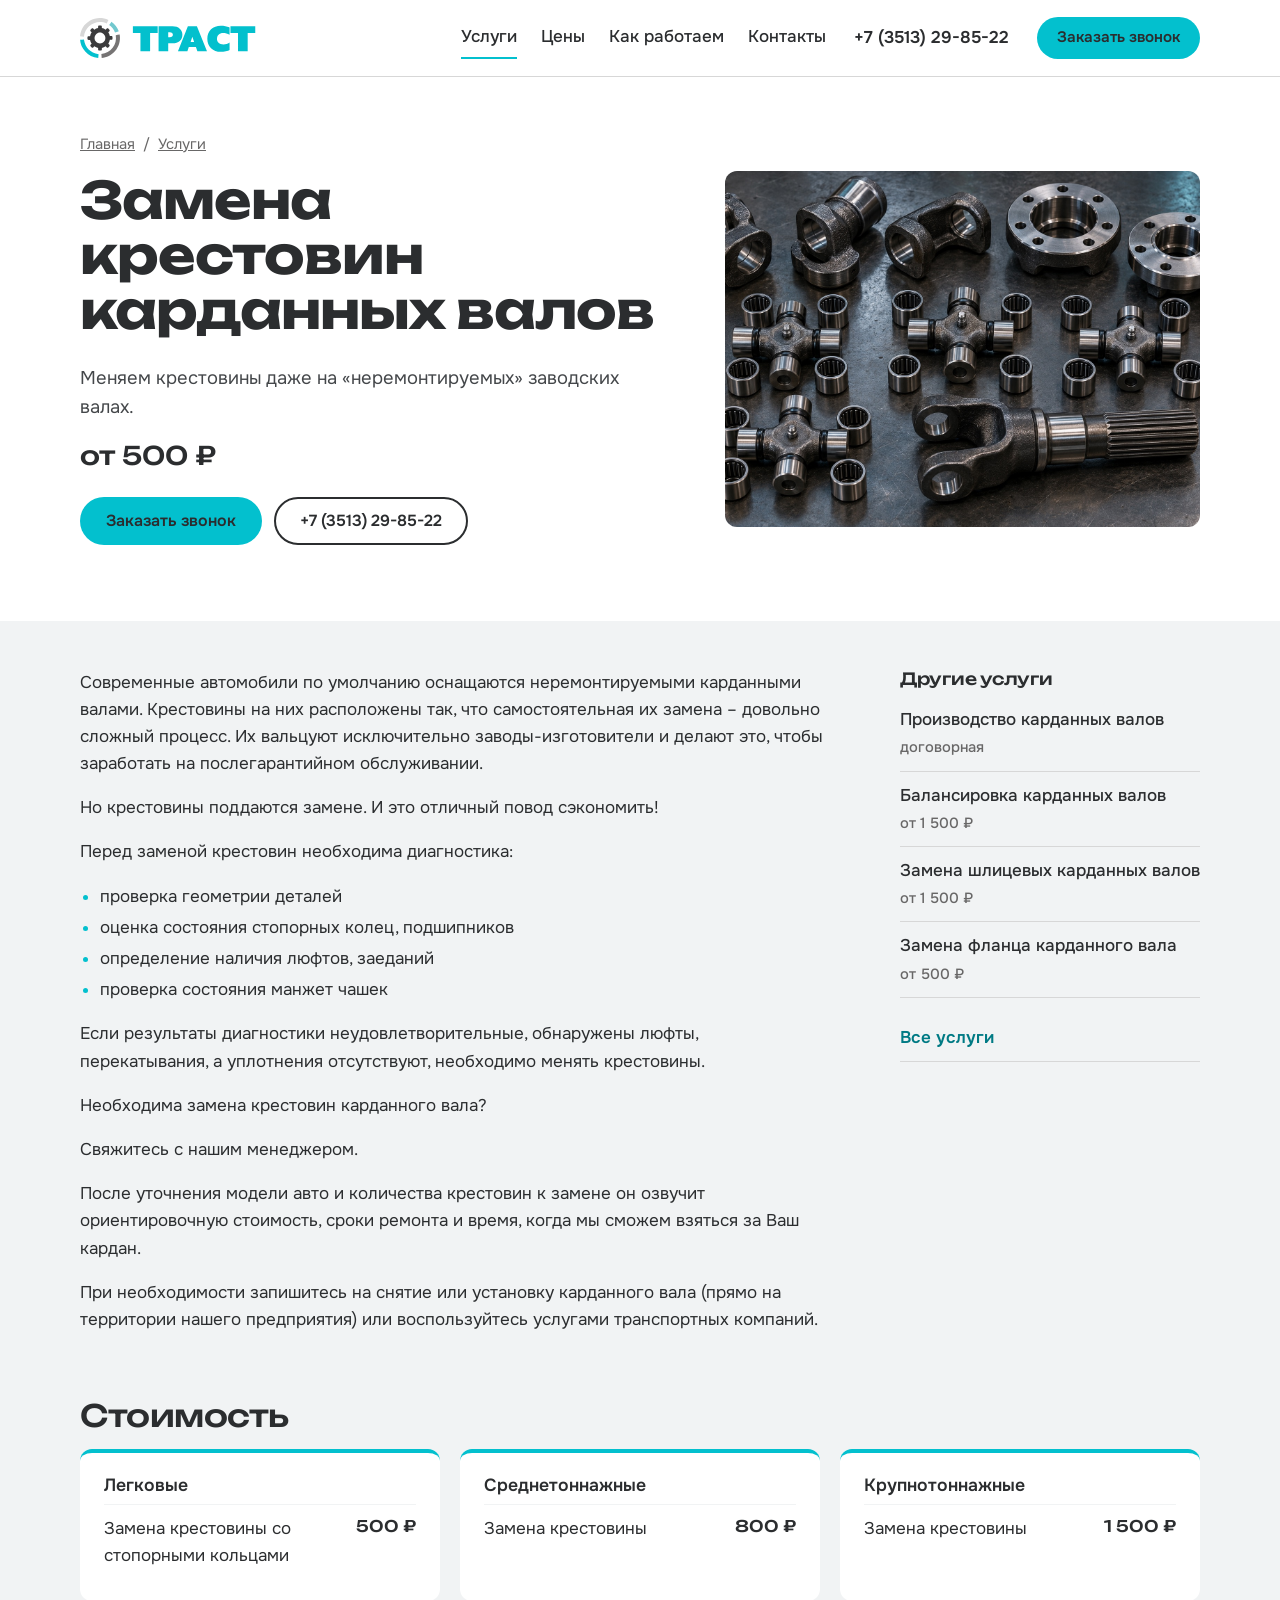
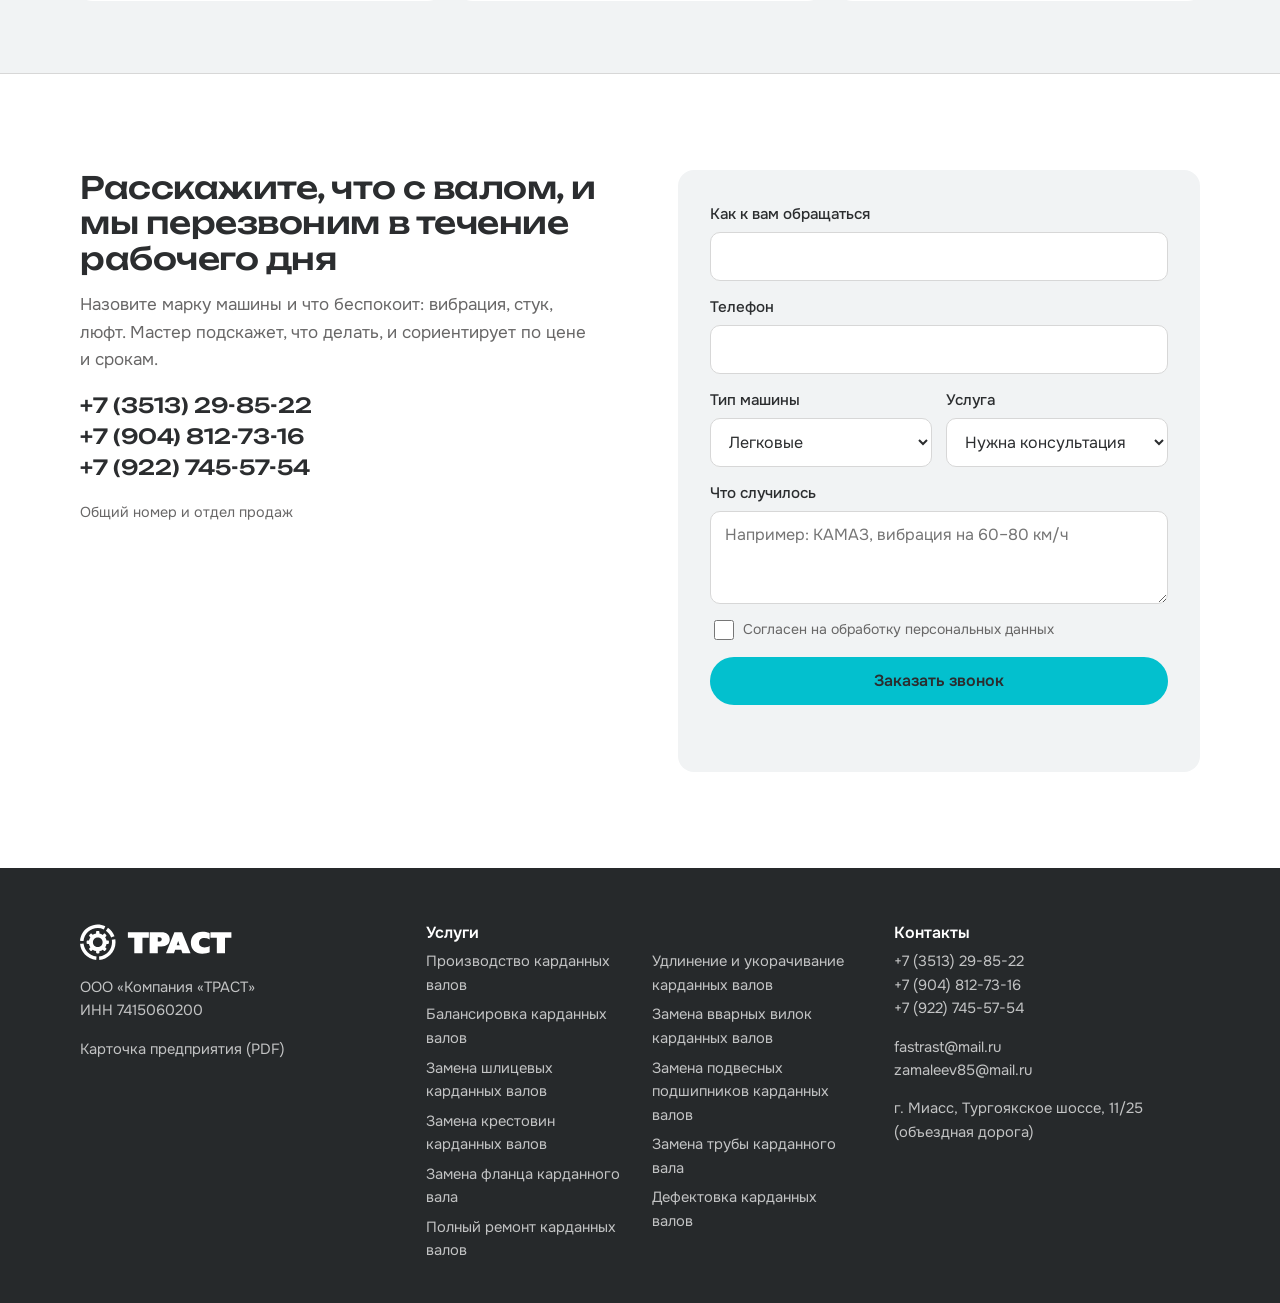
<file: services/zamena-krestovin-kardannykh-valov/index.html>
<!doctype html>
<html lang="ru">
<head>
<meta charset="utf-8">
<meta name="viewport" content="width=device-width, initial-scale=1">
<title>Замена крестовин карданных валов — Компания «ТРАСТ», Миасс</title>
<meta name="description" content="Меняем крестовины даже на «неремонтируемых» заводских валах.">
<link rel="icon" href="../../assets/favicon.svg" type="image/svg+xml">
<link rel="preconnect" href="https://fonts.googleapis.com">
<link rel="preconnect" href="https://fonts.gstatic.com" crossorigin>
<link href="https://fonts.googleapis.com/css2?family=Onest:wght@400;500;600&family=Unbounded:wght@500;700&display=swap" rel="stylesheet">
<link rel="stylesheet" href="../../assets/style.css">
</head>
<body>
<a class="skip" href="#main">Перейти к содержанию</a>
<header class="site-header">
  <div class="wrap header-row">
    <a class="logo" href="../../" aria-label="ТРАСТ — на главную"><img src="../../assets/logo.svg" alt="ТРАСТ" width="207" height="47"></a>
    <nav class="nav" aria-label="Основное меню"><a href="../../services/" aria-current="page">Услуги</a><a href="../../#prices">Цены</a><a href="../../#how">Как работаем</a><a href="../../contacts/">Контакты</a></nav>
    <a class="header-phone" href="tel:+73513298522">+7 (3513) 29-85-22</a>
    <a class="btn btn-teal header-cta" href="#callback">Заказать звонок</a>
    <details class="burger"><summary aria-label="Меню"><span></span></summary><nav aria-label="Меню для телефона"><a href="../../services/" aria-current="page">Услуги</a><a href="../../#prices">Цены</a><a href="../../#how">Как работаем</a><a href="../../contacts/">Контакты</a><a href="tel:+73513298522">+7 (3513) 29-85-22</a></nav></details>
  </div>
</header>
<main id="main">
<section class="page-head svc-head"><div class="wrap svc-head-grid">
  <div><nav class="crumbs"><a href="../../">Главная</a><span>/</span><a href="../../services/">Услуги</a></nav>
  <h1>Замена крестовин карданных валов</h1><p class="svc-lead">Меняем крестовины даже на «неремонтируемых» заводских валах.</p>
  <p class="svc-from">от 500 ₽</p>
  <div class="hero-actions"><a class="btn btn-teal" href="#callback">Заказать звонок</a><a class="btn btn-line" href="tel:+73513298522">+7 (3513) 29-85-22</a></div></div>
  <figure class="svc-photo"><img src="../../assets/img/ai/parts.jpg" alt=""></figure>
</div></section>
<div class="wrap svc-body">
  <article class="prose"><p>Современные автомобили по умолчанию оснащаются неремонтируемыми карданными валами. Крестовины на них расположены так, что самостоятельная их замена – довольно сложный процесс. Их вальцуют исключительно заводы-изготовители и делают это, чтобы заработать на послегарантийном обслуживании.</p><p>Но крестовины поддаются замене. И это отличный повод сэкономить!</p><p>Перед заменой крестовин необходима диагностика:</p><ul><li>проверка геометрии деталей</li><li>оценка состояния стопорных колец, подшипников</li><li>определение наличия люфтов, заеданий</li><li>проверка состояния манжет чашек</li></ul><p>Если результаты диагностики неудовлетворительные, обнаружены люфты, перекатывания, а уплотнения отсутствуют, необходимо менять крестовины.</p><p>Необходима замена крестовин карданного вала?</p><p>Свяжитесь с нашим менеджером.</p><p>После уточнения модели авто и количества крестовин к замене он озвучит ориентировочную стоимость, сроки ремонта и время, когда мы сможем взяться за Ваш кардан.</p><p>При необходимости запишитесь на снятие или установку карданного вала (прямо на территории нашего предприятия) или воспользуйтесь услугами транспортных компаний.</p></article>
  <aside class="svc-aside"><h2>Другие услуги</h2><ul><li><a href="../../services/proizvodstvo-kardannykh-valov/"><span>Производство карданных валов</span><b>договорная</b></a></li><li><a href="../../services/balansirovka-kardannykh-valov/"><span>Балансировка карданных валов</span><b>от 1 500 ₽</b></a></li><li><a href="../../services/zamena-shlitsevykh-kardannykh-valov/"><span>Замена шлицевых карданных валов</span><b>от 1 500 ₽</b></a></li><li><a href="../../services/zamena-flantsa-kardannogo-vala/"><span>Замена фланца карданного вала</span><b>от 500 ₽</b></a></li></ul><a class="text-link" href="../../services/">Все услуги</a></aside>
</div>
<div class="wrap"><section class="svc-prices" aria-label="Цены"><h2>Стоимость</h2><div class="pc-grid"><div class="pc"><h3>Легковые</h3><ul><li><span>Замена крестовины со стопорными кольцами</span><b class="">500 ₽</b></li></ul></div><div class="pc"><h3>Среднетоннажные</h3><ul><li><span>Замена крестовины</span><b class="">800 ₽</b></li></ul></div><div class="pc"><h3>Крупнотоннажные</h3><ul><li><span>Замена крестовины</span><b class="">1 500 ₽</b></li></ul></div></div></section></div>

<section class="callback" id="callback">
  <div class="wrap callback-grid">
    <div class="callback-intro">
      <h2>Расскажите, что с валом, и мы перезвоним в течение рабочего дня</h2>
      <p>Назовите марку машины и что беспокоит: вибрация, стук, люфт. Мастер подскажет, что делать, и сориентирует по цене и срокам.</p>
      <p class="callback-phones"><a href="tel:+73513298522">+7 (3513) 29-85-22</a><a href="tel:+79048127316">+7 (904) 812-73-16</a><a href="tel:+79227455754">+7 (922) 745-57-54</a></p>
      <p class="muted-inv">Общий номер и отдел продаж</p>
    </div>
    <form class="request-form" data-mailto="fastrast@mail.ru" novalidate>
      <label>Как к вам обращаться<input name="name" autocomplete="name" required></label>
      <label>Телефон<input name="phone" type="tel" autocomplete="tel" inputmode="tel" required></label>
      <div class="form-row">
        <label>Тип машины<select name="class"><option>Легковые</option><option>Среднетоннажные</option><option>Крупнотоннажные</option></select></label>
        <label>Услуга<select name="service"><option value="">Нужна консультация</option><option>Производство карданных валов</option><option>Балансировка карданных валов</option><option>Замена шлицевых карданных валов</option><option>Замена крестовин карданных валов</option><option>Замена фланца карданного вала</option><option>Полный ремонт карданных валов</option><option>Удлинение и укорачивание карданных валов</option><option>Замена вварных вилок карданных валов</option><option>Замена подвесных подшипников карданных валов</option><option>Замена трубы карданного вала</option><option>Дефектовка карданных валов</option></select></label>
      </div>
      <label>Что случилось<textarea name="comment" rows="3" placeholder="Например: КАМАЗ, вибрация на 60–80 км/ч"></textarea></label>
      <label class="check"><input type="checkbox" name="consent" required><span>Согласен на обработку персональных данных</span></label>
      <button class="btn btn-teal" type="submit">Заказать звонок</button>
      <p class="form-status" role="status" aria-live="polite"></p>
    </form>
  </div>
</section>
</main>
<footer class="site-footer">
  <div class="wrap footer-grid">
    <div><img src="../../assets/logo-footer.svg" alt="ТРАСТ" width="160" height="36" class="footer-logo">
      <p>ООО «Компания «ТРАСТ»<br>ИНН 7415060200</p>
      <p><a href="../../assets/requisites_trust.pdf">Карточка предприятия (PDF)</a></p></div>
    <div class="footer-services"><h3>Услуги</h3><ul><li><a href="../../services/proizvodstvo-kardannykh-valov/">Производство карданных валов</a></li><li><a href="../../services/balansirovka-kardannykh-valov/">Балансировка карданных валов</a></li><li><a href="../../services/zamena-shlitsevykh-kardannykh-valov/">Замена шлицевых карданных валов</a></li><li><a href="../../services/zamena-krestovin-kardannykh-valov/">Замена крестовин карданных валов</a></li><li><a href="../../services/zamena-flantsa-kardannogo-vala/">Замена фланца карданного вала</a></li><li><a href="../../services/polnyy-remont-kardannykh-valov/">Полный ремонт карданных валов</a></li><li><a href="../../services/udlinenie-i-ukorachivanie-kardannykh-valov/">Удлинение и укорачивание карданных валов</a></li><li><a href="../../services/zamena-vvarnykh-vilok-kardannykh-valov/">Замена вварных вилок карданных валов</a></li><li><a href="../../services/zamena-podvesnykh-podshipnikov-kardannykh-valov/">Замена подвесных подшипников карданных валов</a></li><li><a href="../../services/zamena-truby-kardannogo-vala/">Замена трубы карданного вала</a></li><li><a href="../../services/defektovka-kardannykh-valov/">Дефектовка карданных валов</a></li></ul></div>
    <div><h3>Контакты</h3><p><a href="tel:+73513298522">+7 (3513) 29-85-22</a><br><a href="tel:+79048127316">+7 (904) 812-73-16</a><br><a href="tel:+79227455754">+7 (922) 745-57-54</a></p>
      <p><a href="mailto:fastrast@mail.ru">fastrast@mail.ru</a><br><a href="mailto:zamaleev85@mail.ru">zamaleev85@mail.ru</a></p><p>г. Миасс, Тургоякское шоссе, 11/25 (объездная дорога)</p></div>
  </div>
</footer>
<script src="../../assets/main.js" defer></script>
</body>
</html>
</file>
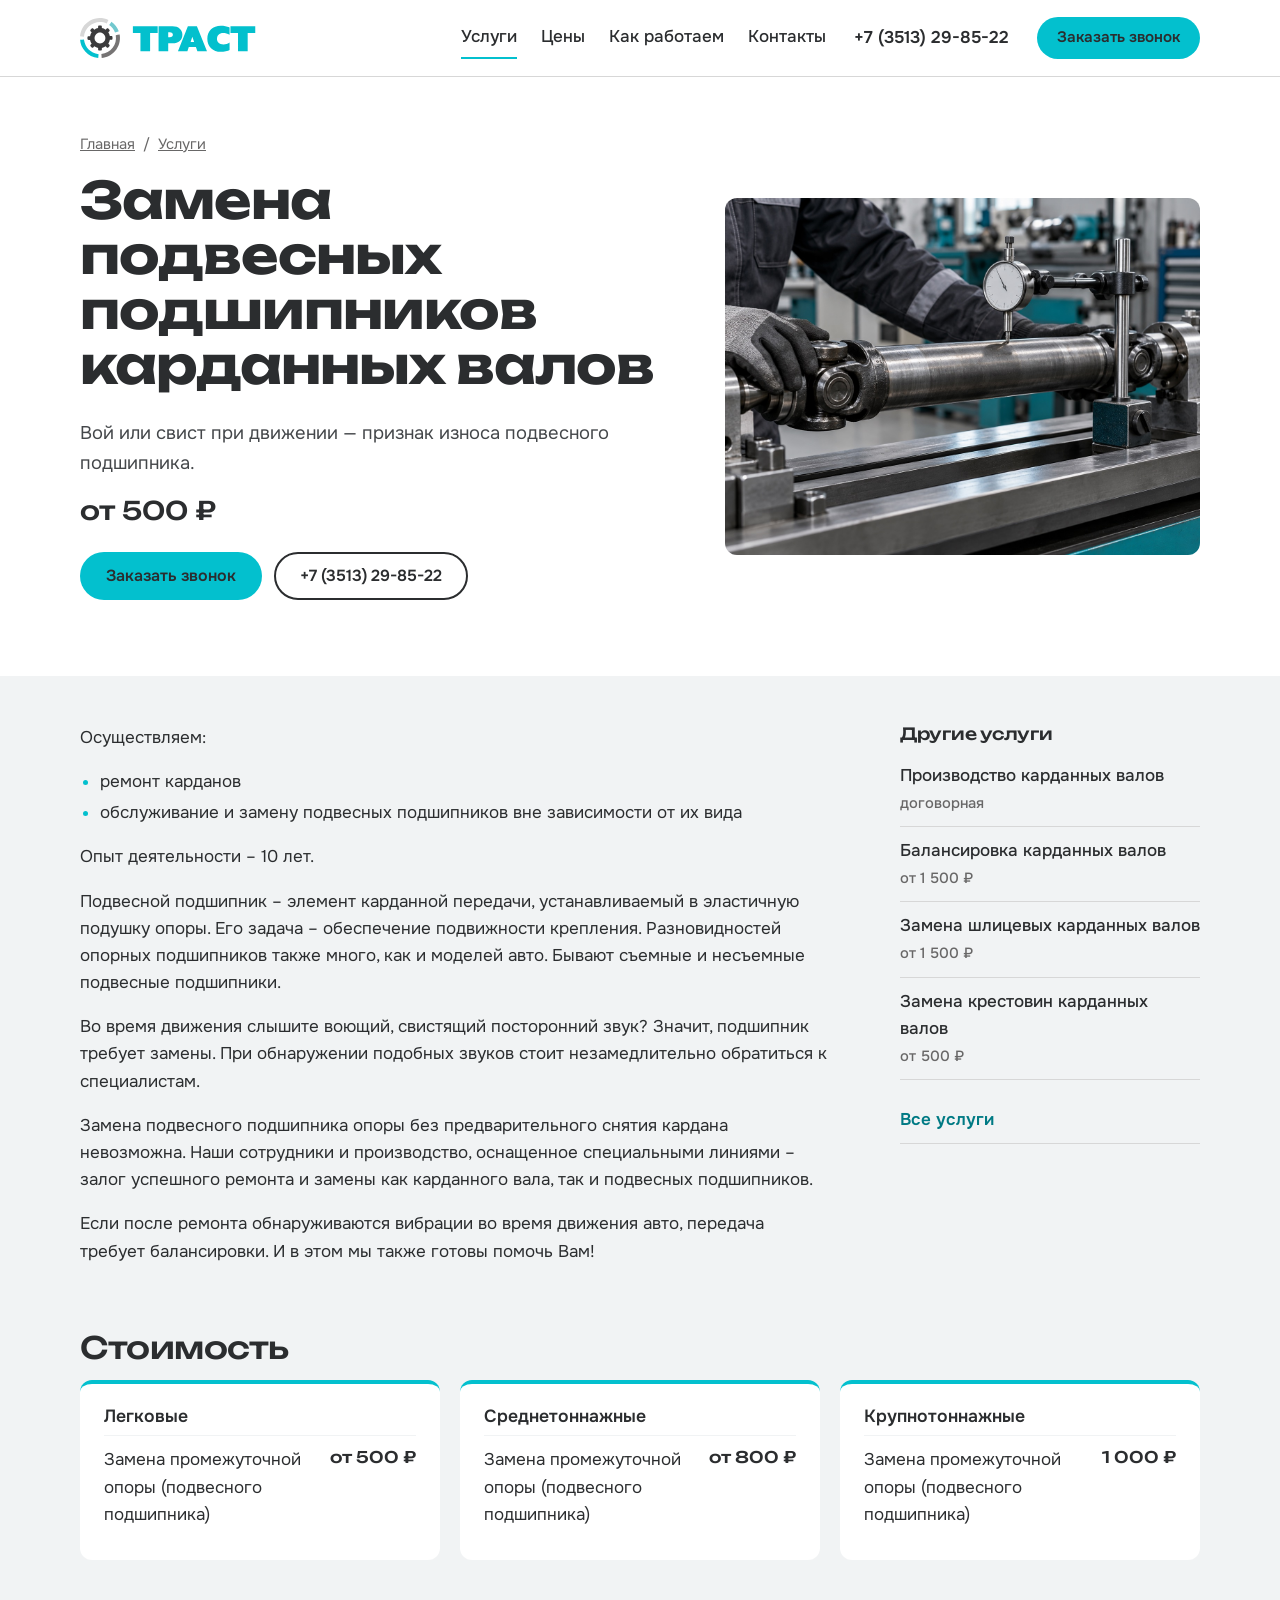
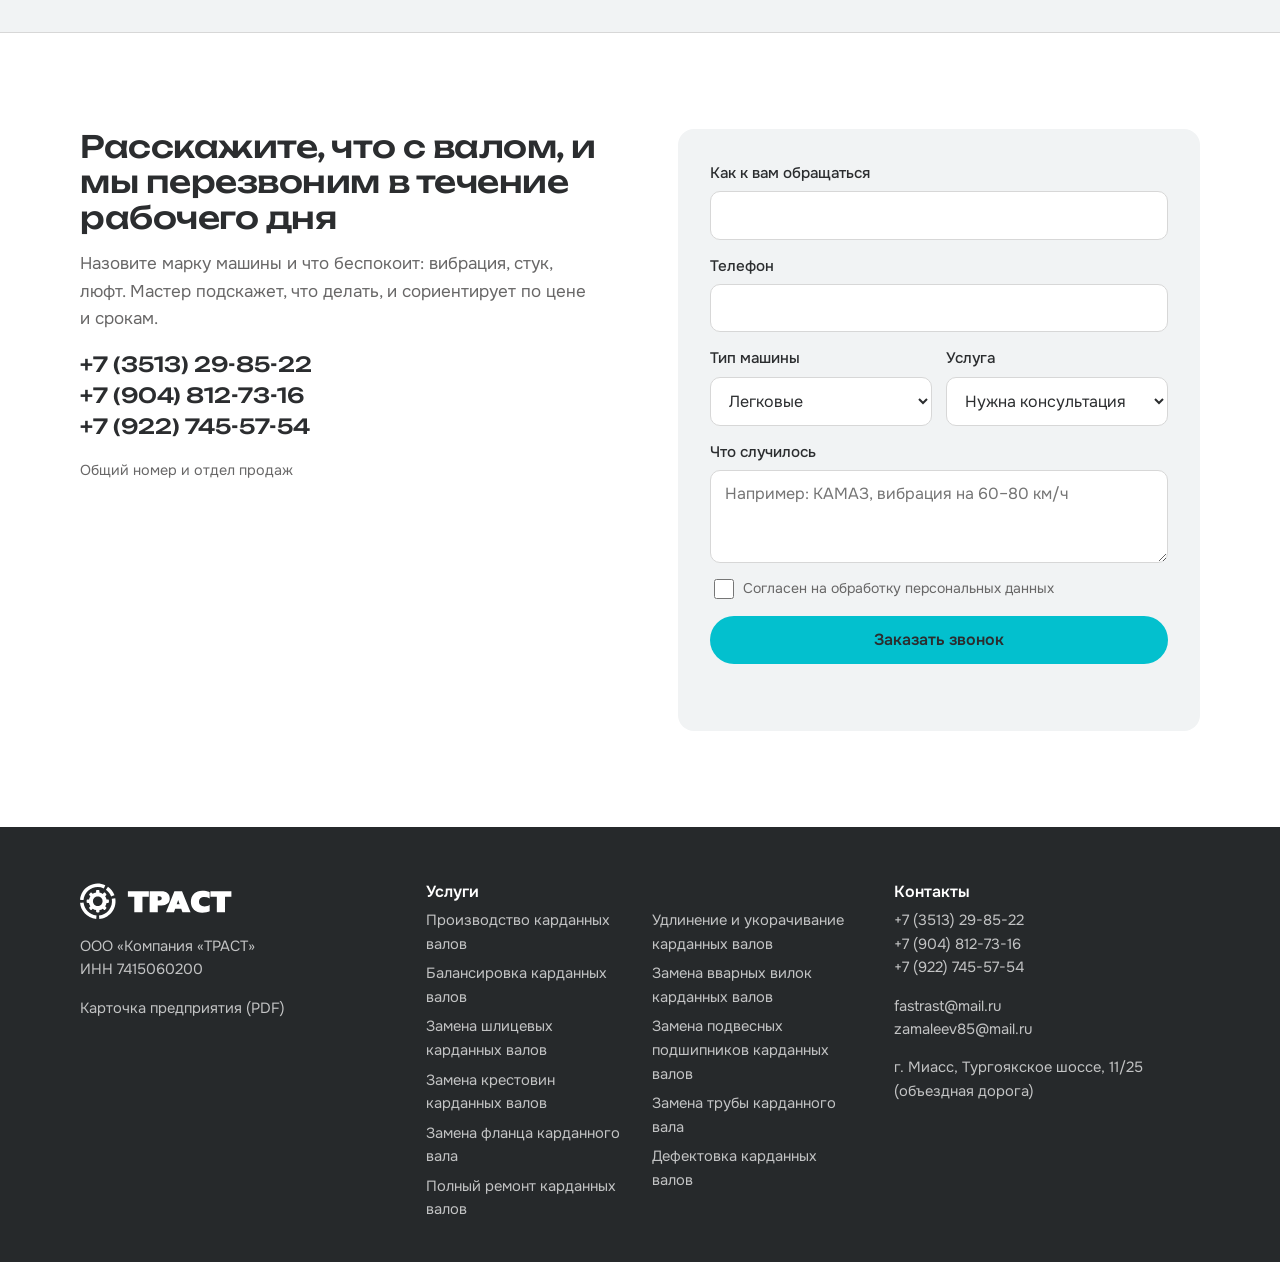
<file: services/zamena-podvesnykh-podshipnikov-kardannykh-valov/index.html>
<!doctype html>
<html lang="ru">
<head>
<meta charset="utf-8">
<meta name="viewport" content="width=device-width, initial-scale=1">
<title>Замена подвесных подшипников карданных валов — Компания «ТРАСТ», Миасс</title>
<meta name="description" content="Вой или свист при движении — признак износа подвесного подшипника.">
<link rel="icon" href="../../assets/favicon.svg" type="image/svg+xml">
<link rel="preconnect" href="https://fonts.googleapis.com">
<link rel="preconnect" href="https://fonts.gstatic.com" crossorigin>
<link href="https://fonts.googleapis.com/css2?family=Onest:wght@400;500;600&family=Unbounded:wght@500;700&display=swap" rel="stylesheet">
<link rel="stylesheet" href="../../assets/style.css">
</head>
<body>
<a class="skip" href="#main">Перейти к содержанию</a>
<header class="site-header">
  <div class="wrap header-row">
    <a class="logo" href="../../" aria-label="ТРАСТ — на главную"><img src="../../assets/logo.svg" alt="ТРАСТ" width="207" height="47"></a>
    <nav class="nav" aria-label="Основное меню"><a href="../../services/" aria-current="page">Услуги</a><a href="../../#prices">Цены</a><a href="../../#how">Как работаем</a><a href="../../contacts/">Контакты</a></nav>
    <a class="header-phone" href="tel:+73513298522">+7 (3513) 29-85-22</a>
    <a class="btn btn-teal header-cta" href="#callback">Заказать звонок</a>
    <details class="burger"><summary aria-label="Меню"><span></span></summary><nav aria-label="Меню для телефона"><a href="../../services/" aria-current="page">Услуги</a><a href="../../#prices">Цены</a><a href="../../#how">Как работаем</a><a href="../../contacts/">Контакты</a><a href="tel:+73513298522">+7 (3513) 29-85-22</a></nav></details>
  </div>
</header>
<main id="main">
<section class="page-head svc-head"><div class="wrap svc-head-grid">
  <div><nav class="crumbs"><a href="../../">Главная</a><span>/</span><a href="../../services/">Услуги</a></nav>
  <h1>Замена подвесных подшипников карданных валов</h1><p class="svc-lead">Вой или свист при движении — признак износа подвесного подшипника.</p>
  <p class="svc-from">от 500 ₽</p>
  <div class="hero-actions"><a class="btn btn-teal" href="#callback">Заказать звонок</a><a class="btn btn-line" href="tel:+73513298522">+7 (3513) 29-85-22</a></div></div>
  <figure class="svc-photo"><img src="../../assets/img/ai/measuring.jpg" alt=""></figure>
</div></section>
<div class="wrap svc-body">
  <article class="prose"><p>Осуществляем:</p><ul><li>ремонт карданов</li><li>обслуживание и замену подвесных подшипников вне зависимости от их вида</li></ul><p>Опыт деятельности – 10 лет.</p><p>Подвесной подшипник – элемент карданной передачи, устанавливаемый в эластичную подушку опоры. Его задача – обеспечение подвижности крепления. Разновидностей опорных подшипников также много, как и моделей авто. Бывают съемные и несъемные подвесные подшипники.</p><p>Во время движения слышите воющий, свистящий посторонний звук? Значит, подшипник требует замены. При обнаружении подобных звуков стоит незамедлительно обратиться к специалистам.</p><p>Замена подвесного подшипника опоры без предварительного снятия кардана невозможна. Наши сотрудники и производство, оснащенное специальными линиями – залог успешного ремонта и замены как карданного вала, так и подвесных подшипников.</p><p>Если после ремонта обнаруживаются вибрации во время движения авто, передача требует балансировки. И в этом мы также готовы помочь Вам!</p></article>
  <aside class="svc-aside"><h2>Другие услуги</h2><ul><li><a href="../../services/proizvodstvo-kardannykh-valov/"><span>Производство карданных валов</span><b>договорная</b></a></li><li><a href="../../services/balansirovka-kardannykh-valov/"><span>Балансировка карданных валов</span><b>от 1 500 ₽</b></a></li><li><a href="../../services/zamena-shlitsevykh-kardannykh-valov/"><span>Замена шлицевых карданных валов</span><b>от 1 500 ₽</b></a></li><li><a href="../../services/zamena-krestovin-kardannykh-valov/"><span>Замена крестовин карданных валов</span><b>от 500 ₽</b></a></li></ul><a class="text-link" href="../../services/">Все услуги</a></aside>
</div>
<div class="wrap"><section class="svc-prices" aria-label="Цены"><h2>Стоимость</h2><div class="pc-grid"><div class="pc"><h3>Легковые</h3><ul><li><span>Замена промежуточной опоры (подвесного подшипника)</span><b class="">от 500 ₽</b></li></ul></div><div class="pc"><h3>Среднетоннажные</h3><ul><li><span>Замена промежуточной опоры (подвесного подшипника)</span><b class="">от 800 ₽</b></li></ul></div><div class="pc"><h3>Крупнотоннажные</h3><ul><li><span>Замена промежуточной опоры (подвесного подшипника)</span><b class="">1 000 ₽</b></li></ul></div></div></section></div>

<section class="callback" id="callback">
  <div class="wrap callback-grid">
    <div class="callback-intro">
      <h2>Расскажите, что с валом, и мы перезвоним в течение рабочего дня</h2>
      <p>Назовите марку машины и что беспокоит: вибрация, стук, люфт. Мастер подскажет, что делать, и сориентирует по цене и срокам.</p>
      <p class="callback-phones"><a href="tel:+73513298522">+7 (3513) 29-85-22</a><a href="tel:+79048127316">+7 (904) 812-73-16</a><a href="tel:+79227455754">+7 (922) 745-57-54</a></p>
      <p class="muted-inv">Общий номер и отдел продаж</p>
    </div>
    <form class="request-form" data-mailto="fastrast@mail.ru" novalidate>
      <label>Как к вам обращаться<input name="name" autocomplete="name" required></label>
      <label>Телефон<input name="phone" type="tel" autocomplete="tel" inputmode="tel" required></label>
      <div class="form-row">
        <label>Тип машины<select name="class"><option>Легковые</option><option>Среднетоннажные</option><option>Крупнотоннажные</option></select></label>
        <label>Услуга<select name="service"><option value="">Нужна консультация</option><option>Производство карданных валов</option><option>Балансировка карданных валов</option><option>Замена шлицевых карданных валов</option><option>Замена крестовин карданных валов</option><option>Замена фланца карданного вала</option><option>Полный ремонт карданных валов</option><option>Удлинение и укорачивание карданных валов</option><option>Замена вварных вилок карданных валов</option><option>Замена подвесных подшипников карданных валов</option><option>Замена трубы карданного вала</option><option>Дефектовка карданных валов</option></select></label>
      </div>
      <label>Что случилось<textarea name="comment" rows="3" placeholder="Например: КАМАЗ, вибрация на 60–80 км/ч"></textarea></label>
      <label class="check"><input type="checkbox" name="consent" required><span>Согласен на обработку персональных данных</span></label>
      <button class="btn btn-teal" type="submit">Заказать звонок</button>
      <p class="form-status" role="status" aria-live="polite"></p>
    </form>
  </div>
</section>
</main>
<footer class="site-footer">
  <div class="wrap footer-grid">
    <div><img src="../../assets/logo-footer.svg" alt="ТРАСТ" width="160" height="36" class="footer-logo">
      <p>ООО «Компания «ТРАСТ»<br>ИНН 7415060200</p>
      <p><a href="../../assets/requisites_trust.pdf">Карточка предприятия (PDF)</a></p></div>
    <div class="footer-services"><h3>Услуги</h3><ul><li><a href="../../services/proizvodstvo-kardannykh-valov/">Производство карданных валов</a></li><li><a href="../../services/balansirovka-kardannykh-valov/">Балансировка карданных валов</a></li><li><a href="../../services/zamena-shlitsevykh-kardannykh-valov/">Замена шлицевых карданных валов</a></li><li><a href="../../services/zamena-krestovin-kardannykh-valov/">Замена крестовин карданных валов</a></li><li><a href="../../services/zamena-flantsa-kardannogo-vala/">Замена фланца карданного вала</a></li><li><a href="../../services/polnyy-remont-kardannykh-valov/">Полный ремонт карданных валов</a></li><li><a href="../../services/udlinenie-i-ukorachivanie-kardannykh-valov/">Удлинение и укорачивание карданных валов</a></li><li><a href="../../services/zamena-vvarnykh-vilok-kardannykh-valov/">Замена вварных вилок карданных валов</a></li><li><a href="../../services/zamena-podvesnykh-podshipnikov-kardannykh-valov/">Замена подвесных подшипников карданных валов</a></li><li><a href="../../services/zamena-truby-kardannogo-vala/">Замена трубы карданного вала</a></li><li><a href="../../services/defektovka-kardannykh-valov/">Дефектовка карданных валов</a></li></ul></div>
    <div><h3>Контакты</h3><p><a href="tel:+73513298522">+7 (3513) 29-85-22</a><br><a href="tel:+79048127316">+7 (904) 812-73-16</a><br><a href="tel:+79227455754">+7 (922) 745-57-54</a></p>
      <p><a href="mailto:fastrast@mail.ru">fastrast@mail.ru</a><br><a href="mailto:zamaleev85@mail.ru">zamaleev85@mail.ru</a></p><p>г. Миасс, Тургоякское шоссе, 11/25 (объездная дорога)</p></div>
  </div>
</footer>
<script src="../../assets/main.js" defer></script>
</body>
</html>
</file>
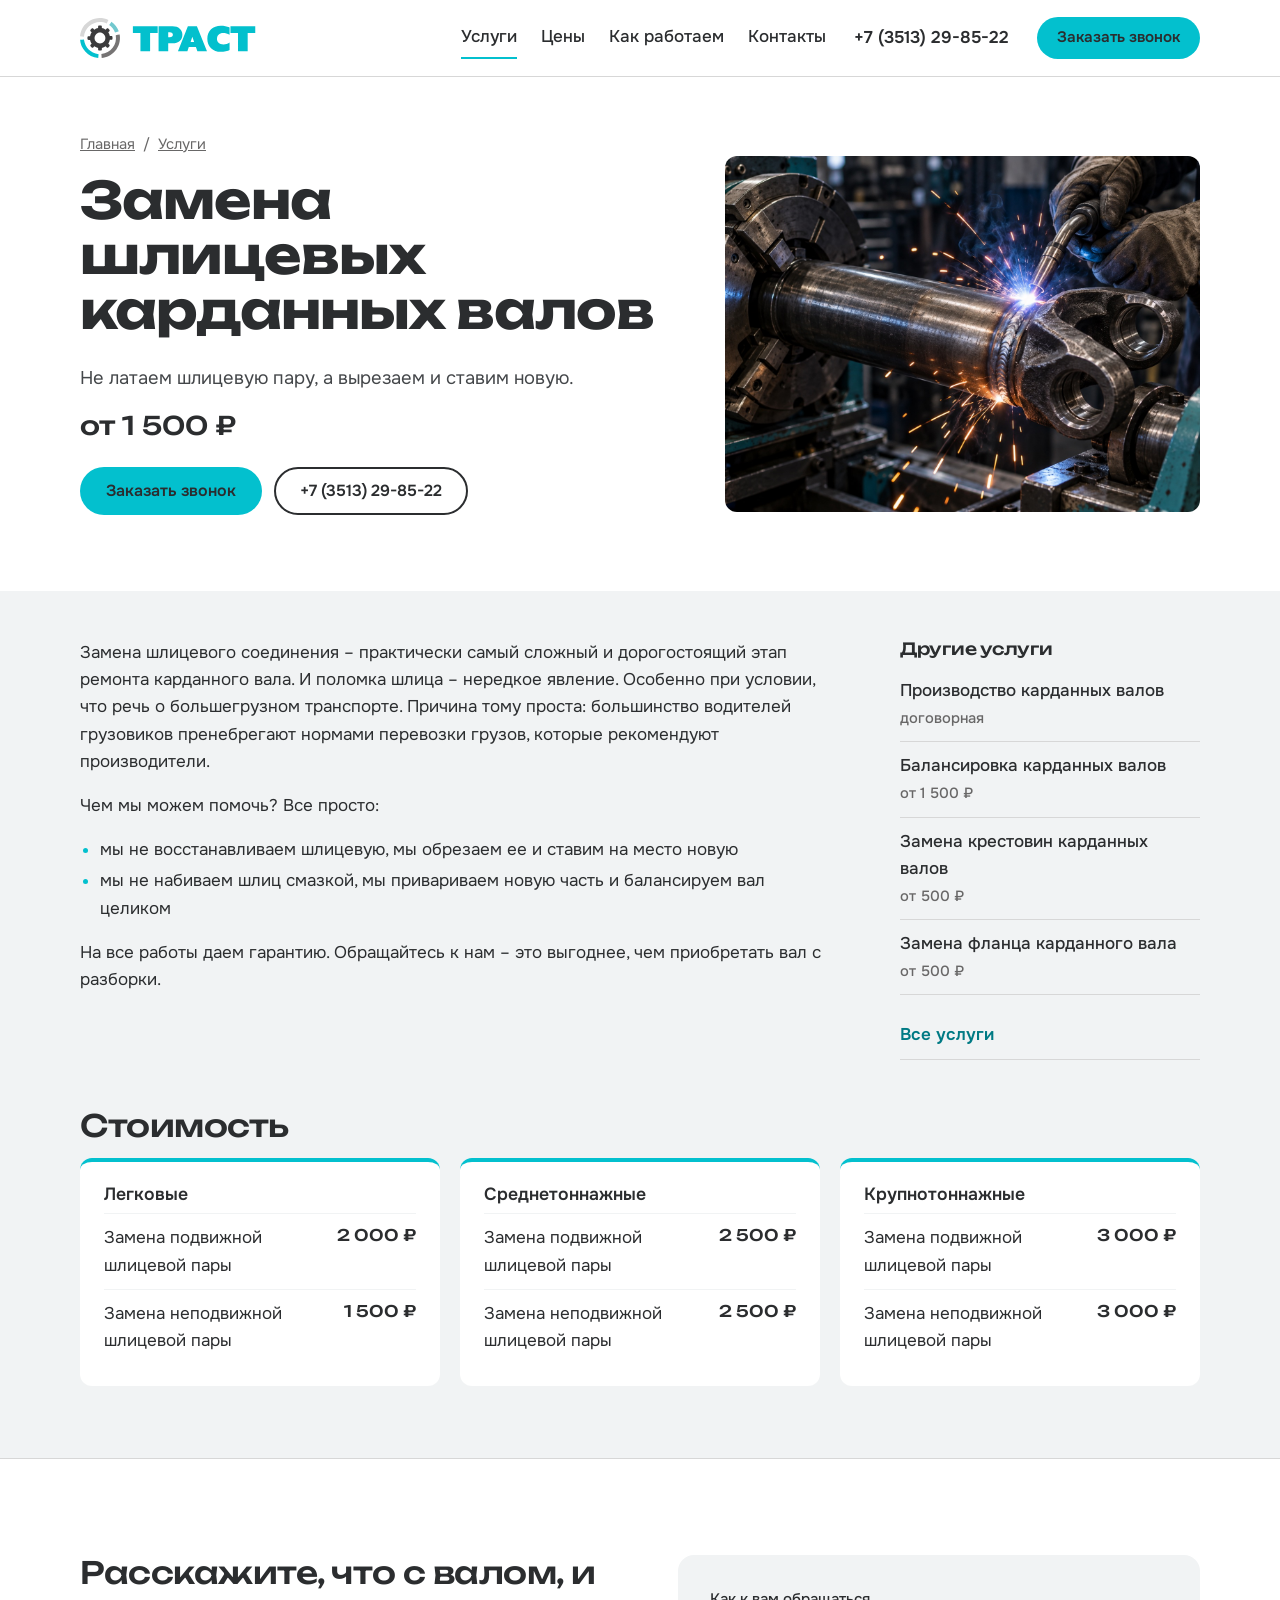
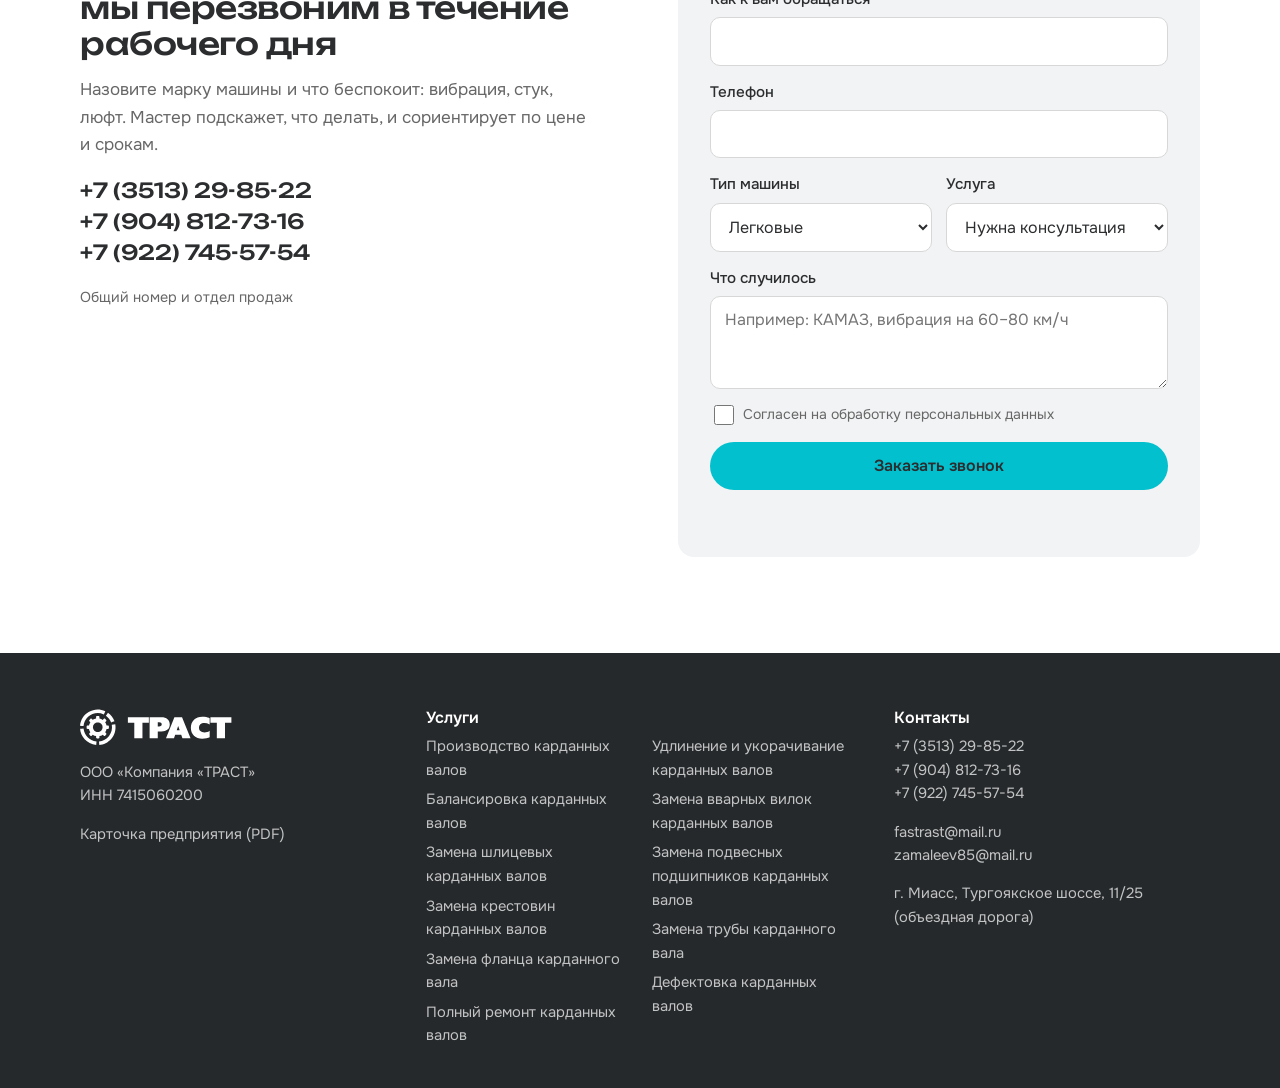
<file: services/zamena-shlitsevykh-kardannykh-valov/index.html>
<!doctype html>
<html lang="ru">
<head>
<meta charset="utf-8">
<meta name="viewport" content="width=device-width, initial-scale=1">
<title>Замена шлицевых карданных валов — Компания «ТРАСТ», Миасс</title>
<meta name="description" content="Не латаем шлицевую пару, а вырезаем и ставим новую.">
<link rel="icon" href="../../assets/favicon.svg" type="image/svg+xml">
<link rel="preconnect" href="https://fonts.googleapis.com">
<link rel="preconnect" href="https://fonts.gstatic.com" crossorigin>
<link href="https://fonts.googleapis.com/css2?family=Onest:wght@400;500;600&family=Unbounded:wght@500;700&display=swap" rel="stylesheet">
<link rel="stylesheet" href="../../assets/style.css">
</head>
<body>
<a class="skip" href="#main">Перейти к содержанию</a>
<header class="site-header">
  <div class="wrap header-row">
    <a class="logo" href="../../" aria-label="ТРАСТ — на главную"><img src="../../assets/logo.svg" alt="ТРАСТ" width="207" height="47"></a>
    <nav class="nav" aria-label="Основное меню"><a href="../../services/" aria-current="page">Услуги</a><a href="../../#prices">Цены</a><a href="../../#how">Как работаем</a><a href="../../contacts/">Контакты</a></nav>
    <a class="header-phone" href="tel:+73513298522">+7 (3513) 29-85-22</a>
    <a class="btn btn-teal header-cta" href="#callback">Заказать звонок</a>
    <details class="burger"><summary aria-label="Меню"><span></span></summary><nav aria-label="Меню для телефона"><a href="../../services/" aria-current="page">Услуги</a><a href="../../#prices">Цены</a><a href="../../#how">Как работаем</a><a href="../../contacts/">Контакты</a><a href="tel:+73513298522">+7 (3513) 29-85-22</a></nav></details>
  </div>
</header>
<main id="main">
<section class="page-head svc-head"><div class="wrap svc-head-grid">
  <div><nav class="crumbs"><a href="../../">Главная</a><span>/</span><a href="../../services/">Услуги</a></nav>
  <h1>Замена шлицевых карданных валов</h1><p class="svc-lead">Не латаем шлицевую пару, а вырезаем и ставим новую.</p>
  <p class="svc-from">от 1 500 ₽</p>
  <div class="hero-actions"><a class="btn btn-teal" href="#callback">Заказать звонок</a><a class="btn btn-line" href="tel:+73513298522">+7 (3513) 29-85-22</a></div></div>
  <figure class="svc-photo"><img src="../../assets/img/ai/welding.jpg" alt=""></figure>
</div></section>
<div class="wrap svc-body">
  <article class="prose"><p>Замена шлицевого соединения – практически самый сложный и дорогостоящий этап ремонта карданного вала. И поломка шлица – нередкое явление. Особенно при условии, что речь о большегрузном транспорте. Причина тому проста: большинство водителей грузовиков пренебрегают нормами перевозки грузов, которые рекомендуют производители.</p><p>Чем мы можем помочь? Все просто:</p><ul><li>мы не восстанавливаем шлицевую, мы обрезаем ее и ставим на место новую</li><li>мы не набиваем шлиц смазкой, мы привариваем новую часть и балансируем вал целиком</li></ul><p>На все работы даем гарантию. Обращайтесь к нам – это выгоднее, чем приобретать вал с разборки.</p></article>
  <aside class="svc-aside"><h2>Другие услуги</h2><ul><li><a href="../../services/proizvodstvo-kardannykh-valov/"><span>Производство карданных валов</span><b>договорная</b></a></li><li><a href="../../services/balansirovka-kardannykh-valov/"><span>Балансировка карданных валов</span><b>от 1 500 ₽</b></a></li><li><a href="../../services/zamena-krestovin-kardannykh-valov/"><span>Замена крестовин карданных валов</span><b>от 500 ₽</b></a></li><li><a href="../../services/zamena-flantsa-kardannogo-vala/"><span>Замена фланца карданного вала</span><b>от 500 ₽</b></a></li></ul><a class="text-link" href="../../services/">Все услуги</a></aside>
</div>
<div class="wrap"><section class="svc-prices" aria-label="Цены"><h2>Стоимость</h2><div class="pc-grid"><div class="pc"><h3>Легковые</h3><ul><li><span>Замена подвижной шлицевой пары</span><b class="">2 000 ₽</b></li><li><span>Замена неподвижной шлицевой пары</span><b class="">1 500 ₽</b></li></ul></div><div class="pc"><h3>Среднетоннажные</h3><ul><li><span>Замена подвижной шлицевой пары</span><b class="">2 500 ₽</b></li><li><span>Замена неподвижной шлицевой пары</span><b class="">2 500 ₽</b></li></ul></div><div class="pc"><h3>Крупнотоннажные</h3><ul><li><span>Замена подвижной шлицевой пары</span><b class="">3 000 ₽</b></li><li><span>Замена неподвижной шлицевой пары</span><b class="">3 000 ₽</b></li></ul></div></div></section></div>

<section class="callback" id="callback">
  <div class="wrap callback-grid">
    <div class="callback-intro">
      <h2>Расскажите, что с валом, и мы перезвоним в течение рабочего дня</h2>
      <p>Назовите марку машины и что беспокоит: вибрация, стук, люфт. Мастер подскажет, что делать, и сориентирует по цене и срокам.</p>
      <p class="callback-phones"><a href="tel:+73513298522">+7 (3513) 29-85-22</a><a href="tel:+79048127316">+7 (904) 812-73-16</a><a href="tel:+79227455754">+7 (922) 745-57-54</a></p>
      <p class="muted-inv">Общий номер и отдел продаж</p>
    </div>
    <form class="request-form" data-mailto="fastrast@mail.ru" novalidate>
      <label>Как к вам обращаться<input name="name" autocomplete="name" required></label>
      <label>Телефон<input name="phone" type="tel" autocomplete="tel" inputmode="tel" required></label>
      <div class="form-row">
        <label>Тип машины<select name="class"><option>Легковые</option><option>Среднетоннажные</option><option>Крупнотоннажные</option></select></label>
        <label>Услуга<select name="service"><option value="">Нужна консультация</option><option>Производство карданных валов</option><option>Балансировка карданных валов</option><option>Замена шлицевых карданных валов</option><option>Замена крестовин карданных валов</option><option>Замена фланца карданного вала</option><option>Полный ремонт карданных валов</option><option>Удлинение и укорачивание карданных валов</option><option>Замена вварных вилок карданных валов</option><option>Замена подвесных подшипников карданных валов</option><option>Замена трубы карданного вала</option><option>Дефектовка карданных валов</option></select></label>
      </div>
      <label>Что случилось<textarea name="comment" rows="3" placeholder="Например: КАМАЗ, вибрация на 60–80 км/ч"></textarea></label>
      <label class="check"><input type="checkbox" name="consent" required><span>Согласен на обработку персональных данных</span></label>
      <button class="btn btn-teal" type="submit">Заказать звонок</button>
      <p class="form-status" role="status" aria-live="polite"></p>
    </form>
  </div>
</section>
</main>
<footer class="site-footer">
  <div class="wrap footer-grid">
    <div><img src="../../assets/logo-footer.svg" alt="ТРАСТ" width="160" height="36" class="footer-logo">
      <p>ООО «Компания «ТРАСТ»<br>ИНН 7415060200</p>
      <p><a href="../../assets/requisites_trust.pdf">Карточка предприятия (PDF)</a></p></div>
    <div class="footer-services"><h3>Услуги</h3><ul><li><a href="../../services/proizvodstvo-kardannykh-valov/">Производство карданных валов</a></li><li><a href="../../services/balansirovka-kardannykh-valov/">Балансировка карданных валов</a></li><li><a href="../../services/zamena-shlitsevykh-kardannykh-valov/">Замена шлицевых карданных валов</a></li><li><a href="../../services/zamena-krestovin-kardannykh-valov/">Замена крестовин карданных валов</a></li><li><a href="../../services/zamena-flantsa-kardannogo-vala/">Замена фланца карданного вала</a></li><li><a href="../../services/polnyy-remont-kardannykh-valov/">Полный ремонт карданных валов</a></li><li><a href="../../services/udlinenie-i-ukorachivanie-kardannykh-valov/">Удлинение и укорачивание карданных валов</a></li><li><a href="../../services/zamena-vvarnykh-vilok-kardannykh-valov/">Замена вварных вилок карданных валов</a></li><li><a href="../../services/zamena-podvesnykh-podshipnikov-kardannykh-valov/">Замена подвесных подшипников карданных валов</a></li><li><a href="../../services/zamena-truby-kardannogo-vala/">Замена трубы карданного вала</a></li><li><a href="../../services/defektovka-kardannykh-valov/">Дефектовка карданных валов</a></li></ul></div>
    <div><h3>Контакты</h3><p><a href="tel:+73513298522">+7 (3513) 29-85-22</a><br><a href="tel:+79048127316">+7 (904) 812-73-16</a><br><a href="tel:+79227455754">+7 (922) 745-57-54</a></p>
      <p><a href="mailto:fastrast@mail.ru">fastrast@mail.ru</a><br><a href="mailto:zamaleev85@mail.ru">zamaleev85@mail.ru</a></p><p>г. Миасс, Тургоякское шоссе, 11/25 (объездная дорога)</p></div>
  </div>
</footer>
<script src="../../assets/main.js" defer></script>
</body>
</html>
</file>
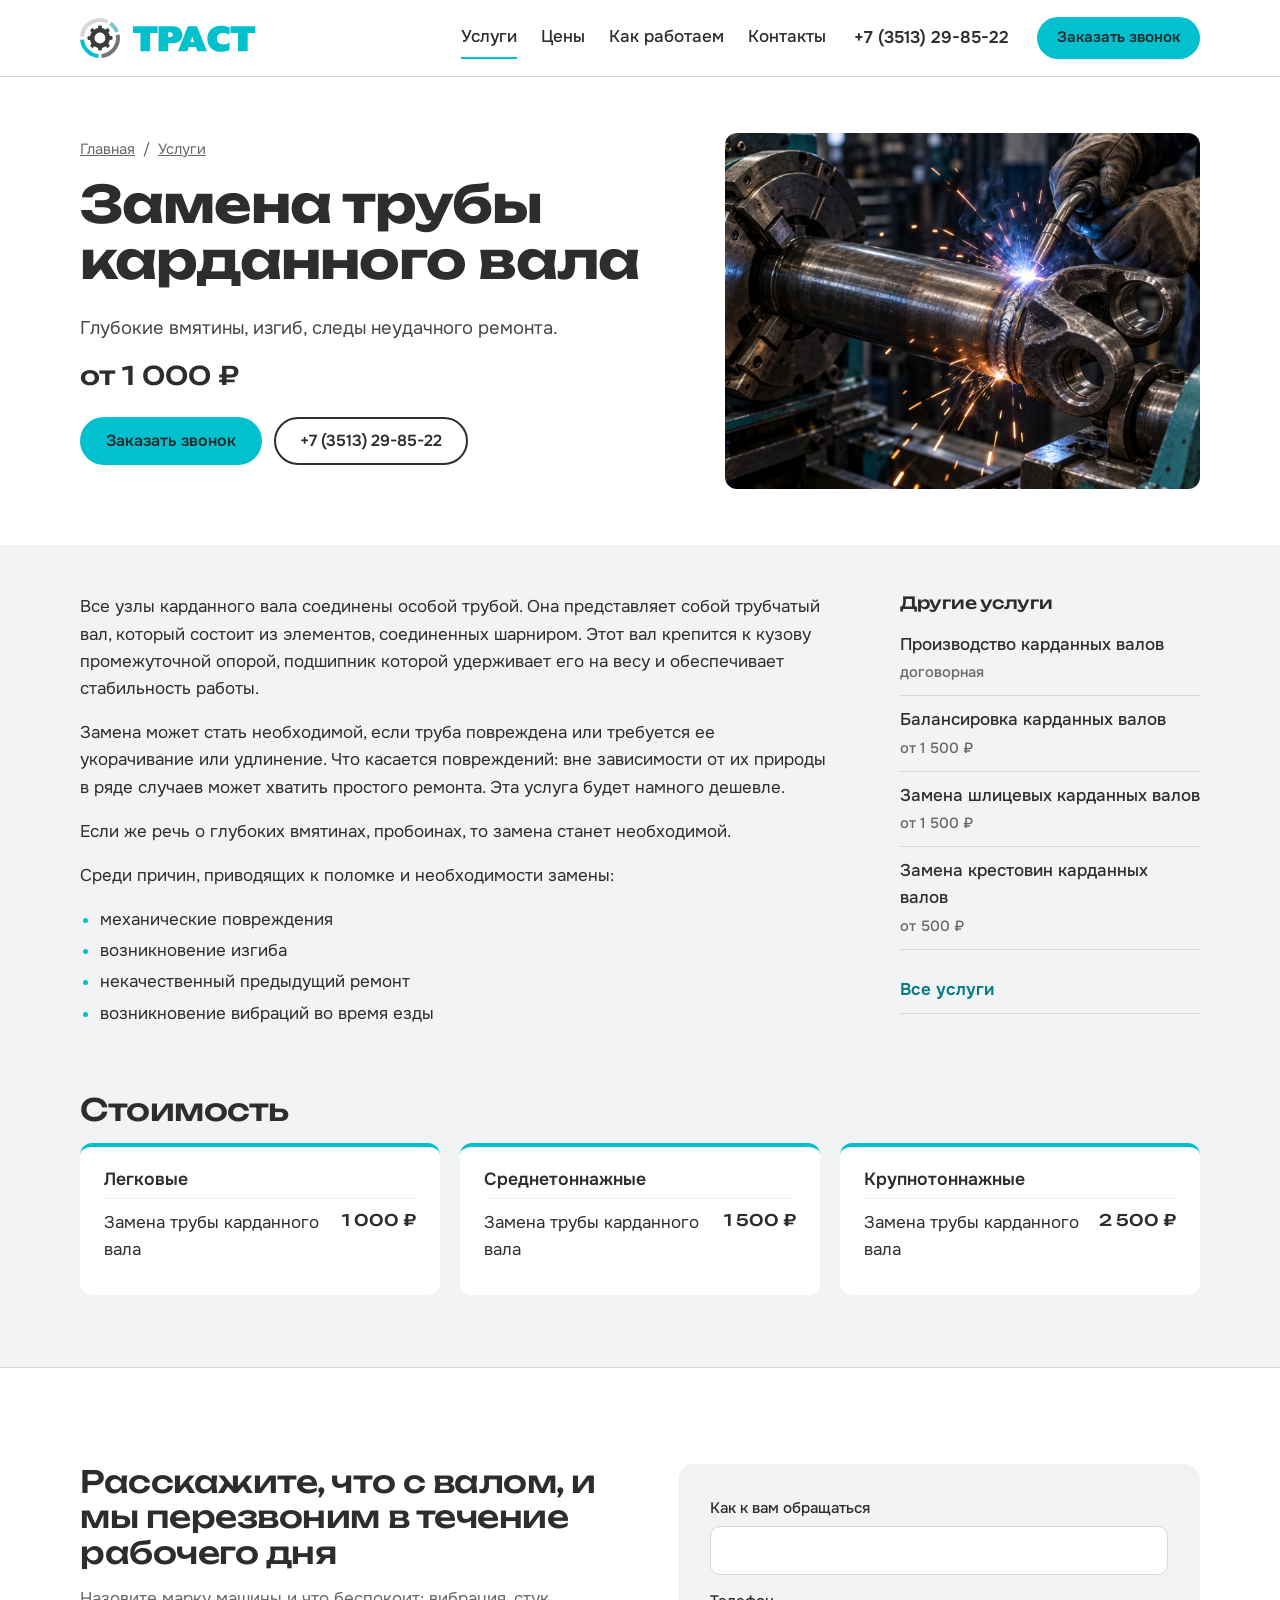
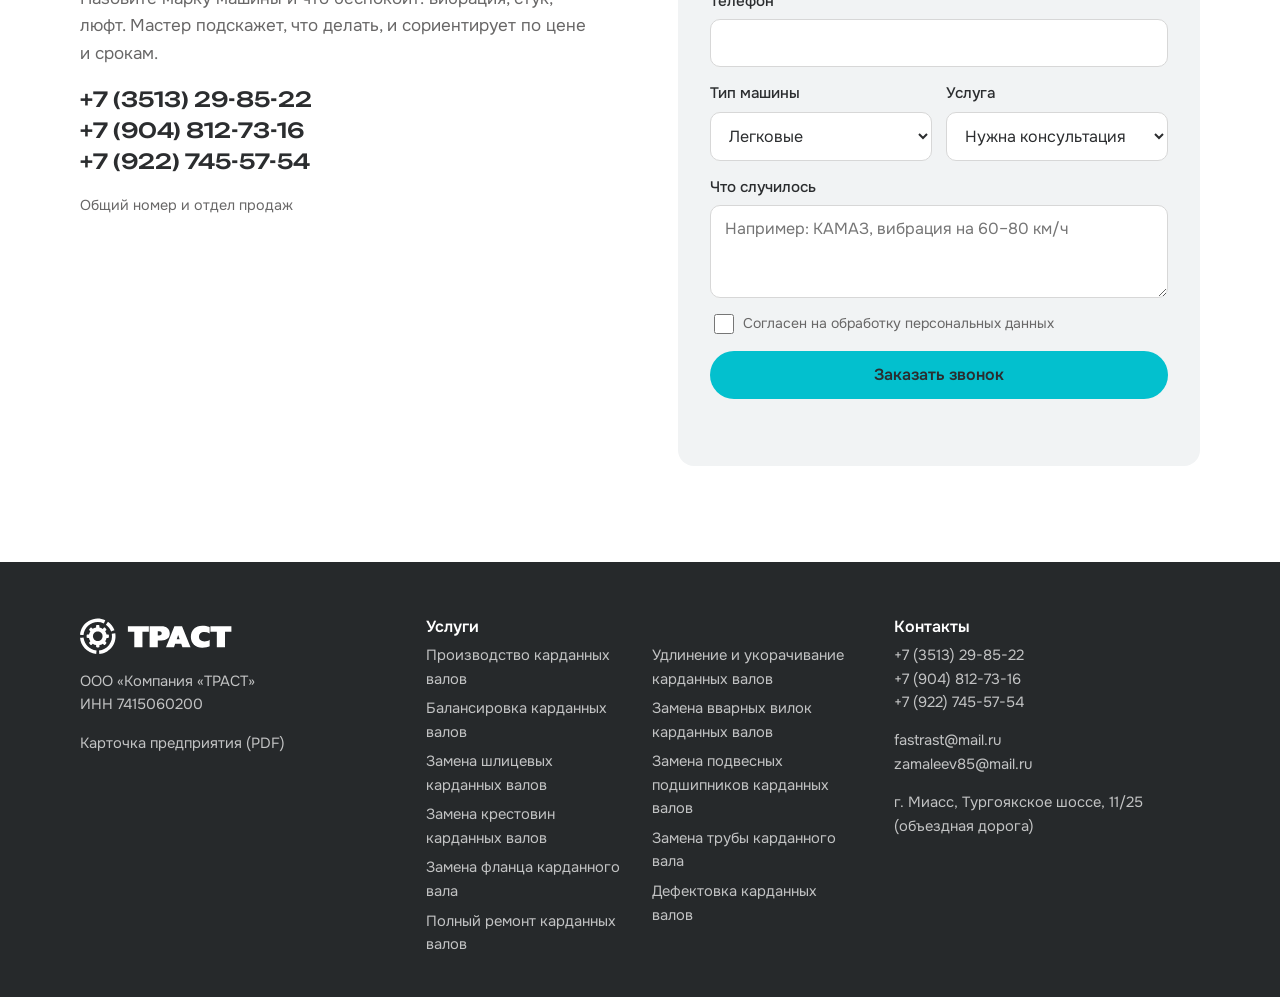
<file: services/zamena-truby-kardannogo-vala/index.html>
<!doctype html>
<html lang="ru">
<head>
<meta charset="utf-8">
<meta name="viewport" content="width=device-width, initial-scale=1">
<title>Замена трубы карданного вала — Компания «ТРАСТ», Миасс</title>
<meta name="description" content="Глубокие вмятины, изгиб, следы неудачного ремонта.">
<link rel="icon" href="../../assets/favicon.svg" type="image/svg+xml">
<link rel="preconnect" href="https://fonts.googleapis.com">
<link rel="preconnect" href="https://fonts.gstatic.com" crossorigin>
<link href="https://fonts.googleapis.com/css2?family=Onest:wght@400;500;600&family=Unbounded:wght@500;700&display=swap" rel="stylesheet">
<link rel="stylesheet" href="../../assets/style.css">
</head>
<body>
<a class="skip" href="#main">Перейти к содержанию</a>
<header class="site-header">
  <div class="wrap header-row">
    <a class="logo" href="../../" aria-label="ТРАСТ — на главную"><img src="../../assets/logo.svg" alt="ТРАСТ" width="207" height="47"></a>
    <nav class="nav" aria-label="Основное меню"><a href="../../services/" aria-current="page">Услуги</a><a href="../../#prices">Цены</a><a href="../../#how">Как работаем</a><a href="../../contacts/">Контакты</a></nav>
    <a class="header-phone" href="tel:+73513298522">+7 (3513) 29-85-22</a>
    <a class="btn btn-teal header-cta" href="#callback">Заказать звонок</a>
    <details class="burger"><summary aria-label="Меню"><span></span></summary><nav aria-label="Меню для телефона"><a href="../../services/" aria-current="page">Услуги</a><a href="../../#prices">Цены</a><a href="../../#how">Как работаем</a><a href="../../contacts/">Контакты</a><a href="tel:+73513298522">+7 (3513) 29-85-22</a></nav></details>
  </div>
</header>
<main id="main">
<section class="page-head svc-head"><div class="wrap svc-head-grid">
  <div><nav class="crumbs"><a href="../../">Главная</a><span>/</span><a href="../../services/">Услуги</a></nav>
  <h1>Замена трубы карданного вала</h1><p class="svc-lead">Глубокие вмятины, изгиб, следы неудачного ремонта.</p>
  <p class="svc-from">от 1 000 ₽</p>
  <div class="hero-actions"><a class="btn btn-teal" href="#callback">Заказать звонок</a><a class="btn btn-line" href="tel:+73513298522">+7 (3513) 29-85-22</a></div></div>
  <figure class="svc-photo"><img src="../../assets/img/ai/welding.jpg" alt=""></figure>
</div></section>
<div class="wrap svc-body">
  <article class="prose"><p>Все узлы карданного вала соединены особой трубой. Она представляет собой трубчатый вал, который состоит из элементов, соединенных шарниром. Этот вал крепится к кузову промежуточной опорой, подшипник которой удерживает его на весу и обеспечивает стабильность работы.</p><p>Замена может стать необходимой, если труба повреждена или требуется ее укорачивание или удлинение. Что касается повреждений: вне зависимости от их природы в ряде случаев может хватить простого ремонта. Эта услуга будет намного дешевле.</p><p>Если же речь о глубоких вмятинах, пробоинах, то замена станет необходимой.</p><p>Среди причин, приводящих к поломке и необходимости замены:</p><ul><li>механические повреждения</li><li>возникновение изгиба</li><li>некачественный предыдущий ремонт</li><li>возникновение вибраций во время езды</li></ul></article>
  <aside class="svc-aside"><h2>Другие услуги</h2><ul><li><a href="../../services/proizvodstvo-kardannykh-valov/"><span>Производство карданных валов</span><b>договорная</b></a></li><li><a href="../../services/balansirovka-kardannykh-valov/"><span>Балансировка карданных валов</span><b>от 1 500 ₽</b></a></li><li><a href="../../services/zamena-shlitsevykh-kardannykh-valov/"><span>Замена шлицевых карданных валов</span><b>от 1 500 ₽</b></a></li><li><a href="../../services/zamena-krestovin-kardannykh-valov/"><span>Замена крестовин карданных валов</span><b>от 500 ₽</b></a></li></ul><a class="text-link" href="../../services/">Все услуги</a></aside>
</div>
<div class="wrap"><section class="svc-prices" aria-label="Цены"><h2>Стоимость</h2><div class="pc-grid"><div class="pc"><h3>Легковые</h3><ul><li><span>Замена трубы карданного вала</span><b class="">1 000 ₽</b></li></ul></div><div class="pc"><h3>Среднетоннажные</h3><ul><li><span>Замена трубы карданного вала</span><b class="">1 500 ₽</b></li></ul></div><div class="pc"><h3>Крупнотоннажные</h3><ul><li><span>Замена трубы карданного вала</span><b class="">2 500 ₽</b></li></ul></div></div></section></div>

<section class="callback" id="callback">
  <div class="wrap callback-grid">
    <div class="callback-intro">
      <h2>Расскажите, что с валом, и мы перезвоним в течение рабочего дня</h2>
      <p>Назовите марку машины и что беспокоит: вибрация, стук, люфт. Мастер подскажет, что делать, и сориентирует по цене и срокам.</p>
      <p class="callback-phones"><a href="tel:+73513298522">+7 (3513) 29-85-22</a><a href="tel:+79048127316">+7 (904) 812-73-16</a><a href="tel:+79227455754">+7 (922) 745-57-54</a></p>
      <p class="muted-inv">Общий номер и отдел продаж</p>
    </div>
    <form class="request-form" data-mailto="fastrast@mail.ru" novalidate>
      <label>Как к вам обращаться<input name="name" autocomplete="name" required></label>
      <label>Телефон<input name="phone" type="tel" autocomplete="tel" inputmode="tel" required></label>
      <div class="form-row">
        <label>Тип машины<select name="class"><option>Легковые</option><option>Среднетоннажные</option><option>Крупнотоннажные</option></select></label>
        <label>Услуга<select name="service"><option value="">Нужна консультация</option><option>Производство карданных валов</option><option>Балансировка карданных валов</option><option>Замена шлицевых карданных валов</option><option>Замена крестовин карданных валов</option><option>Замена фланца карданного вала</option><option>Полный ремонт карданных валов</option><option>Удлинение и укорачивание карданных валов</option><option>Замена вварных вилок карданных валов</option><option>Замена подвесных подшипников карданных валов</option><option>Замена трубы карданного вала</option><option>Дефектовка карданных валов</option></select></label>
      </div>
      <label>Что случилось<textarea name="comment" rows="3" placeholder="Например: КАМАЗ, вибрация на 60–80 км/ч"></textarea></label>
      <label class="check"><input type="checkbox" name="consent" required><span>Согласен на обработку персональных данных</span></label>
      <button class="btn btn-teal" type="submit">Заказать звонок</button>
      <p class="form-status" role="status" aria-live="polite"></p>
    </form>
  </div>
</section>
</main>
<footer class="site-footer">
  <div class="wrap footer-grid">
    <div><img src="../../assets/logo-footer.svg" alt="ТРАСТ" width="160" height="36" class="footer-logo">
      <p>ООО «Компания «ТРАСТ»<br>ИНН 7415060200</p>
      <p><a href="../../assets/requisites_trust.pdf">Карточка предприятия (PDF)</a></p></div>
    <div class="footer-services"><h3>Услуги</h3><ul><li><a href="../../services/proizvodstvo-kardannykh-valov/">Производство карданных валов</a></li><li><a href="../../services/balansirovka-kardannykh-valov/">Балансировка карданных валов</a></li><li><a href="../../services/zamena-shlitsevykh-kardannykh-valov/">Замена шлицевых карданных валов</a></li><li><a href="../../services/zamena-krestovin-kardannykh-valov/">Замена крестовин карданных валов</a></li><li><a href="../../services/zamena-flantsa-kardannogo-vala/">Замена фланца карданного вала</a></li><li><a href="../../services/polnyy-remont-kardannykh-valov/">Полный ремонт карданных валов</a></li><li><a href="../../services/udlinenie-i-ukorachivanie-kardannykh-valov/">Удлинение и укорачивание карданных валов</a></li><li><a href="../../services/zamena-vvarnykh-vilok-kardannykh-valov/">Замена вварных вилок карданных валов</a></li><li><a href="../../services/zamena-podvesnykh-podshipnikov-kardannykh-valov/">Замена подвесных подшипников карданных валов</a></li><li><a href="../../services/zamena-truby-kardannogo-vala/">Замена трубы карданного вала</a></li><li><a href="../../services/defektovka-kardannykh-valov/">Дефектовка карданных валов</a></li></ul></div>
    <div><h3>Контакты</h3><p><a href="tel:+73513298522">+7 (3513) 29-85-22</a><br><a href="tel:+79048127316">+7 (904) 812-73-16</a><br><a href="tel:+79227455754">+7 (922) 745-57-54</a></p>
      <p><a href="mailto:fastrast@mail.ru">fastrast@mail.ru</a><br><a href="mailto:zamaleev85@mail.ru">zamaleev85@mail.ru</a></p><p>г. Миасс, Тургоякское шоссе, 11/25 (объездная дорога)</p></div>
  </div>
</footer>
<script src="../../assets/main.js" defer></script>
</body>
</html>
</file>
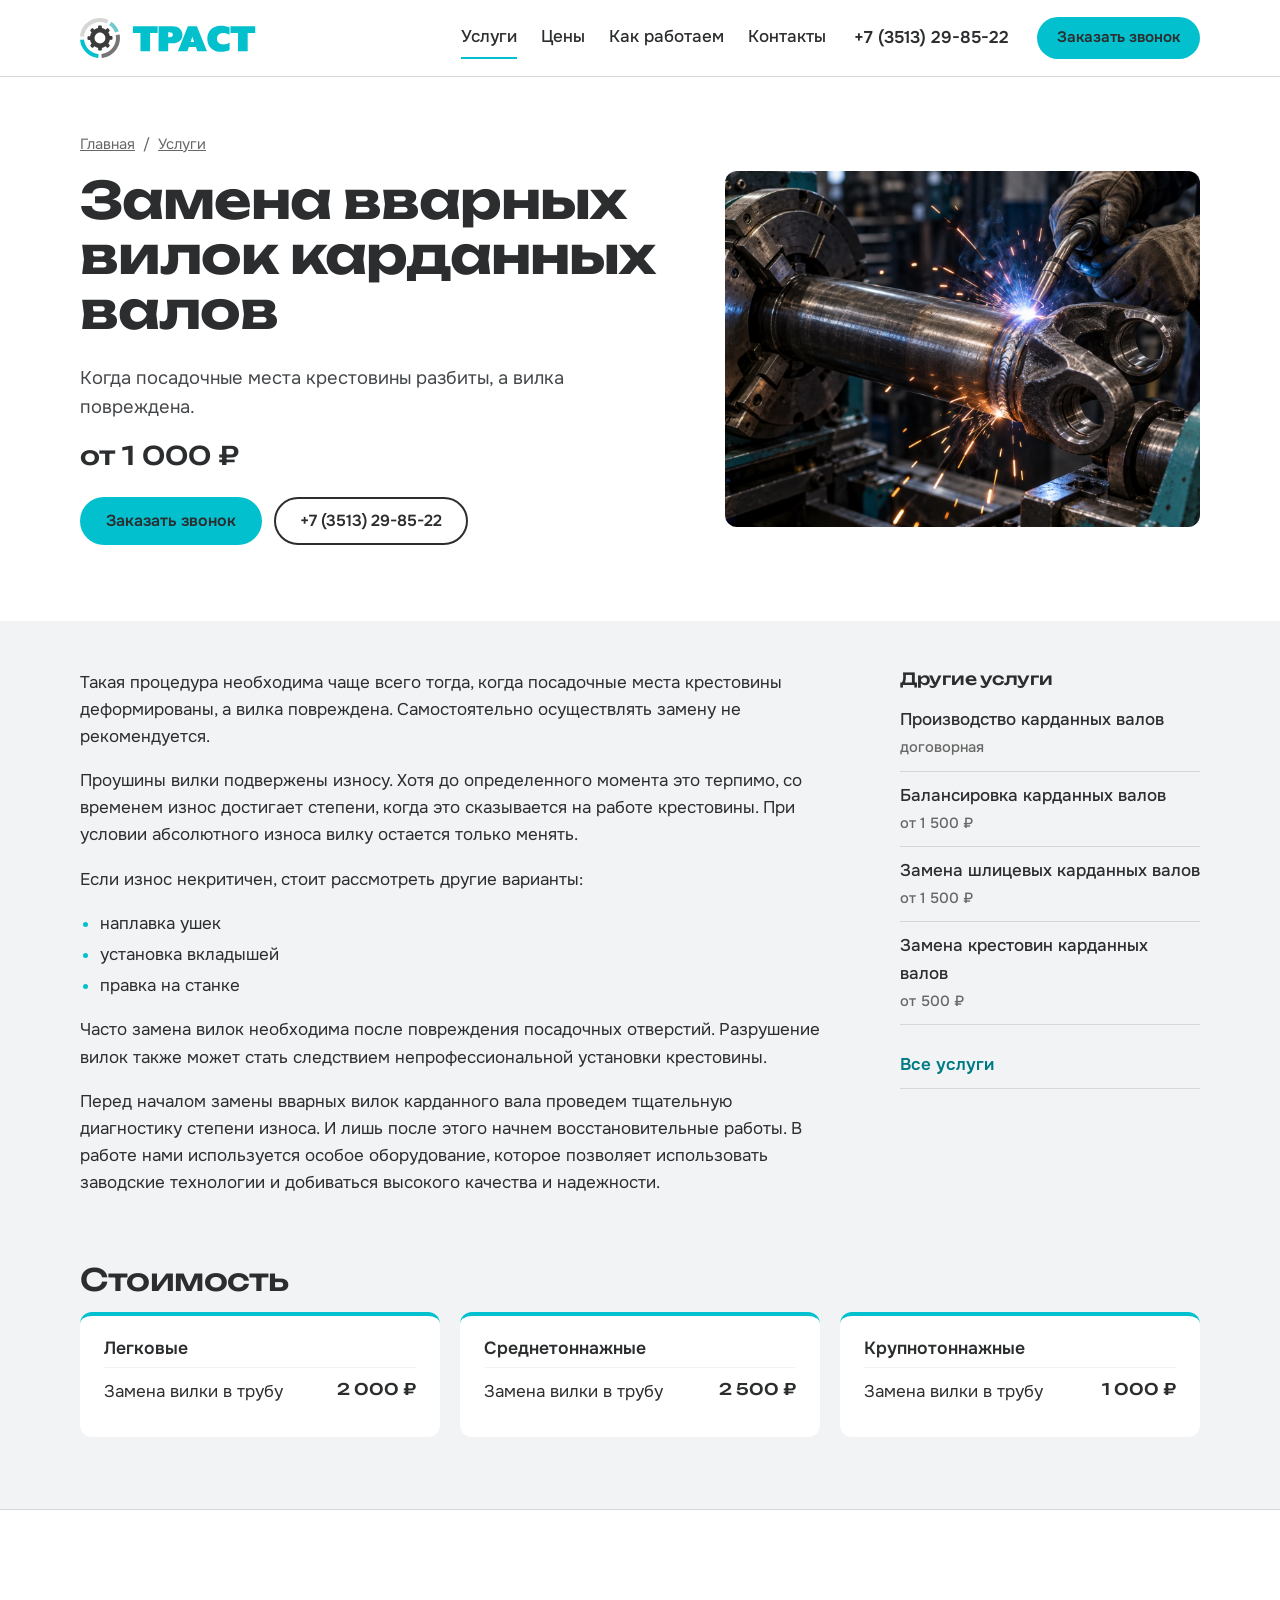
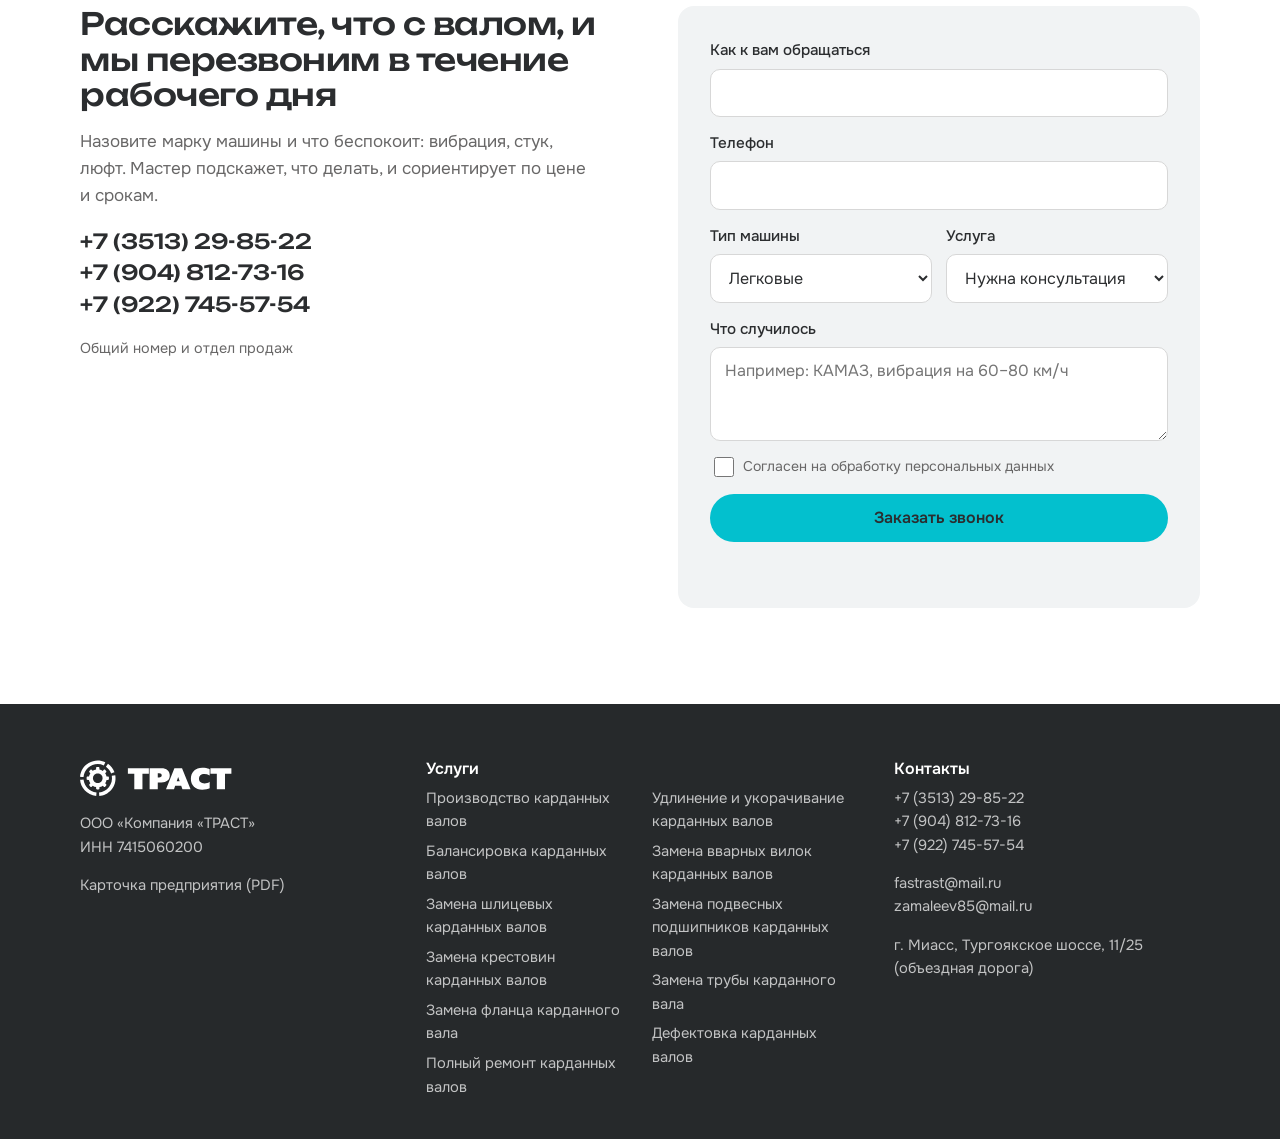
<file: services/zamena-vvarnykh-vilok-kardannykh-valov/index.html>
<!doctype html>
<html lang="ru">
<head>
<meta charset="utf-8">
<meta name="viewport" content="width=device-width, initial-scale=1">
<title>Замена вварных вилок карданных валов — Компания «ТРАСТ», Миасс</title>
<meta name="description" content="Когда посадочные места крестовины разбиты, а вилка повреждена.">
<link rel="icon" href="../../assets/favicon.svg" type="image/svg+xml">
<link rel="preconnect" href="https://fonts.googleapis.com">
<link rel="preconnect" href="https://fonts.gstatic.com" crossorigin>
<link href="https://fonts.googleapis.com/css2?family=Onest:wght@400;500;600&family=Unbounded:wght@500;700&display=swap" rel="stylesheet">
<link rel="stylesheet" href="../../assets/style.css">
</head>
<body>
<a class="skip" href="#main">Перейти к содержанию</a>
<header class="site-header">
  <div class="wrap header-row">
    <a class="logo" href="../../" aria-label="ТРАСТ — на главную"><img src="../../assets/logo.svg" alt="ТРАСТ" width="207" height="47"></a>
    <nav class="nav" aria-label="Основное меню"><a href="../../services/" aria-current="page">Услуги</a><a href="../../#prices">Цены</a><a href="../../#how">Как работаем</a><a href="../../contacts/">Контакты</a></nav>
    <a class="header-phone" href="tel:+73513298522">+7 (3513) 29-85-22</a>
    <a class="btn btn-teal header-cta" href="#callback">Заказать звонок</a>
    <details class="burger"><summary aria-label="Меню"><span></span></summary><nav aria-label="Меню для телефона"><a href="../../services/" aria-current="page">Услуги</a><a href="../../#prices">Цены</a><a href="../../#how">Как работаем</a><a href="../../contacts/">Контакты</a><a href="tel:+73513298522">+7 (3513) 29-85-22</a></nav></details>
  </div>
</header>
<main id="main">
<section class="page-head svc-head"><div class="wrap svc-head-grid">
  <div><nav class="crumbs"><a href="../../">Главная</a><span>/</span><a href="../../services/">Услуги</a></nav>
  <h1>Замена вварных вилок карданных валов</h1><p class="svc-lead">Когда посадочные места крестовины разбиты, а вилка повреждена.</p>
  <p class="svc-from">от 1 000 ₽</p>
  <div class="hero-actions"><a class="btn btn-teal" href="#callback">Заказать звонок</a><a class="btn btn-line" href="tel:+73513298522">+7 (3513) 29-85-22</a></div></div>
  <figure class="svc-photo"><img src="../../assets/img/ai/welding.jpg" alt=""></figure>
</div></section>
<div class="wrap svc-body">
  <article class="prose"><p>Такая процедура необходима чаще всего тогда, когда посадочные места крестовины деформированы, а вилка повреждена. Самостоятельно осуществлять замену не рекомендуется.</p><p>Проушины вилки подвержены износу. Хотя до определенного момента это терпимо, со временем износ достигает степени, когда это сказывается на работе крестовины. При условии абсолютного износа вилку остается только менять.</p><p>Если износ некритичен, стоит рассмотреть другие варианты:</p><ul><li>наплавка ушек</li><li>установка вкладышей</li><li>правка на станке</li></ul><p>Часто замена вилок необходима после повреждения посадочных отверстий. Разрушение вилок также может стать следствием непрофессиональной установки крестовины.</p><p>Перед началом замены вварных вилок карданного вала проведем тщательную диагностику степени износа. И лишь после этого начнем восстановительные работы. В работе нами используется особое оборудование, которое позволяет использовать заводские технологии и добиваться высокого качества и надежности.</p></article>
  <aside class="svc-aside"><h2>Другие услуги</h2><ul><li><a href="../../services/proizvodstvo-kardannykh-valov/"><span>Производство карданных валов</span><b>договорная</b></a></li><li><a href="../../services/balansirovka-kardannykh-valov/"><span>Балансировка карданных валов</span><b>от 1 500 ₽</b></a></li><li><a href="../../services/zamena-shlitsevykh-kardannykh-valov/"><span>Замена шлицевых карданных валов</span><b>от 1 500 ₽</b></a></li><li><a href="../../services/zamena-krestovin-kardannykh-valov/"><span>Замена крестовин карданных валов</span><b>от 500 ₽</b></a></li></ul><a class="text-link" href="../../services/">Все услуги</a></aside>
</div>
<div class="wrap"><section class="svc-prices" aria-label="Цены"><h2>Стоимость</h2><div class="pc-grid"><div class="pc"><h3>Легковые</h3><ul><li><span>Замена вилки в трубу</span><b class="">2 000 ₽</b></li></ul></div><div class="pc"><h3>Среднетоннажные</h3><ul><li><span>Замена вилки в трубу</span><b class="">2 500 ₽</b></li></ul></div><div class="pc"><h3>Крупнотоннажные</h3><ul><li><span>Замена вилки в трубу</span><b class="">1 000 ₽</b></li></ul></div></div></section></div>

<section class="callback" id="callback">
  <div class="wrap callback-grid">
    <div class="callback-intro">
      <h2>Расскажите, что с валом, и мы перезвоним в течение рабочего дня</h2>
      <p>Назовите марку машины и что беспокоит: вибрация, стук, люфт. Мастер подскажет, что делать, и сориентирует по цене и срокам.</p>
      <p class="callback-phones"><a href="tel:+73513298522">+7 (3513) 29-85-22</a><a href="tel:+79048127316">+7 (904) 812-73-16</a><a href="tel:+79227455754">+7 (922) 745-57-54</a></p>
      <p class="muted-inv">Общий номер и отдел продаж</p>
    </div>
    <form class="request-form" data-mailto="fastrast@mail.ru" novalidate>
      <label>Как к вам обращаться<input name="name" autocomplete="name" required></label>
      <label>Телефон<input name="phone" type="tel" autocomplete="tel" inputmode="tel" required></label>
      <div class="form-row">
        <label>Тип машины<select name="class"><option>Легковые</option><option>Среднетоннажные</option><option>Крупнотоннажные</option></select></label>
        <label>Услуга<select name="service"><option value="">Нужна консультация</option><option>Производство карданных валов</option><option>Балансировка карданных валов</option><option>Замена шлицевых карданных валов</option><option>Замена крестовин карданных валов</option><option>Замена фланца карданного вала</option><option>Полный ремонт карданных валов</option><option>Удлинение и укорачивание карданных валов</option><option>Замена вварных вилок карданных валов</option><option>Замена подвесных подшипников карданных валов</option><option>Замена трубы карданного вала</option><option>Дефектовка карданных валов</option></select></label>
      </div>
      <label>Что случилось<textarea name="comment" rows="3" placeholder="Например: КАМАЗ, вибрация на 60–80 км/ч"></textarea></label>
      <label class="check"><input type="checkbox" name="consent" required><span>Согласен на обработку персональных данных</span></label>
      <button class="btn btn-teal" type="submit">Заказать звонок</button>
      <p class="form-status" role="status" aria-live="polite"></p>
    </form>
  </div>
</section>
</main>
<footer class="site-footer">
  <div class="wrap footer-grid">
    <div><img src="../../assets/logo-footer.svg" alt="ТРАСТ" width="160" height="36" class="footer-logo">
      <p>ООО «Компания «ТРАСТ»<br>ИНН 7415060200</p>
      <p><a href="../../assets/requisites_trust.pdf">Карточка предприятия (PDF)</a></p></div>
    <div class="footer-services"><h3>Услуги</h3><ul><li><a href="../../services/proizvodstvo-kardannykh-valov/">Производство карданных валов</a></li><li><a href="../../services/balansirovka-kardannykh-valov/">Балансировка карданных валов</a></li><li><a href="../../services/zamena-shlitsevykh-kardannykh-valov/">Замена шлицевых карданных валов</a></li><li><a href="../../services/zamena-krestovin-kardannykh-valov/">Замена крестовин карданных валов</a></li><li><a href="../../services/zamena-flantsa-kardannogo-vala/">Замена фланца карданного вала</a></li><li><a href="../../services/polnyy-remont-kardannykh-valov/">Полный ремонт карданных валов</a></li><li><a href="../../services/udlinenie-i-ukorachivanie-kardannykh-valov/">Удлинение и укорачивание карданных валов</a></li><li><a href="../../services/zamena-vvarnykh-vilok-kardannykh-valov/">Замена вварных вилок карданных валов</a></li><li><a href="../../services/zamena-podvesnykh-podshipnikov-kardannykh-valov/">Замена подвесных подшипников карданных валов</a></li><li><a href="../../services/zamena-truby-kardannogo-vala/">Замена трубы карданного вала</a></li><li><a href="../../services/defektovka-kardannykh-valov/">Дефектовка карданных валов</a></li></ul></div>
    <div><h3>Контакты</h3><p><a href="tel:+73513298522">+7 (3513) 29-85-22</a><br><a href="tel:+79048127316">+7 (904) 812-73-16</a><br><a href="tel:+79227455754">+7 (922) 745-57-54</a></p>
      <p><a href="mailto:fastrast@mail.ru">fastrast@mail.ru</a><br><a href="mailto:zamaleev85@mail.ru">zamaleev85@mail.ru</a></p><p>г. Миасс, Тургоякское шоссе, 11/25 (объездная дорога)</p></div>
  </div>
</footer>
<script src="../../assets/main.js" defer></script>
</body>
</html>
</file>
<file: assets/style.css>
/* Компания «ТРАСТ» — цвета взяты с логотипа: бирюзовая дуга, серые дуги, графитовая шестерня. */
:root {
  --steel: #F1F3F4;      /* фон страницы */
  --paper: #FFFFFF;
  --ink: #2B2D2F;        /* текст, близко к графиту шестерни #3B3B3C */
  --grey: #686767;       /* вторичный текст, от серой дуги #767474 */
  --line: #D7D7D7;       /* светлая дуга */
  --teal: #03C0CE;       /* бирюза логотипа — графика, крупные элементы */
  --teal-ink: #007A84;   /* бирюза для текста на белом (контраст) */
  --graphite: #26292B;   /* полоса чертежа */

  --display: "Unbounded", "Arial Black", sans-serif;
  --text: "Onest", system-ui, sans-serif;
  --wrap: 1200px;
  --gutter: clamp(16px, 4vw, 40px);
}

*, *::before, *::after { box-sizing: border-box; }
html { -webkit-text-size-adjust: 100%; scroll-behavior: smooth; }
body { margin: 0; background: var(--steel); color: var(--ink); font: 400 17px/1.6 var(--text); }
img { max-width: 100%; display: block; }
a { color: inherit; }
h1, h2, h3 { margin: 0 0 .5em; line-height: 1.15; }
h1 { font: 700 clamp(1.9rem, 4vw, 3.2rem)/1.08 var(--display); letter-spacing: -.02em; }
h2 { font: 500 clamp(1.4rem, 2.4vw, 2rem)/1.15 var(--display); letter-spacing: -.015em; }
h3 { font-size: 1.1rem; font-weight: 600; }
p { margin: 0 0 1em; }
.wrap { max-width: var(--wrap); margin: 0 auto; padding: 0 var(--gutter); }
.muted { color: var(--grey); font-size: .92rem; }
:focus-visible { outline: 3px solid var(--teal); outline-offset: 2px; }
.skip { position: absolute; left: -999px; top: 8px; background: var(--teal); padding: 8px 12px; z-index: 10; }
.skip:focus { left: 8px; }

.btn { display: inline-flex; align-items: center; justify-content: center; min-height: 48px; padding: 0 24px; border-radius: 999px;
  font: 600 1rem/1 var(--text); text-decoration: none; border: 2px solid transparent; cursor: pointer; white-space: nowrap; }
.btn-teal { background: var(--teal); color: var(--ink); }
.btn-teal:hover { background: #2AD3E0; }
.btn-line { border-color: var(--ink); color: var(--ink); }
.btn-line:hover { background: var(--ink); color: #fff; }
.text-link { color: var(--teal-ink); font-weight: 600; text-underline-offset: 4px; }

/* шапка */
.site-header { background: var(--paper); border-bottom: 1px solid var(--line); position: sticky; top: 0; z-index: 5; }
.header-row { display: flex; align-items: center; gap: 28px; min-height: 76px; }
.logo img { height: 40px; width: auto; }
.nav { display: flex; gap: 24px; margin-left: auto; }
.nav a { text-decoration: none; font-weight: 500; padding: 6px 0; border-bottom: 2px solid transparent; }
.nav a:hover, .nav a[aria-current="page"] { border-color: var(--teal); }
.header-phone { font-weight: 600; text-decoration: none; white-space: nowrap; }
.header-cta { min-height: 42px; padding: 0 18px; font-size: .95rem; }
.burger { display: none; }

/* первый экран: текст слева, фото до правого края */
.hero { display: grid; grid-template-columns: minmax(0, 1fr) minmax(0, 1fr); background: var(--paper); min-height: 560px; }
.hero-text { padding: clamp(48px, 7vw, 96px) clamp(24px, 4vw, 64px) clamp(40px, 6vw, 80px) max(var(--gutter), calc((100vw - var(--wrap)) / 2 + var(--gutter)));
  align-self: center; }
.hero-text p { font-size: 1.12rem; max-width: 46ch; color: #44474A; }
.hero-actions { display: flex; flex-wrap: wrap; gap: 12px; margin: 28px 0 20px; }
.hero-phone { font-size: .98rem; color: var(--grey); }
.hero-phone a { color: var(--ink); font-weight: 600; text-decoration: none; }
.hero-media { position: relative; overflow: hidden; }
.hero-media img { position: absolute; inset: 0; width: 100%; height: 100%; object-fit: cover; object-position: 8% 50%; }

/* чертёж вала — фирменный элемент */
.drawing { background: var(--graphite); color: #fff; padding: clamp(48px, 7vw, 88px) 0; }
.drawing-head { display: grid; grid-template-columns: minmax(0, 1.1fr) minmax(0, 1fr); gap: 40px; align-items: end; margin-bottom: 28px; }
.drawing-head p { color: rgba(255,255,255,.75); margin: 0; }
.shaft-scroll { overflow-x: auto; -webkit-overflow-scrolling: touch; margin: 0 calc(var(--gutter) * -1); padding: 0 var(--gutter);
  background-image: linear-gradient(rgba(3,192,206,.07) 1px, transparent 1px), linear-gradient(90deg, rgba(3,192,206,.07) 1px, transparent 1px);
  background-size: 24px 24px; }
.shaft { width: 100%; min-width: 760px; height: auto; display: block; }
.shaft .axis { stroke: rgba(3,192,206,.45); stroke-width: 1; stroke-dasharray: 18 5 3 5; fill: none; }
.shaft .pt rect, .shaft .pt circle, .shaft .pt path { fill: rgba(3,192,206,.06); stroke: var(--teal); stroke-width: 1.6; }
.shaft .pt-spline path { stroke-width: 1; fill: none; }
.shaft .dim path { stroke: rgba(255,255,255,.55); stroke-width: 1; fill: none; }
.shaft .dim .arrow { fill: rgba(255,255,255,.55); stroke: none; }
.shaft .dim-bg { fill: var(--graphite); }
.shaft .dim text { fill: #fff; font: 500 17px var(--display); text-anchor: middle; }
.shaft .mk circle { fill: var(--teal); stroke: none; }
.shaft .mk text { fill: var(--graphite); font: 700 14px var(--display); text-anchor: middle; }
.shaft .mk .leader { stroke: rgba(255,255,255,.4); stroke-width: 1; fill: none; }
.shaft .mk:hover circle, .shaft .mk:focus circle { fill: #fff; }
.legend { list-style: none; margin: 28px 0 0; padding: 0; display: grid; grid-template-columns: repeat(3, minmax(0, 1fr)); gap: 4px 24px; }
.legend a { display: flex; gap: 14px; align-items: flex-start; padding: 12px 0; border-top: 1px solid rgba(255,255,255,.15); text-decoration: none; }
.legend .num { flex: none; width: 28px; height: 28px; border-radius: 50%; background: var(--teal); color: var(--graphite);
  display: grid; place-items: center; font: 700 .8rem/1 var(--display); }
.legend b { display: block; font-weight: 600; }
.legend small { display: block; color: rgba(255,255,255,.7); font-size: .9rem; }
.legend a:hover b { text-decoration: underline; text-decoration-color: var(--teal); text-underline-offset: 4px; }

/* секции */
.section { padding: clamp(56px, 8vw, 104px) 0; }
.section-head { display: grid; grid-template-columns: minmax(0, 1fr) minmax(0, 1fr); gap: 40px; align-items: end; margin-bottom: 32px; }
.section-head p { color: var(--grey); margin: 0; }

/* список услуг — прайс-строки, а не карточки */
.svc-list { list-style: none; margin: 0; padding: 0; border-top: 2px solid var(--ink); }
.svc-list a { display: grid; grid-template-columns: minmax(0, 1.1fr) minmax(0, 1.3fr) 150px; gap: 24px; align-items: baseline;
  padding: 18px 0; border-bottom: 1px solid var(--line); text-decoration: none; }
.svc-title { font-weight: 600; font-size: 1.08rem; }
.svc-short { color: var(--grey); }
.svc-price { text-align: right; font: 500 1rem/1.3 var(--display); white-space: nowrap; }
.free { color: var(--teal-ink); }
.svc-list a:hover .svc-title { text-decoration: underline; text-decoration-color: var(--teal); text-decoration-thickness: 2px; text-underline-offset: 5px; }

/* цены */
.tabs { display: inline-flex; background: var(--paper); border: 1px solid var(--line); border-radius: 999px; padding: 4px; margin-bottom: 20px; flex-wrap: wrap; }
.tab { font: 500 .98rem/1 var(--text); padding: 12px 20px; border: 0; border-radius: 999px; background: transparent; cursor: pointer; color: var(--ink); }
.tab[aria-selected="true"] { background: var(--ink); color: #fff; }
.prices { width: 100%; border-collapse: collapse; background: var(--paper); border-radius: 8px; overflow: hidden; }
.prices th, .prices td { text-align: left; padding: 14px 18px; border-bottom: 1px solid var(--steel); vertical-align: top; }
.prices thead th { font-size: .85rem; font-weight: 500; color: var(--grey); background: var(--paper); }
.prices tbody th { font-weight: 600; width: 34%; }
.prices tbody th a { text-decoration: none; }
.prices tbody th a:hover { text-decoration: underline; text-decoration-color: var(--teal); }
.prices .price { text-align: right; white-space: nowrap; font: 500 1rem/1.4 var(--display); width: 160px; }

/* преимущества */
.dark { background: var(--ink); color: #fff; }
.dark p { color: rgba(255,255,255,.78); }
.adv-grid { display: grid; grid-template-columns: minmax(0, 1.1fr) minmax(0, .9fr); gap: clamp(32px, 5vw, 72px); align-items: center; }
.adv { margin: 28px 0 0; display: grid; grid-template-columns: 1fr 1fr; gap: 24px 32px; }
.adv dt { font: 500 1.05rem/1.3 var(--display); color: var(--teal); margin-bottom: 6px; }
.adv dd { margin: 0; color: rgba(255,255,255,.82); font-size: .96rem; }
.adv-photo { margin: 0; }
.adv-photo img { width: 100%; aspect-ratio: 4 / 5; object-fit: cover; border-radius: 12px; }

/* шаги */
.steps { list-style: none; padding: 0; margin: 0 0 56px; display: grid; grid-template-columns: repeat(4, minmax(0, 1fr)); gap: 0; counter-reset: s; }
.steps li { counter-increment: s; padding: 0 24px 0 0; position: relative; }
.steps li::before { content: counter(s); display: grid; place-items: center; width: 44px; height: 44px; border-radius: 50%;
  border: 2px solid var(--teal); font: 700 1rem/1 var(--display); margin-bottom: 16px; background: var(--steel); position: relative; z-index: 1; }
.steps li::after { content: ""; position: absolute; top: 22px; left: 44px; right: 0; border-top: 2px dashed var(--line); }
.steps li:last-child::after { display: none; }
.steps p { color: var(--grey); margin: 0; }
.buyer { display: grid; grid-template-columns: repeat(3, minmax(0, 1fr)); gap: 24px; }
.buyer div { background: var(--paper); border-radius: 12px; padding: 24px; }
.buyer p { margin: 0; color: var(--grey); }

/* партнёры */
.partners-sec { padding-top: 0; }
.small-h { font: 600 1rem/1 var(--text); color: var(--grey); }
.partners { list-style: none; padding: 0; margin: 16px 0 0; display: flex; flex-wrap: wrap; gap: 16px; }
.partners li { background: var(--paper); border-radius: 8px; padding: 16px 20px; display: grid; place-items: center; }
.partners img { height: 36px; width: auto; filter: grayscale(1); opacity: .8; }
.partners li:hover img { filter: none; opacity: 1; }

/* заявка */
.callback { background: var(--paper); border-top: 1px solid var(--line); padding: clamp(56px, 8vw, 96px) 0; }
.callback-grid { display: grid; grid-template-columns: minmax(0, 1fr) minmax(0, 1fr); gap: clamp(32px, 6vw, 80px); }
.callback-intro p { color: var(--grey); max-width: 46ch; }
.callback-phones a { display: block; font: 500 1.3rem/1.5 var(--display); text-decoration: none; color: var(--ink); }
.muted-inv { font-size: .9rem; }
.request-form { display: grid; gap: 14px; background: var(--steel); padding: clamp(20px, 3vw, 32px); border-radius: 16px; }
.request-form label { display: grid; gap: 6px; font-weight: 500; font-size: .95rem; }
.form-row { display: grid; grid-template-columns: 1fr 1fr; gap: 14px; }
.request-form input, .request-form select, .request-form textarea { font: 400 1rem/1.4 var(--text); padding: 12px 14px; width: 100%;
  border: 1px solid var(--line); border-radius: 10px; background: #fff; color: var(--ink); }
.request-form .check { grid-template-columns: auto 1fr; align-items: start; font-weight: 400; font-size: .88rem; color: var(--grey); }
.request-form .check input { width: 20px; height: 20px; margin-top: 2px; }
.form-status { margin: 0; font-size: .92rem; min-height: 1.4em; }

/* внутренние страницы */
.page-head { padding: clamp(32px, 5vw, 56px) 0 24px; }
.crumbs { display: flex; gap: 8px; font-size: .92rem; color: var(--grey); margin-bottom: 16px; }
.page-body { padding-bottom: 72px; }
.svc-head { background: var(--paper); padding-bottom: clamp(32px, 5vw, 56px); }
.svc-head-grid { display: grid; grid-template-columns: minmax(0, 1.1fr) minmax(0, .9fr); gap: clamp(32px, 5vw, 64px); align-items: center; }
.svc-lead { font-size: 1.15rem; color: #44474A; max-width: 46ch; }
.svc-from { font: 500 1.6rem/1 var(--display); margin: 20px 0 0; }
.svc-photo { margin: 0; }
.svc-photo img { width: 100%; aspect-ratio: 4 / 3; object-fit: cover; border-radius: 12px; }
.svc-body { display: grid; grid-template-columns: minmax(0, 1fr) 300px; gap: clamp(32px, 5vw, 72px); padding-top: 48px; padding-bottom: 32px; }
.prose { max-width: 68ch; }
.prose ul { padding-left: 1.2em; margin: 0 0 1em; }
.prose li { margin-bottom: 4px; }
.prose li::marker { color: var(--teal); }
.svc-aside h2 { font-size: 1.05rem; }
.svc-aside ul { list-style: none; padding: 0; margin: 0 0 16px; }
.svc-aside a { display: block; text-decoration: none; padding: 10px 0; border-bottom: 1px solid var(--line); }
.svc-aside span { display: block; font-weight: 500; }
.svc-aside b { font-weight: 500; color: var(--grey); font-size: .92rem; }
.svc-prices { padding: 16px 0 72px; }
.pc-grid { display: grid; grid-template-columns: repeat(3, minmax(0, 1fr)); gap: 20px; }
.pc { background: var(--paper); border-radius: 12px; padding: 22px 24px; border-top: 4px solid var(--teal); }
.pc ul { list-style: none; padding: 0; margin: 0; }
.pc li { display: flex; justify-content: space-between; gap: 16px; padding: 10px 0; border-top: 1px solid var(--steel); }
.pc b { font: 500 1rem/1.4 var(--display); white-space: nowrap; }
.lead-price { font-size: 1.15rem; max-width: 60ch; }
.contacts-grid { display: grid; grid-template-columns: minmax(0, 1fr) minmax(0, 1.3fr); gap: 56px; padding-bottom: 72px; }
.contacts-grid h2 { font-size: 1.1rem; margin-top: 1.4em; }
.big { font-size: 1.25rem; font-weight: 600; text-decoration: none; }
.requisites { margin: 0 0 16px; }
.requisites div { display: grid; grid-template-columns: 200px minmax(0, 1fr); gap: 16px; padding: 10px 0; border-top: 1px solid var(--line); }
.requisites dt { color: var(--grey); }
.requisites dd { margin: 0; overflow-wrap: anywhere; }

/* подвал */
.site-footer { background: var(--graphite); color: rgba(255,255,255,.72); padding: 56px 0 40px; font-size: .92rem; }
.footer-grid { display: grid; grid-template-columns: 1fr 1.4fr 1fr; gap: 40px; }
.footer-logo { height: 36px; width: auto; margin-bottom: 16px; }
.site-footer h3 { color: #fff; font-size: 1rem; }
.site-footer ul { list-style: none; padding: 0; margin: 0; columns: 2; column-gap: 24px; }
.site-footer li { margin-bottom: 6px; break-inside: avoid; }
.site-footer a { text-decoration: none; }
.site-footer a:hover { color: #fff; text-decoration: underline; }

/* адаптив */
@media (max-width: 1100px) {
  .nav, .header-phone { display: none; }
  .burger { display: block; position: relative; }
  .header-cta { margin-left: auto; }
  .burger summary { list-style: none; width: 44px; height: 44px; display: grid; place-items: center; cursor: pointer; }
  .burger summary::-webkit-details-marker { display: none; }
  .burger summary span, .burger summary span::before, .burger summary span::after { display: block; width: 24px; height: 2px; background: var(--ink); position: relative; content: ""; }
  .burger summary span::before { position: absolute; top: -7px; }
  .burger summary span::after { position: absolute; top: 7px; }
  .burger nav { position: absolute; right: 0; top: 52px; background: var(--paper); border: 1px solid var(--line); border-radius: 12px; padding: 12px; display: grid; min-width: 240px; box-shadow: 0 12px 32px rgba(38,41,43,.18); }
  .burger nav a { padding: 10px 12px; text-decoration: none; }
}
@media (max-width: 900px) {
  .hero, .drawing-head, .section-head, .adv-grid, .callback-grid, .svc-head-grid, .svc-body, .contacts-grid { grid-template-columns: minmax(0, 1fr); }
  .hero-text { padding: 40px var(--gutter); }
  .hero-media { min-height: 260px; order: -1; }
  .legend { grid-template-columns: 1fr 1fr; }
  .svc-list a { grid-template-columns: minmax(0, 1fr) auto; gap: 4px 16px; }
  .svc-short { grid-column: 1 / -1; grid-row: 2; }
  .steps { grid-template-columns: 1fr 1fr; gap: 28px 0; }
  .steps li:nth-child(2)::after { display: none; }
  .buyer, .pc-grid, .footer-grid { grid-template-columns: minmax(0, 1fr); }
  .adv-photo img { aspect-ratio: 16 / 10; }
}
@media (max-width: 560px) {
  body { font-size: 16px; }
  .header-cta { display: none; }
  .burger { margin-left: auto; }
  .logo img { height: 34px; }
  .legend, .adv, .form-row, .steps { grid-template-columns: minmax(0, 1fr); }
  .steps li::after { display: none; }
  .hero-actions .btn { flex: 1 1 100%; }
  .tabs { display: flex; flex-wrap: nowrap; }
  .tab { flex: 1; padding: 11px 6px; font-size: .82rem; }
  .prices thead { display: none; }
  .prices tr { display: grid; grid-template-columns: 1fr auto; padding: 10px 14px; border-bottom: 1px solid var(--steel); }
  .prices th, .prices td { border: 0; padding: 2px 0; }
  .prices tbody th { grid-column: 1 / -1; width: auto; }
  .prices tbody th:empty { display: none; }
  .prices .price { width: auto; }
  .requisites div { grid-template-columns: minmax(0, 1fr); gap: 2px; }
  .site-footer ul { columns: 1; }
}
@media (prefers-reduced-motion: reduce) { html { scroll-behavior: auto; } }
</file>
